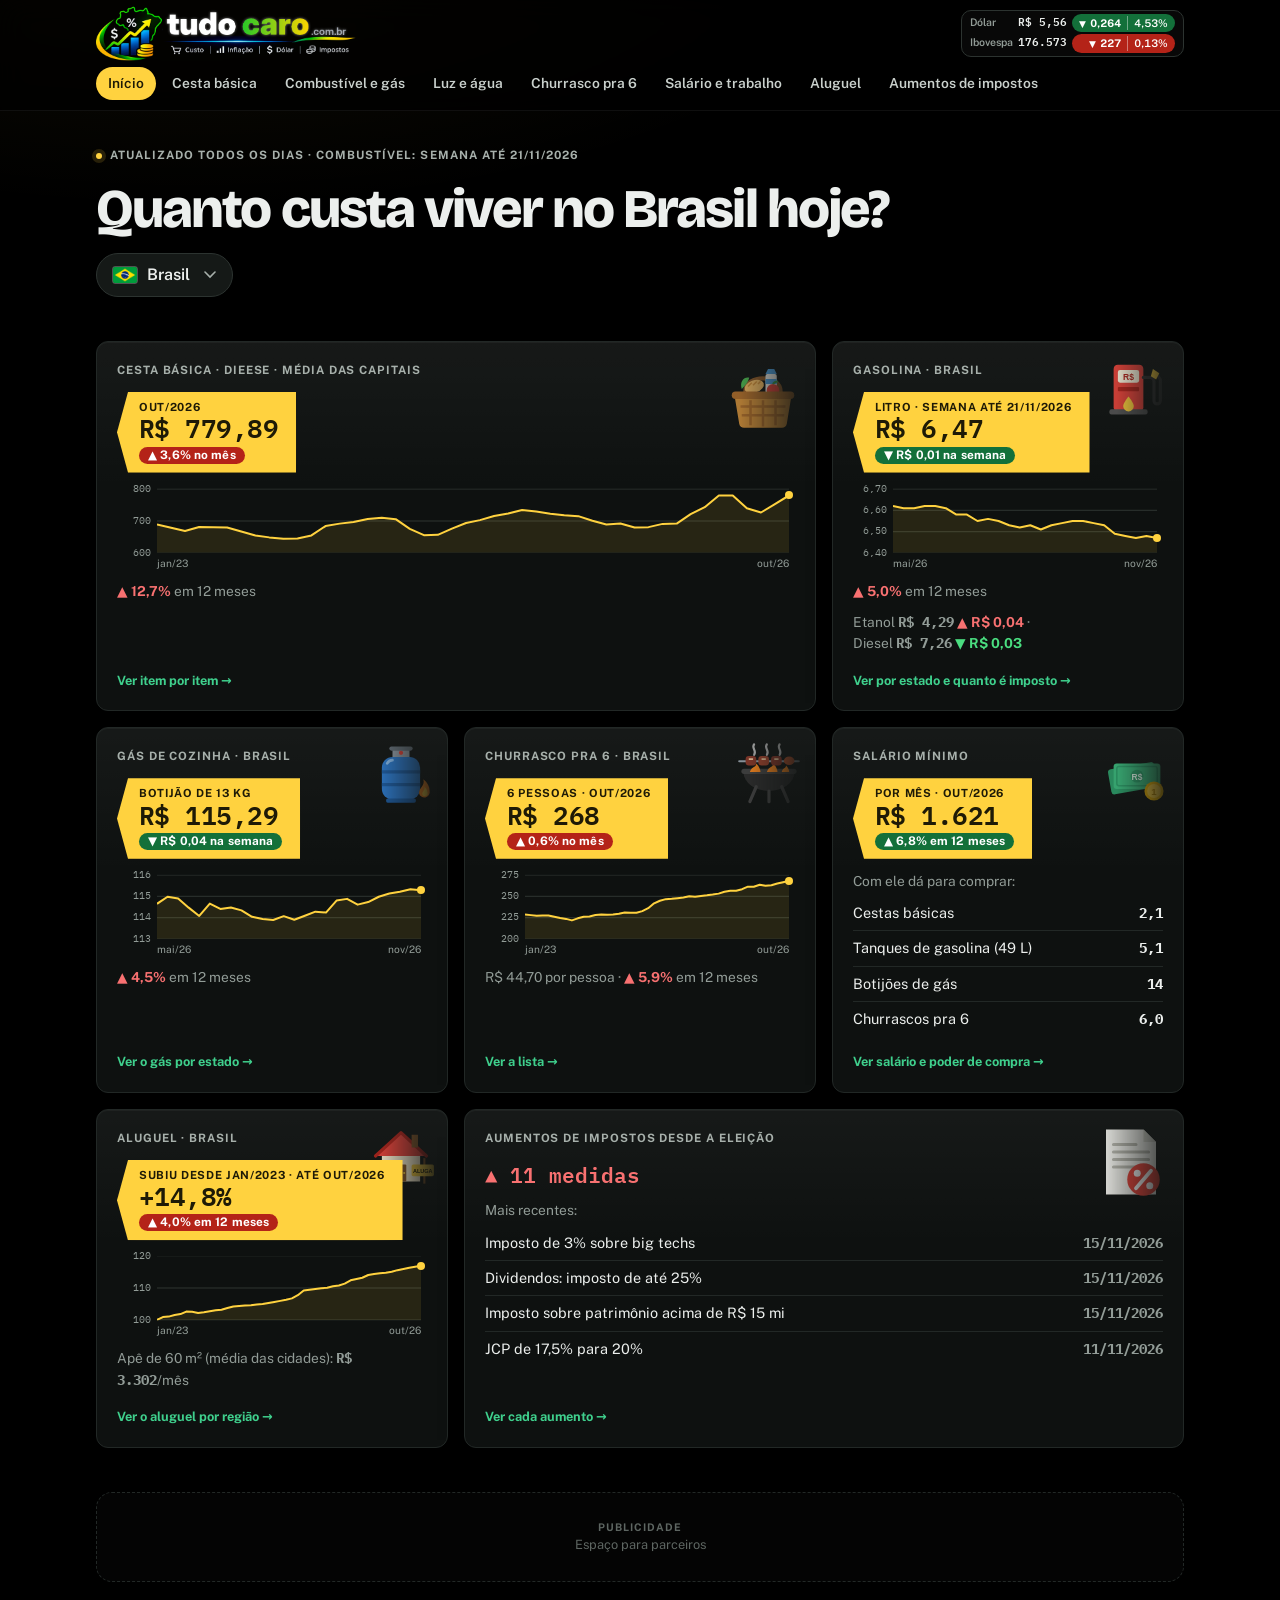
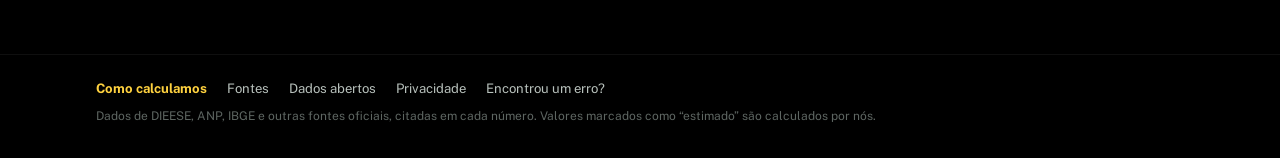
<file: index.html>
<!doctype html>
<html lang="pt-BR" data-repo="toim22/custo-de-vida-brasil">
<head>
<meta charset="utf-8">
<meta name="viewport" content="width=device-width, initial-scale=1, viewport-fit=cover">
<title>Tudo Caro · quanto custa viver no Brasil hoje</title>
<meta name="description" content="Preço da cesta básica, gasolina, gás de cozinha, churrasco e o que o salário mínimo compra, atualizado toda semana desde 2023, por estado.">
<meta name="theme-color" content="#000000">
<meta property="og:title" content="Tudo Caro">
<meta property="og:url" content="https://tudocaro.com.br/">
<meta property="og:image" content="https://tudocaro.com.br/assets/compartilhar.png">
<link rel="canonical" href="https://tudocaro.com.br/">
<meta property="og:description" content="Quanto custa viver no Brasil hoje? Cesta básica, combustível, gás, churrasco e salário mínimo, por estado.">
<link rel="preconnect" href="https://fonts.googleapis.com">
<link rel="stylesheet" href="https://fonts.googleapis.com/css2?family=Bricolage+Grotesque:opsz,wght@12..96,700;12..96,800&family=Public+Sans:wght@400;600;700&family=IBM+Plex+Mono:wght@500;600&display=swap">
<link rel="stylesheet" href="assets/estilo.css?v=20261118-desenhos">
<script src="assets/app.js?v=20261118-desenhos" defer></script>
</head>
<body>
<main class="wrap">

  <section class="bloco">
    <span class="eyebrow" id="atualizado">Atualizado todos os dias</span>
    <h1>Quanto custa viver no Brasil hoje?</h1>
    <div class="filtros">
      <label class="visually-hidden" for="local">Onde você mora</label>
      <select id="local"></select>
    </div>
  </section>

  <section class="painel" id="painel" aria-label="Resumo"></section>

  <div class="anuncio" role="complementary" aria-label="Publicidade"><div><b>Publicidade</b>Espaço para parceiros</div></div>

</main>

<script>
document.addEventListener("DOMContentLoaded", function () {
  var C = window.CVB;
  Promise.all([C.carregar("combustiveis"), C.carregar("cesta"), C.carregar("salario"), C.carregar("churrasco"), C.config("tanque"), C.carregar("aumentos-impostos"), C.carregar("aluguel")]).then(function (r) {
    var comb = r[0], cesta = r[1], sal = r[2], ch = r[3], tanque = r[4], imp = r[5], al = r[6];
    var litrosTanque = (tanque && tanque.litros) || 49;
    var sel = document.getElementById("local");
    var locais = comb ? Object.keys(comb.series) : ["BR"];
    C.seletorLocal(sel, locais, C.lembrar("local") || "BR");
    sel.addEventListener("change", function () { C.lembrar("local", sel.value); desenhar(); });

    function cestaDo(local) {
      if (!cesta || !cesta.capitais) return null;
      if (cesta.capitais[local]) return { nome: cesta.capitais[local].nome, total: cesta.capitais[local].total };
      var agg = cesta.agregados && cesta.agregados[local];
      if (agg) return { nome: "média " + (local === "BR" ? "das capitais" : "das capitais do " + C.nomeLocal(local)), total: agg.total };
      return null;
    }

    // selo dentro da etiqueta amarela: subiu (vermelho) ou desceu (verde); no salário é o contrário
    function selo(dif, texto, bomSubir) {
      if (dif === null || dif === undefined || isNaN(dif)) return "";
      var cls = C.classe(dif, bomSubir);
      return '<span class="selo-var ' + cls + '">' + (cls === "igual" ? "= " : dif > 0 ? "▲ " : "▼ ") + texto + "</span>";
    }
    function txtPct(v) { return Math.abs(v).toLocaleString("pt-BR", { minimumFractionDigits: 1, maximumFractionDigits: 1 }) + "%"; }

    function card(o) {
      return '<a class="card' + (o.destaque ? " destaque" : "") + '" href="' + o.href + '">' +
        '<span class="t">' + o.titulo + "</span>" +
        (o.valor ? '<span class="tag"><span class="lbl">' + o.rotulo + '</span><span class="val">' + o.valor + "</span>" + (o.selo || "") + "</span>" : "") +
        (o.corpo || "") + (o.linhas || []).map(function (l) { return '<span class="linha">' + l + "</span>"; }).join("") + (o.depois || "") +
        '<span class="ir">' + o.ir + " →</span></a>";
    }

    function desenhar() {
      var local = sel.value;
      var cards = [];
      var minimo = sal && C.ultimo(sal.serie) ? C.ultimo(sal.serie)[1] : null;
      var sc = comb && (comb.series[local] || comb.series.BR);
      var localComb = comb && comb.series[local] ? local : "BR";

      // Cesta básica
      var cb = cestaDo(local) || cestaDo("BR");
      if (cb && C.ultimo(cb.total)) {
        var u = C.ultimo(cb.total), a = C.anterior(cb.total);
        cards.push({ href: "cesta.html", destaque: true, titulo: "Cesta básica · DIEESE · " + cb.nome, rotulo: C.data(u[0]), valor: C.brl(u[1], 2),
          selo: a ? selo((u[1] / a[1] - 1) * 100, txtPct((u[1] / a[1] - 1) * 100) + " no mês") : "",
          corpo: C.mini(cb.total),
          linhas: [C.variacao(C.variacao12(cb.total)) + " em 12 meses"],
          ir: "Ver item por item" });
      } else cards.push({ href: "cesta.html", destaque: true, titulo: "Cesta básica · DIEESE", linhas: ["Entra na próxima coleta mensal."], ir: "Ver a cesta" });

      // Gasolina (com etanol e diesel numa linha)
      if (sc && C.ultimo(sc.gasolina)) {
        var g = sc.gasolina, ug = C.ultimo(g), ag = C.anterior(g);
        var outros = ["etanol", "diesel"].filter(function (p) { return C.ultimo(sc[p]); }).map(function (p) {
          var x = C.ultimo(sc[p]), y = C.anterior(sc[p]);
          return '<span class="nw">' + comb.produtos[p].nome.replace(" S10", "") + ' <b class="mono">' + C.brl(x[1], 2) + "</b> " + C.seta(x[1], y && y[1], function (v) { return C.brl(v, 2); }) + "</span>";
        });
        cards.push({ href: "combustiveis.html#gasolina", titulo: "Gasolina · " + C.nomeLocal(localComb), rotulo: "litro · semana até " + C.data(ug[0]), valor: C.brl(ug[1], 2),
          selo: ag ? selo(Math.abs(ug[1] - ag[1]) < 0.005 ? 0 : ug[1] - ag[1], C.brl(Math.abs(ug[1] - ag[1]), 2) + " na semana") : "",
          corpo: C.mini(g, 26), linhas: [C.variacao(C.variacao12(g)) + " em 12 meses"].concat(outros.length ? [outros.join(" · ")] : []),
          ir: "Ver por estado e quanto é imposto" });
      }
      // Gás de cozinha
      if (sc && C.ultimo(sc.glp)) {
        var b = sc.glp, ub = C.ultimo(b), ab = C.anterior(b);
        cards.push({ href: "combustiveis.html#glp", titulo: "Gás de cozinha · " + C.nomeLocal(localComb), rotulo: "botijão de 13 kg", valor: C.brl(ub[1], 2),
          selo: ab ? selo(Math.abs(ub[1] - ab[1]) < 0.005 ? 0 : ub[1] - ab[1], C.brl(Math.abs(ub[1] - ab[1]), 2) + " na semana") : "",
          corpo: C.mini(b, 26), linhas: [C.variacao(C.variacao12(b)) + " em 12 meses"],
          ir: "Ver o gás por estado" });
      }
      // Churrasco
      if (ch && ch.total) {
        var t = ch.total[local] || ch.total.BR, uc = C.ultimo(t);
        if (uc) cards.push({ href: "churrasco.html", titulo: "Churrasco pra 6 · " + C.nomeLocal(ch.total[local] ? local : "BR"), rotulo: "6 pessoas · " + C.data(uc[0]), valor: C.brl(uc[1], 0),
          selo: C.anterior(t) ? selo((uc[1] / C.anterior(t)[1] - 1) * 100, txtPct((uc[1] / C.anterior(t)[1] - 1) * 100) + " no mês") : "",
          corpo: C.mini(t), linhas: [C.brl(uc[1] / 6, 2) + " por pessoa · " + C.variacao(C.variacao12(t)) + " em 12 meses"], ir: "Ver a lista" });
      }
      // Salário mínimo e o que ele compra (no salário, subir é bom: verde)
      if (sal && C.ultimo(sal.serie)) {
        var ss = sal.serie.map(function (p) { return [p[0], p[1]]; }), us = C.ultimo(ss);
        var itens = [];
        if (cb && C.ultimo(cb.total)) itens.push(["Cestas básicas", C.numero(minimo / C.ultimo(cb.total)[1], 1)]);
        if (sc && C.ultimo(sc.gasolina)) itens.push(["Tanques de gasolina (" + litrosTanque + " L)", C.numero(minimo / (C.ultimo(sc.gasolina)[1] * litrosTanque), 1)]);
        if (sc && C.ultimo(sc.glp)) itens.push(["Botijões de gás", C.numero(minimo / C.ultimo(sc.glp)[1], 0)]);
        if (ch && ch.total && C.ultimo(ch.total[local] || ch.total.BR)) itens.push(["Churrascos pra 6", C.numero(minimo / C.ultimo(ch.total[local] || ch.total.BR)[1], 1)]);
        cards.push({ href: "trabalho.html", titulo: "Salário mínimo", rotulo: "por mês · " + C.data(us[0]), valor: C.brl(us[1], 0),
          selo: C.variacao12(ss) !== null ? selo(C.variacao12(ss), txtPct(C.variacao12(ss)) + " em 12 meses", true) : "",
          linhas: ["Com ele dá para comprar:"],
          corpo: "", depois: itens.length ? '<ul class="lista">' + itens.map(function (i) { return "<li><span>" + i[0] + "</span><b>" + i[1] + "</b></li>"; }).join("") + "</ul>" : "",
          ir: "Ver salário e poder de compra" });
      }
      // Aluguel: quanto subiu desde jan/2023 (IPCA aluguel residencial) e preço de um apê de 60 m² (FipeZap)
      if (al && al.ipca && al.ipca.locais) {
        var la = al.ipca.locais[local] ? local : "BR", li = al.ipca.locais[la].indice, ua = C.ultimo(li);
        var v12a = C.variacao12(li), fz = (al.fipezap && al.fipezap.cidades) || {};
        var cidAl = Object.keys(fz).filter(function (n) { return la === "BR" ? fz[n].media : fz[n].uf === la; }).sort(function (a, b) { return (fz[b].capital ? 1 : 0) - (fz[a].capital ? 1 : 0); })[0];
        var linhasAl = [];
        if (cidAl && C.ultimo(fz[cidAl].preco_m2)) linhasAl.push("Apê de 60 m² " + (fz[cidAl].media ? "(média das cidades)" : "em " + cidAl) + ': <b class="mono">' + C.brl(C.ultimo(fz[cidAl].preco_m2)[1] * (al.fipezap.area_referencia_m2 || 60), 0) + "</b>/mês");
        if (ua) cards.push({ href: "aluguel.html", titulo: "Aluguel · " + (la === "BR" ? "Brasil" : al.ipca.locais[la].area_ibge), rotulo: "subiu desde jan/2023 · até " + C.data(ua[0]),
          valor: C.pct(ua[1] - 100, 1), selo: v12a !== null ? selo(v12a, txtPct(v12a) + " em 12 meses") : "", corpo: C.mini(li), linhas: linhasAl, ir: "Ver o aluguel por região" });
      }
      // Aumentos de impostos desde o 2º turno
      if (imp && imp.itens && imp.itens.length) {
        var recentes = imp.itens.slice().sort(function (a, b) { return a.data < b.data ? 1 : -1; }).slice(0, 4);
        cards.push({ href: "aumentos-de-impostos.html", destaque: true, titulo: "Aumentos de impostos desde a eleição",
          corpo: '<span class="v sobe">▲ ' + imp.itens.length + " medidas</span>",
          linhas: ["Mais recentes:"],
          depois: '<ul class="lista">' + recentes.map(function (i) { return '<li><span>' + i.titulo + '</span><b class="muted">' + C.data(i.data) + "</b></li>"; }).join("") + "</ul>",
          ir: "Ver cada aumento" });
      }
      document.getElementById("painel").innerHTML = cards.map(card).join("");
      var ult = sc && C.ultimo(sc.gasolina);
      document.getElementById("atualizado").textContent = ult ? "Atualizado todos os dias · combustível: semana até " + C.data(ult[0]) : "Atualizado todos os dias";
    }
    desenhar();
  });
});
</script>
</body>
</html>
</file>
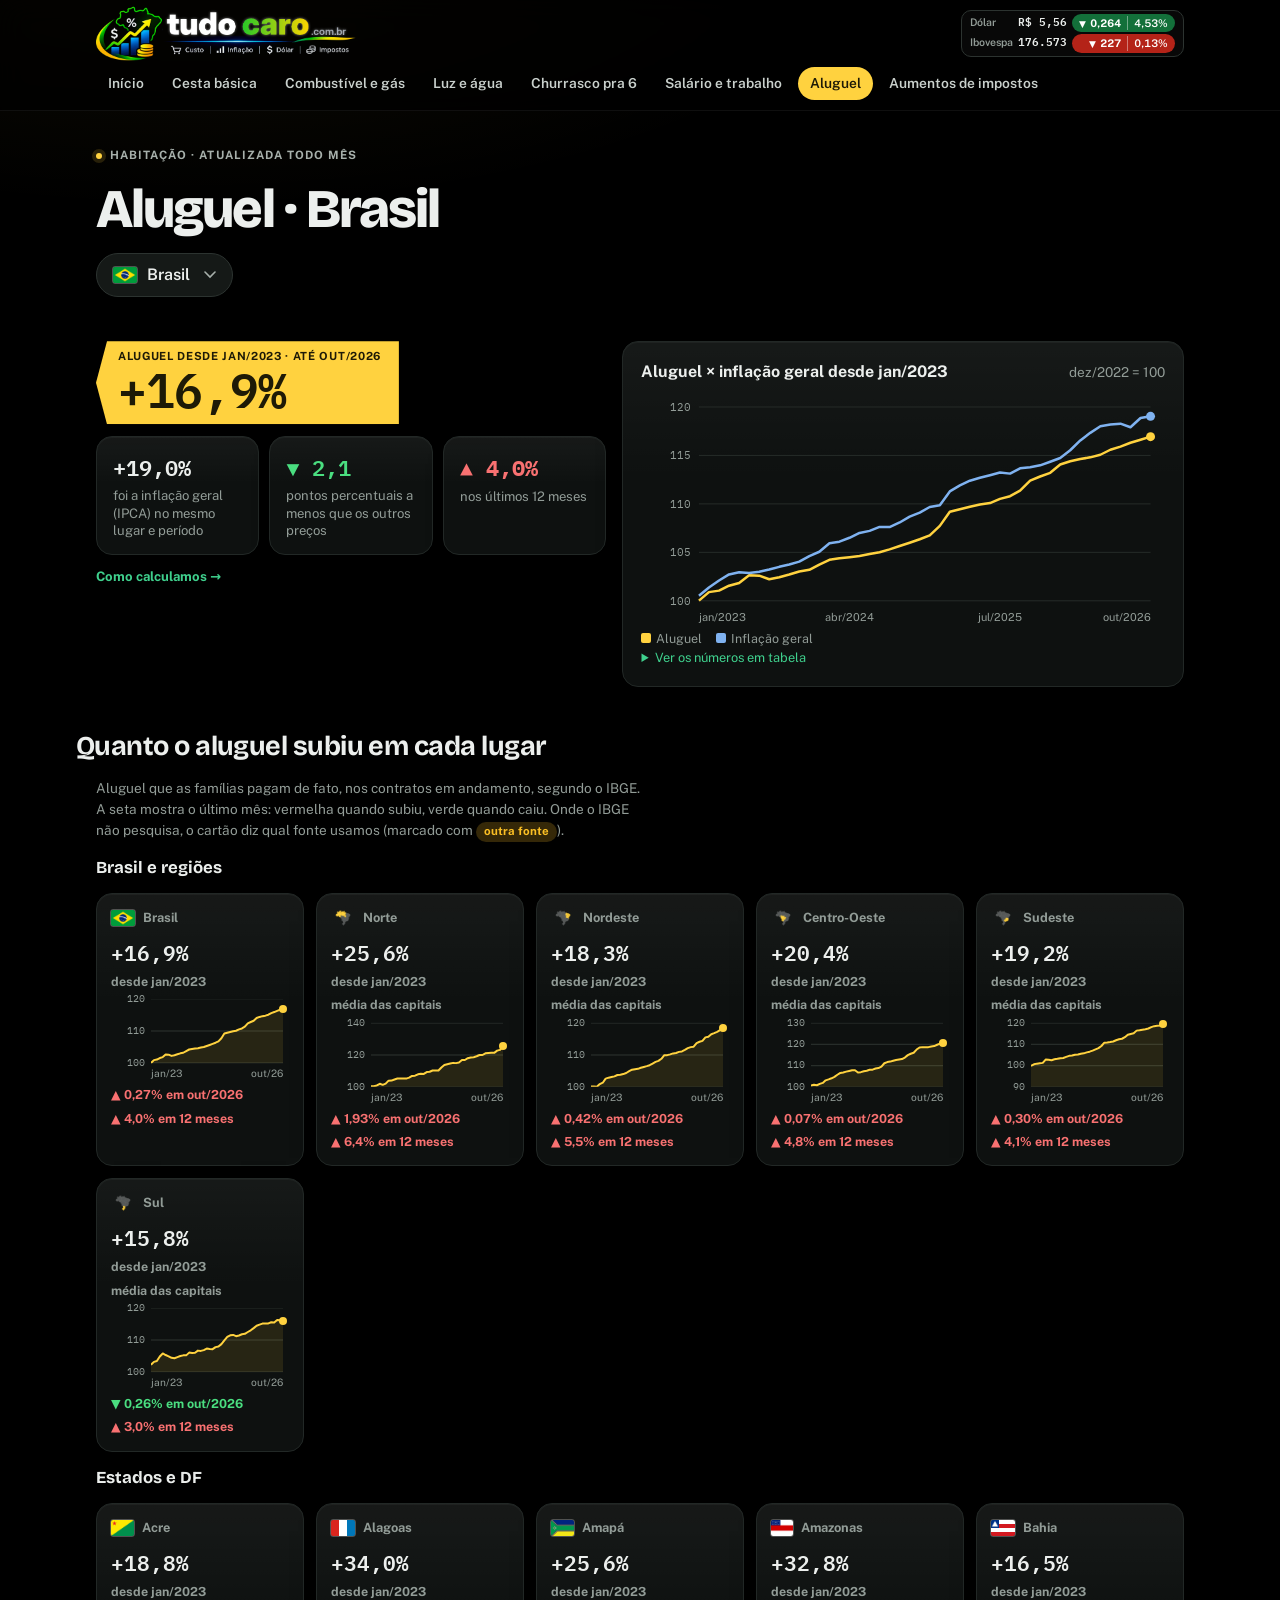
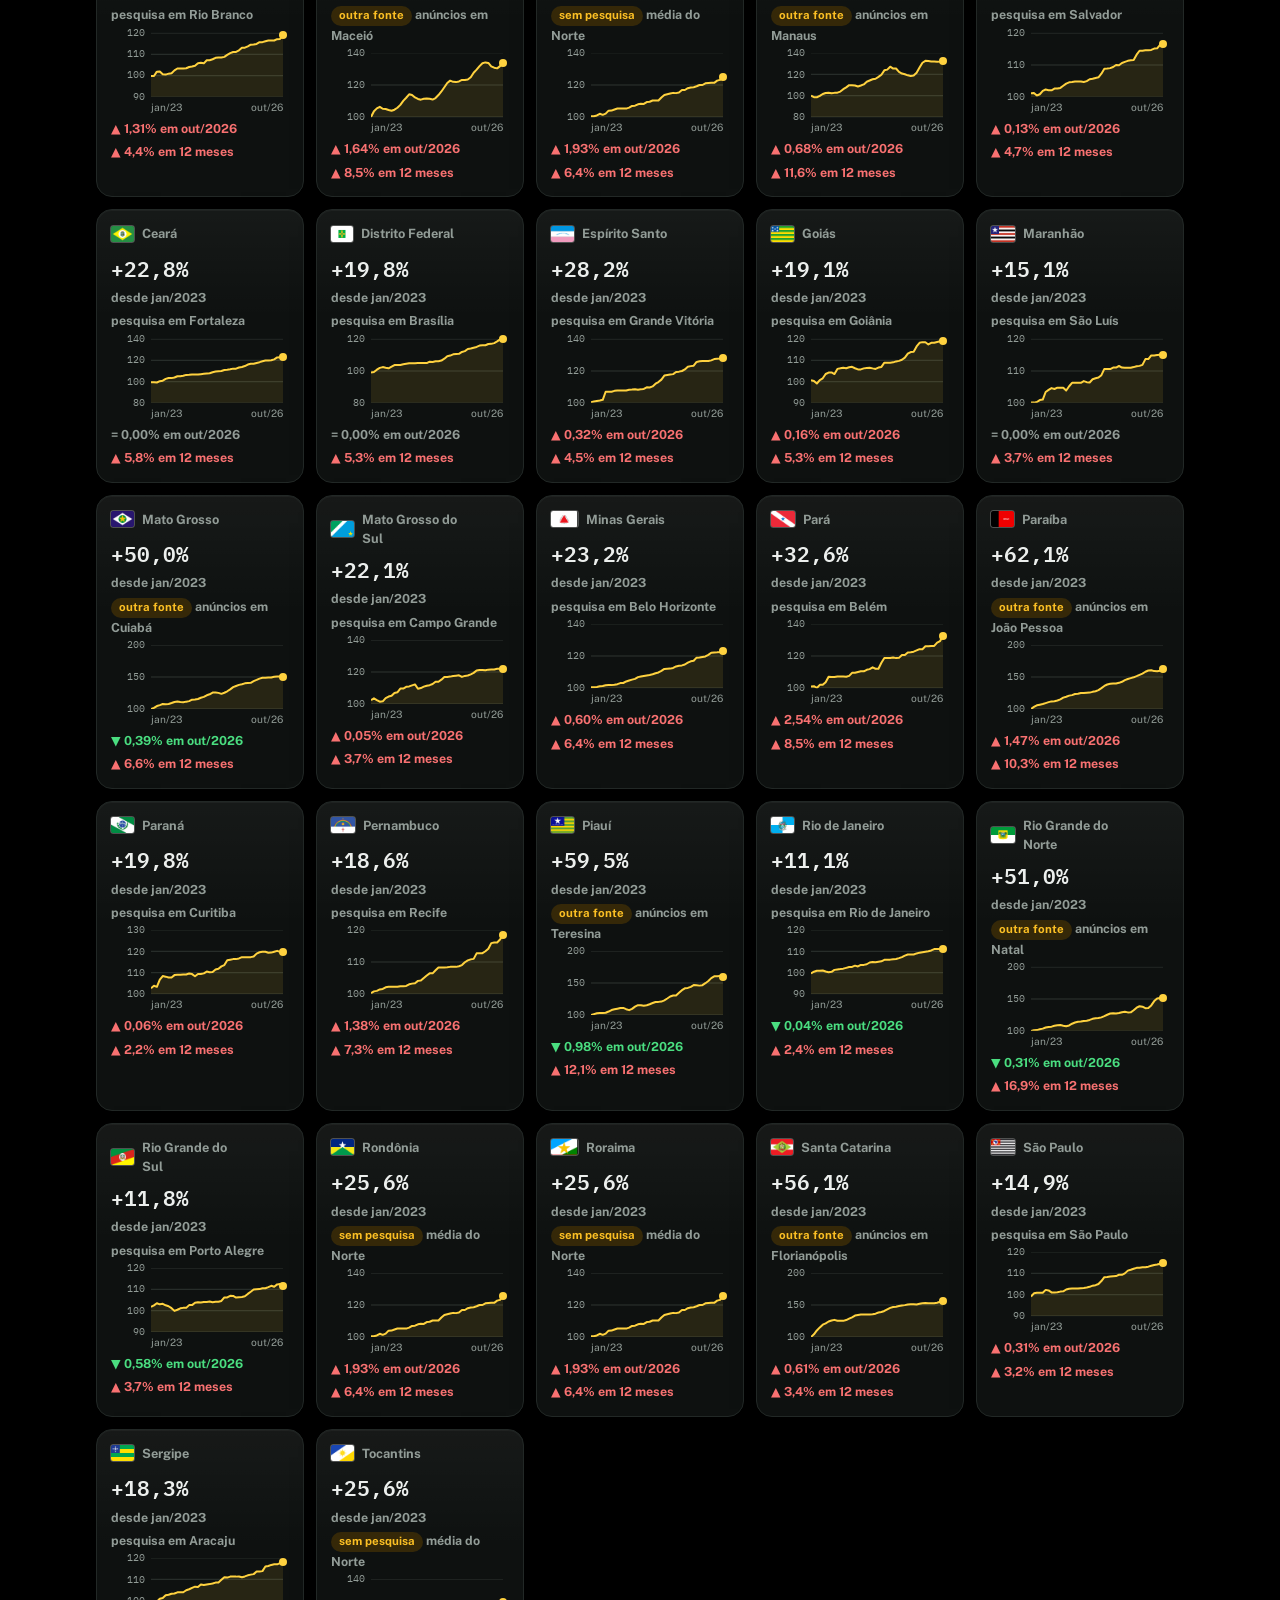
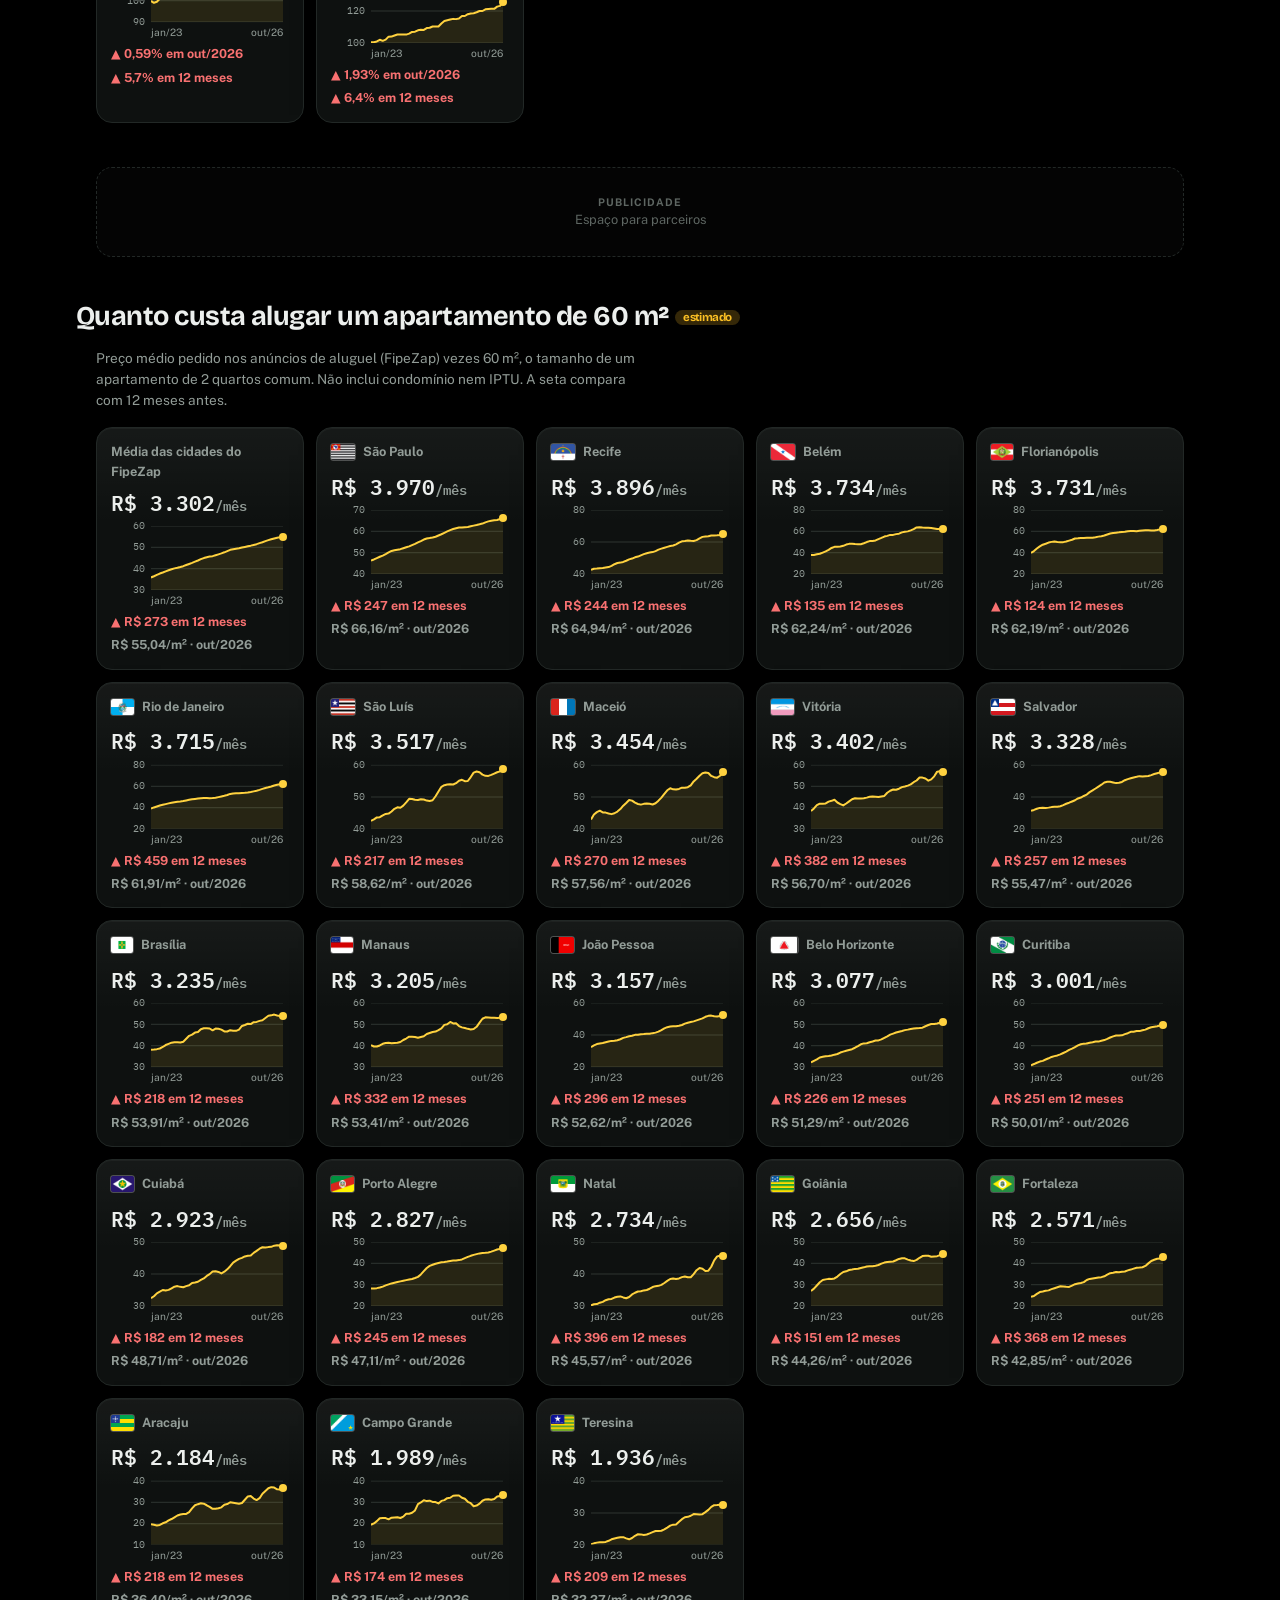
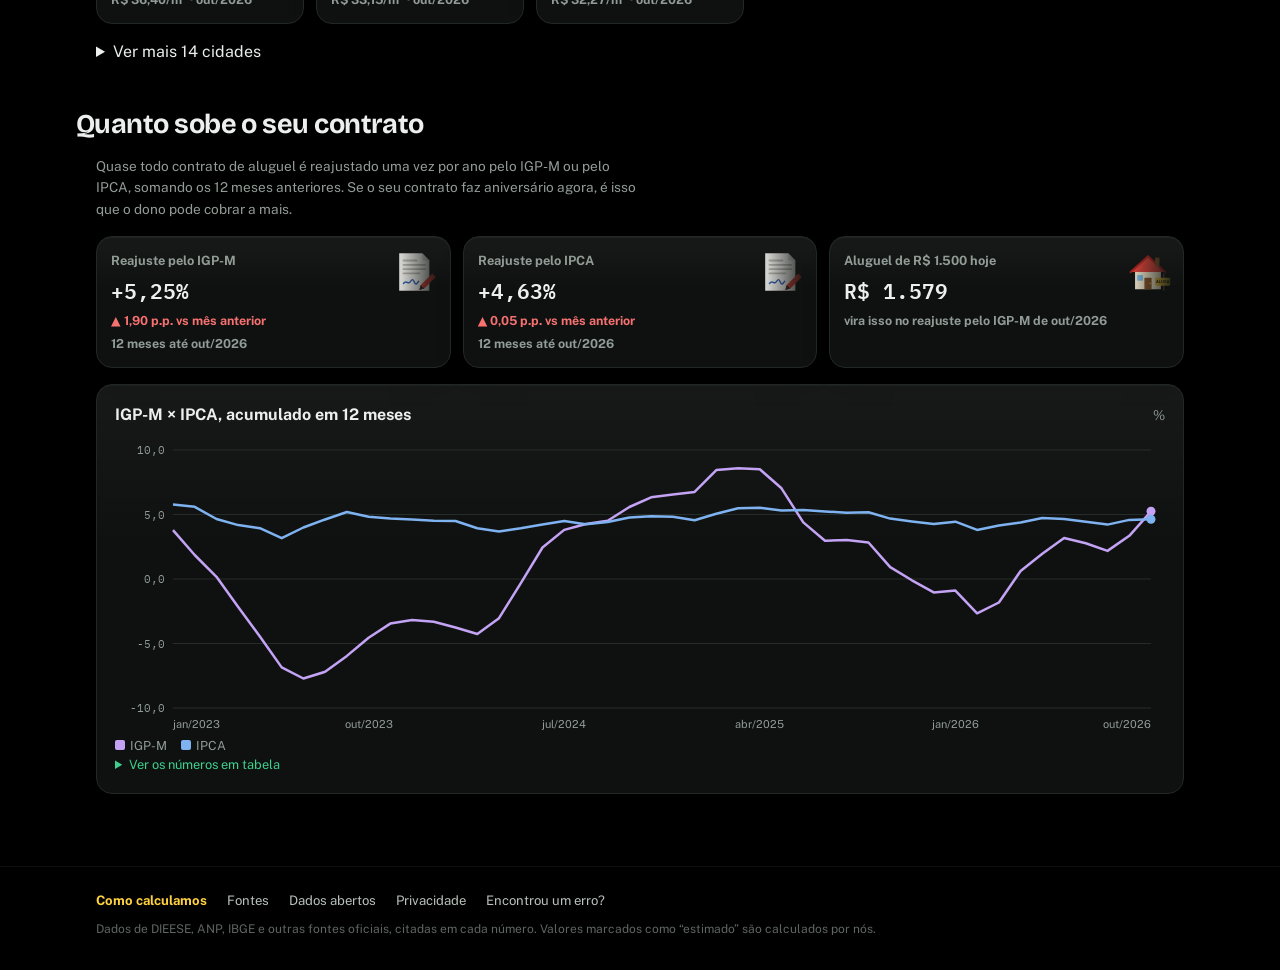
<file: aluguel.html>
<!doctype html>
<html lang="pt-BR" data-repo="toim22/custo-de-vida-brasil">
<head>
<meta charset="utf-8">
<meta name="viewport" content="width=device-width, initial-scale=1, viewport-fit=cover">
<title>Aluguel: quanto subiu desde 2023 · Tudo Caro</title>
<meta name="description" content="Quanto o aluguel subiu desde janeiro de 2023 no Brasil e em cada região, quanto custa alugar um apartamento de 60 m² e quanto o seu contrato sobe pelo IGP-M ou pelo IPCA.">
<meta name="theme-color" content="#000000">
<link rel="preconnect" href="https://fonts.googleapis.com">
<link rel="stylesheet" href="https://fonts.googleapis.com/css2?family=Bricolage+Grotesque:opsz,wght@12..96,700;12..96,800&family=Public+Sans:wght@400;600;700&family=IBM+Plex+Mono:wght@500;600&display=swap">
<link rel="stylesheet" href="assets/estilo.css?v=20261118-desenhos">
<script src="assets/app.js?v=20261118-desenhos" defer></script>
</head>
<body>
<main class="wrap">
  <section class="bloco">
    <span class="eyebrow">Habitação · atualizada todo mês</span>
    <h1 id="titulo">Aluguel</h1>
    <div class="filtros"><label class="visually-hidden" for="local">Local</label><select id="local"></select></div>
  </section>

  <section class="bloco heroi" id="bloco-heroi">
    <div class="stack">
      <span class="tag grande"><span class="lbl" id="lbl">aluguel desde jan/2023</span><span class="val" id="val">—</span></span>
      <div class="fatos" id="fatos"></div>
      <p class="aviso small" id="aviso-local" hidden></p>
      <a class="como" href="como-calculamos.html#aluguel">Como calculamos →</a>
    </div>
    <div class="grafico"><div class="cab"><b>Aluguel × inflação geral desde jan/2023</b><span class="small">dez/2022 = 100</span></div><div id="g"></div></div>
  </section>

  <section class="bloco">
    <h2>Quanto o aluguel subiu em cada lugar</h2>
    <p class="small read">Aluguel que as famílias pagam de fato, nos contratos em andamento, segundo o IBGE. A seta mostra o último mês: vermelha quando subiu, verde quando caiu. Onde o IBGE não pesquisa, o cartão diz qual fonte usamos (marcado com <span class="selo">outra fonte</span>).</p>
    <h3>Brasil e regiões</h3>
    <div class="cards" id="regioes"></div>
    <h3>Estados e DF</h3>
    <div class="cards" id="estados"></div>
  </section>

  <div class="anuncio" role="complementary" aria-label="Publicidade"><div><b>Publicidade</b>Espaço para parceiros</div></div>

  <section class="bloco">
    <h2>Quanto custa alugar um apartamento de 60 m² <span class="selo">estimado</span></h2>
    <p class="small read">Preço médio pedido nos anúncios de aluguel (FipeZap) vezes 60 m², o tamanho de um apartamento de 2 quartos comum. Não inclui condomínio nem IPTU. A seta compara com 12 meses antes.</p>
    <div class="cards" id="cidades"></div>
  </section>

  <section class="bloco">
    <h2>Quanto sobe o seu contrato</h2>
    <p class="small read">Quase todo contrato de aluguel é reajustado uma vez por ano pelo IGP-M ou pelo IPCA, somando os 12 meses anteriores. Se o seu contrato faz aniversário agora, é isso que o dono pode cobrar a mais.</p>
    <div class="cards" id="reajuste"></div>
    <div class="grafico"><div class="cab"><b>IGP-M × IPCA, acumulado em 12 meses</b><span class="small">%</span></div><div id="g-reajuste"></div></div>
  </section>
</main>

<script>
document.addEventListener("DOMContentLoaded", function () {
  var C = window.CVB;
  function card(t, v, d) { return '<div class="card"><span class="t">' + t + '</span><span class="v">' + v + "</span>" + d + "</div>"; }
  function setaPct(v, texto) { return C.variacao(v, { casas: 2, sufixo: " " + texto }); }
  function nomeComBandeira(nome, uf) { return uf ? '<span class="uf">' + C.bandeira(uf) + nome + "</span>" : nome; }
  function desde2023(indice) { var u = C.ultimo(indice); return u ? u[1] - 100 : null; }
  function vazio(id, txt) { document.getElementById(id).innerHTML = '<p class="aviso" style="grid-column:1/-1">' + txt + "</p>"; }

  C.carregar("aluguel").then(function (al) {
    if (!al) {
      document.getElementById("bloco-heroi").innerHTML = '<p class="aviso">Os dados de aluguel aparecem depois da próxima coleta do robô.</p>';
      ["regioes", "cidades", "reajuste"].forEach(function (id) { vazio(id, "Aparece depois da primeira coleta."); });
      return;
    }
    var locais = al.ipca.locais, sel = document.getElementById("local");
    C.seletorLocal(sel, Object.keys(locais), C.lembrar("local") || "BR");
    if (!locais[sel.value]) sel.value = "BR";
    sel.addEventListener("change", function () { C.lembrar("local", sel.value); desenhar(); });

    // contrato: IGP-M e IPCA de 12 meses
    var rj = al.reajuste || {}, ig = C.ultimo(rj.igpm), ip = C.ultimo(rj.ipca);
    if (ig || ip) {
      var c = [];
      [["IGP-M", rj.igpm, ig], ["IPCA", rj.ipca, ip]].forEach(function (x) {
        if (!x[2]) return;
        var ant = C.anterior(x[1]);
        c.push(card("Reajuste pelo " + x[0], C.pct(x[2][1], 2),
          C.seta(x[2][1], ant ? ant[1] : null, function (v) { return C.numero(v, 2); }, " p.p. vs mês anterior") +
          '<span class="d igual">12 meses até ' + C.data(x[2][0]) + "</span>"));
      });
      c.push(card("Aluguel de R$ 1.500 hoje", C.brl(1500 * (1 + (ig ? ig[1] : ip[1]) / 100), 0), '<span class="d igual">vira isso no reajuste pelo ' + (ig ? "IGP-M" : "IPCA") + " de " + C.data((ig || ip)[0]) + "</span>"));
      document.getElementById("reajuste").innerHTML = c.join("");
      C.grafico(document.getElementById("g-reajuste"), [
        { nome: "IGP-M", pontos: rj.igpm || [], cor: "#C4A3F5" },
        { nome: "IPCA", pontos: rj.ipca || [], cor: "#7FB2F0" }
      ], { fmtY: function (v) { return C.numero(v, 1); }, marcos: [["2027-01", "novo mandato"]] });
    } else vazio("reajuste", "Os índices de reajuste aparecem depois da próxima coleta.");

    // cards por região do IPCA
    function cartaoLocal(k) {
      var l = locais[k], u = C.ultimo(l.variacao);
      var icone = k === "BR" ? C.bandeira("BR") : C.REGIOES[k] ? C.iconeRegiao(k) : C.bandeira(k);
      var onde = l.fonte === "ipca" && k !== "BR" ? '<span class="d igual" style="white-space:normal">pesquisa em ' + l.area_ibge.split(" - ")[0] + "</span>"
        : l.fonte === "fipezap" ? '<span class="d igual" style="white-space:normal"><span class="selo">outra fonte</span> anúncios em ' + l.area_ibge.split(" - ")[0] + "</span>"
        : l.fonte === "regiao" ? '<span class="d igual" style="white-space:normal"><span class="selo">sem pesquisa</span> média do ' + C.nomeLocal(C.UFS[k][1]) + "</span>"
        : l.fonte === "media" ? '<span class="d igual" style="white-space:normal">média das capitais</span>' : "";
      return card('<span class="uf">' + icone + C.nomeLocal(k) + "</span>", C.pct(desde2023(l.indice), 1),
        '<span class="d igual">desde ' + C.data(l.indice[0][0] <= "2023-01" ? "2023-01" : l.indice[0][0]) + "</span>" + onde + C.mini(l.indice) +
        setaPct(u ? u[1] : null, "em " + (u ? C.data(u[0]) : "")) + C.variacao(C.variacao12(l.indice), { sufixo: " em 12 meses" }));
    }
    document.getElementById("regioes").innerHTML = ["BR"].concat(Object.keys(C.REGIOES)).filter(function (k) { return locais[k]; }).map(cartaoLocal).join("");
    document.getElementById("estados").innerHTML = Object.keys(C.UFS).filter(function (k) { return locais[k]; })
      .sort(function (a, b) { return C.nomeLocal(a).localeCompare(C.nomeLocal(b), "pt"); }).map(cartaoLocal).join("") ||
      '<p class="aviso" style="grid-column:1/-1">Os estados aparecem depois da próxima coleta.</p>';

    // FipeZap: apartamento de 60 m²
    var fz = al.fipezap || {}, area = fz.area_referencia_m2 || 60, cid = fz.cidades || {};
    var nomes = Object.keys(cid).sort(function (a, b) {
      if (cid[a].media !== cid[b].media) return cid[a].media ? -1 : 1;  // a média de todas as cidades primeiro
      return C.ultimo(cid[b].preco_m2)[1] - C.ultimo(cid[a].preco_m2)[1];
    });
    function cartaoCidade(n) {
      var s = cid[n].preco_m2, u = C.ultimo(s), base = C.valorEm(s, (+u[0].slice(0, 4) - 1) + u[0].slice(4));
      return card(nomeComBandeira(n, cid[n].uf), C.brl(u[1] * area, 0) + '<span class="small muted">/mês</span>',
        C.mini(s) + C.seta(u[1] * area, base ? base * area : null, function (v) { return C.brl(v, 0); }, " em 12 meses") +
        '<span class="d igual">' + C.brl(u[1], 2) + "/m² · " + C.data(u[0]) + "</span>");
    }
    if (nomes.length) {
      // capitais e a média aparecem direto; as outras cidades ficam num "ver mais", para a página não ficar enorme
      var principais = nomes.filter(function (n) { return cid[n].media || cid[n].capital || cid[n].capital === undefined; });
      var outras = nomes.filter(function (n) { return principais.indexOf(n) < 0; });
      document.getElementById("cidades").innerHTML = principais.map(cartaoCidade).join("");
      if (outras.length) {
        var det = document.createElement("details");
        det.innerHTML = "<summary>Ver mais " + outras.length + ' cidades</summary><div class="cards" style="margin-top:12px">' + outras.map(cartaoCidade).join("") + "</div>";
        document.getElementById("cidades").after(det);
      }
    } else vazio("cidades", "O preço dos anúncios (FipeZap) aparece depois da próxima coleta.");

    function desenhar() {
      var k = locais[sel.value] ? sel.value : "BR", l = locais[k];
      var nome = C.nomeLocal(k);
      var av = document.getElementById("aviso-local");
      av.hidden = !l.aviso; av.textContent = l.aviso || "";
      document.getElementById("titulo").textContent = "Aluguel · " + nome;
      var sub = desde2023(l.indice), geral = desde2023(l.indice_geral), u = C.ultimo(l.indice);
      document.getElementById("lbl").textContent = "aluguel desde jan/2023 · até " + C.data(u && u[0]);
      document.getElementById("val").textContent = C.pct(sub, 1);
      var f = [];
      if (geral !== null) f.push('<div class="fato"><span class="num">' + C.pct(geral, 1) + "</span><span>foi a inflação geral (IPCA) " + (l.fonte === "ipca" ? "no mesmo lugar e período" : "na região, no mesmo período") + "</span></div>");
      if (geral !== null && sub !== null) f.push('<div class="fato"><span class="num ' + C.classe(sub - geral) + '">' + (sub > geral ? "▲ " : "▼ ") + C.numero(Math.abs(sub - geral), 1) + "</span><span>pontos percentuais " + (sub > geral ? "a mais" : "a menos") + " que os outros preços</span></div>");
      var v12 = l.variacao.slice(-12).reduce(function (a, p) { return a * (1 + p[1] / 100); }, 1);
      if (l.variacao.length >= 12) f.push('<div class="fato"><span class="num">' + C.variacao((v12 - 1) * 100) + "</span><span>nos últimos 12 meses</span></div>");
      document.getElementById("fatos").innerHTML = f.join("");
      C.grafico(document.getElementById("g"), [
        { nome: "Aluguel", pontos: l.indice, cor: "#FFD23F" },
        { nome: "Inflação geral", pontos: l.indice_geral, cor: "#7FB2F0" }
      ], { fmtY: function (v) { return C.numero(v, 0); }, marcos: [["2027-01", "novo mandato"]] });
    }
    desenhar();
  });
});
</script>
</body>
</html>
</file>
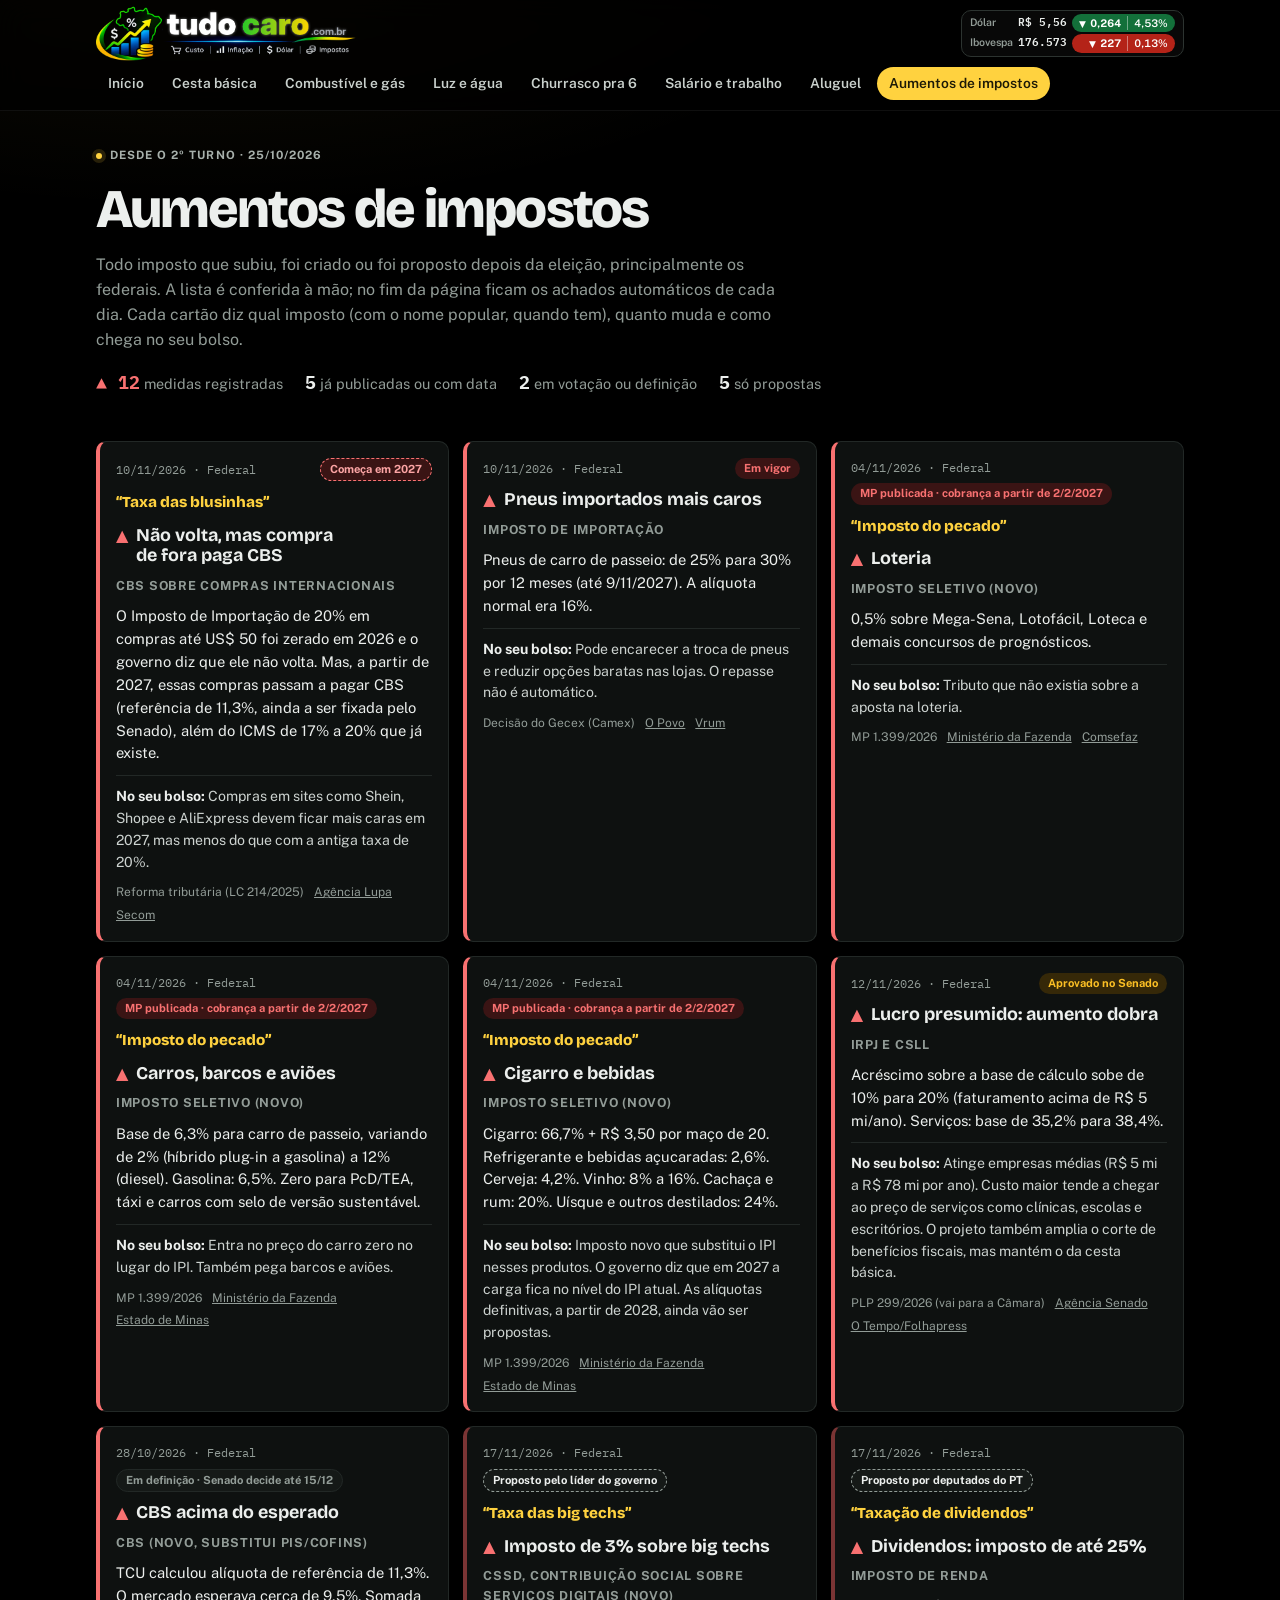
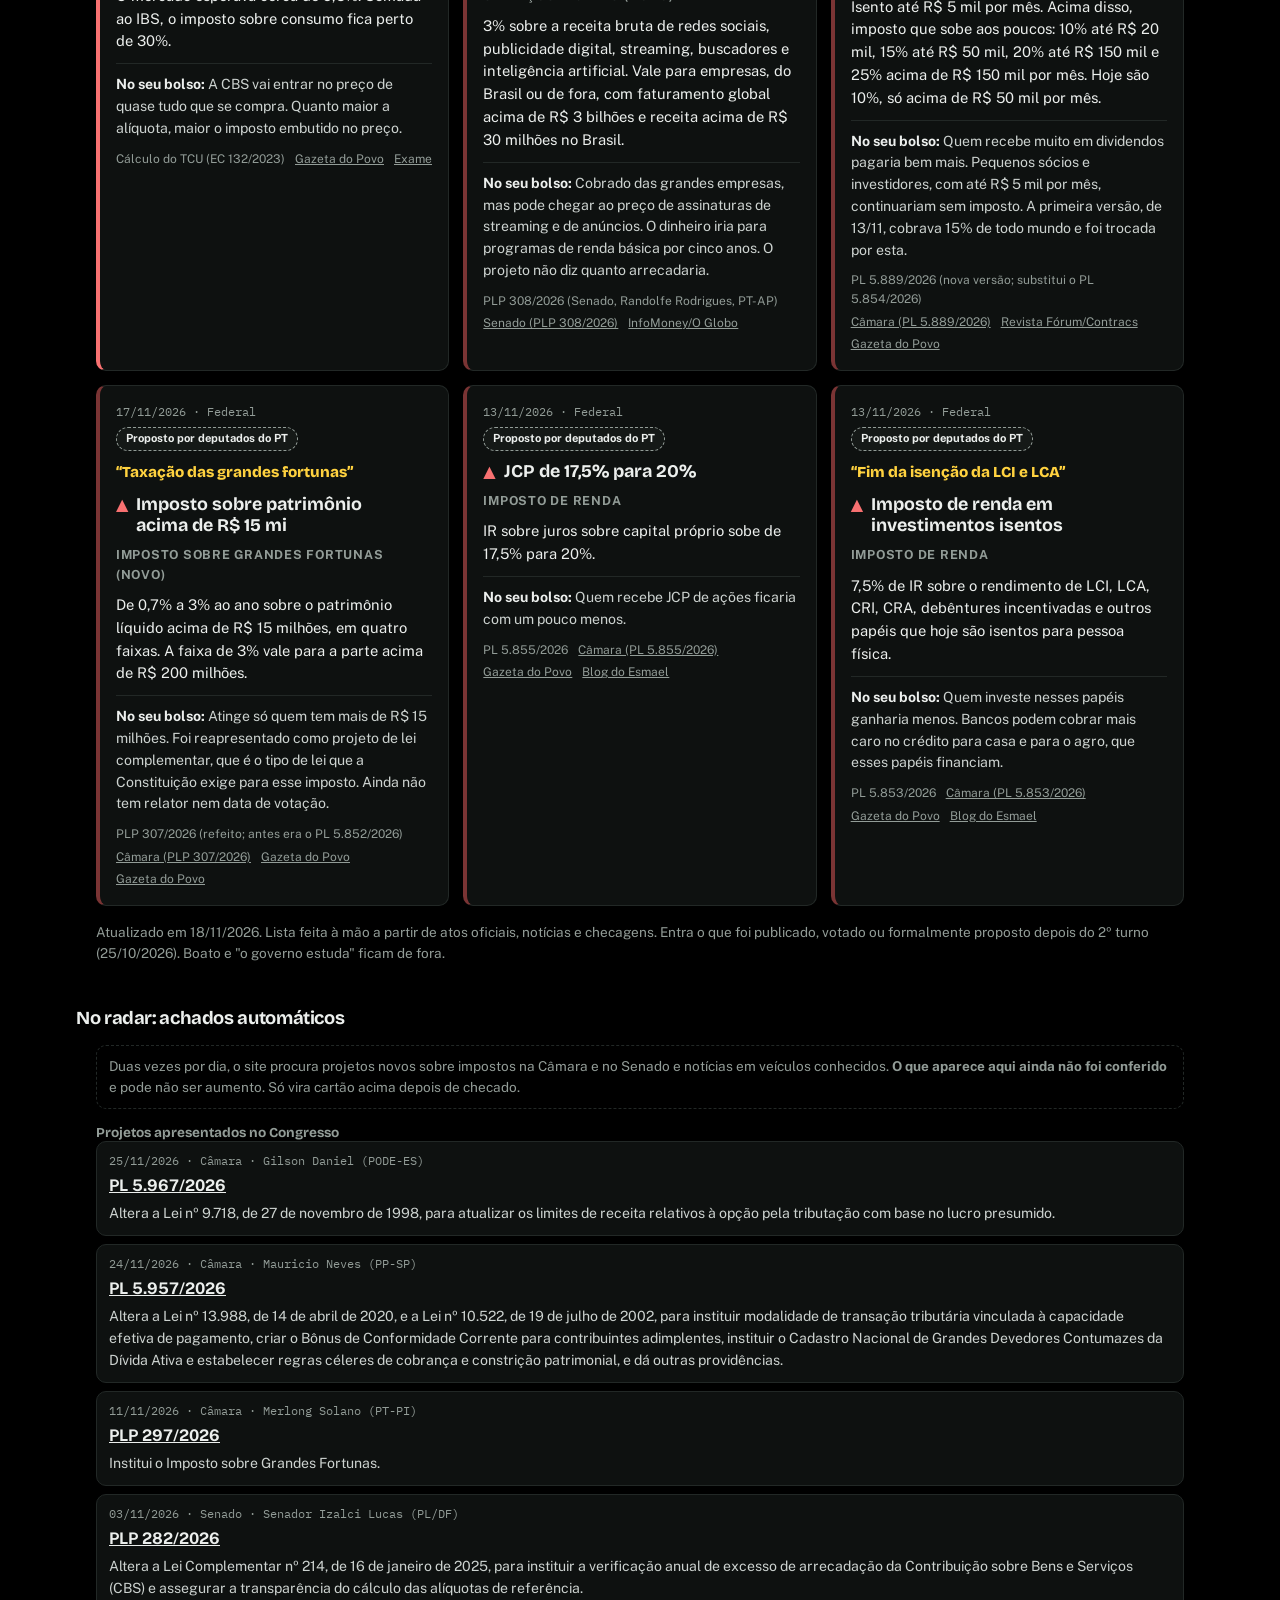
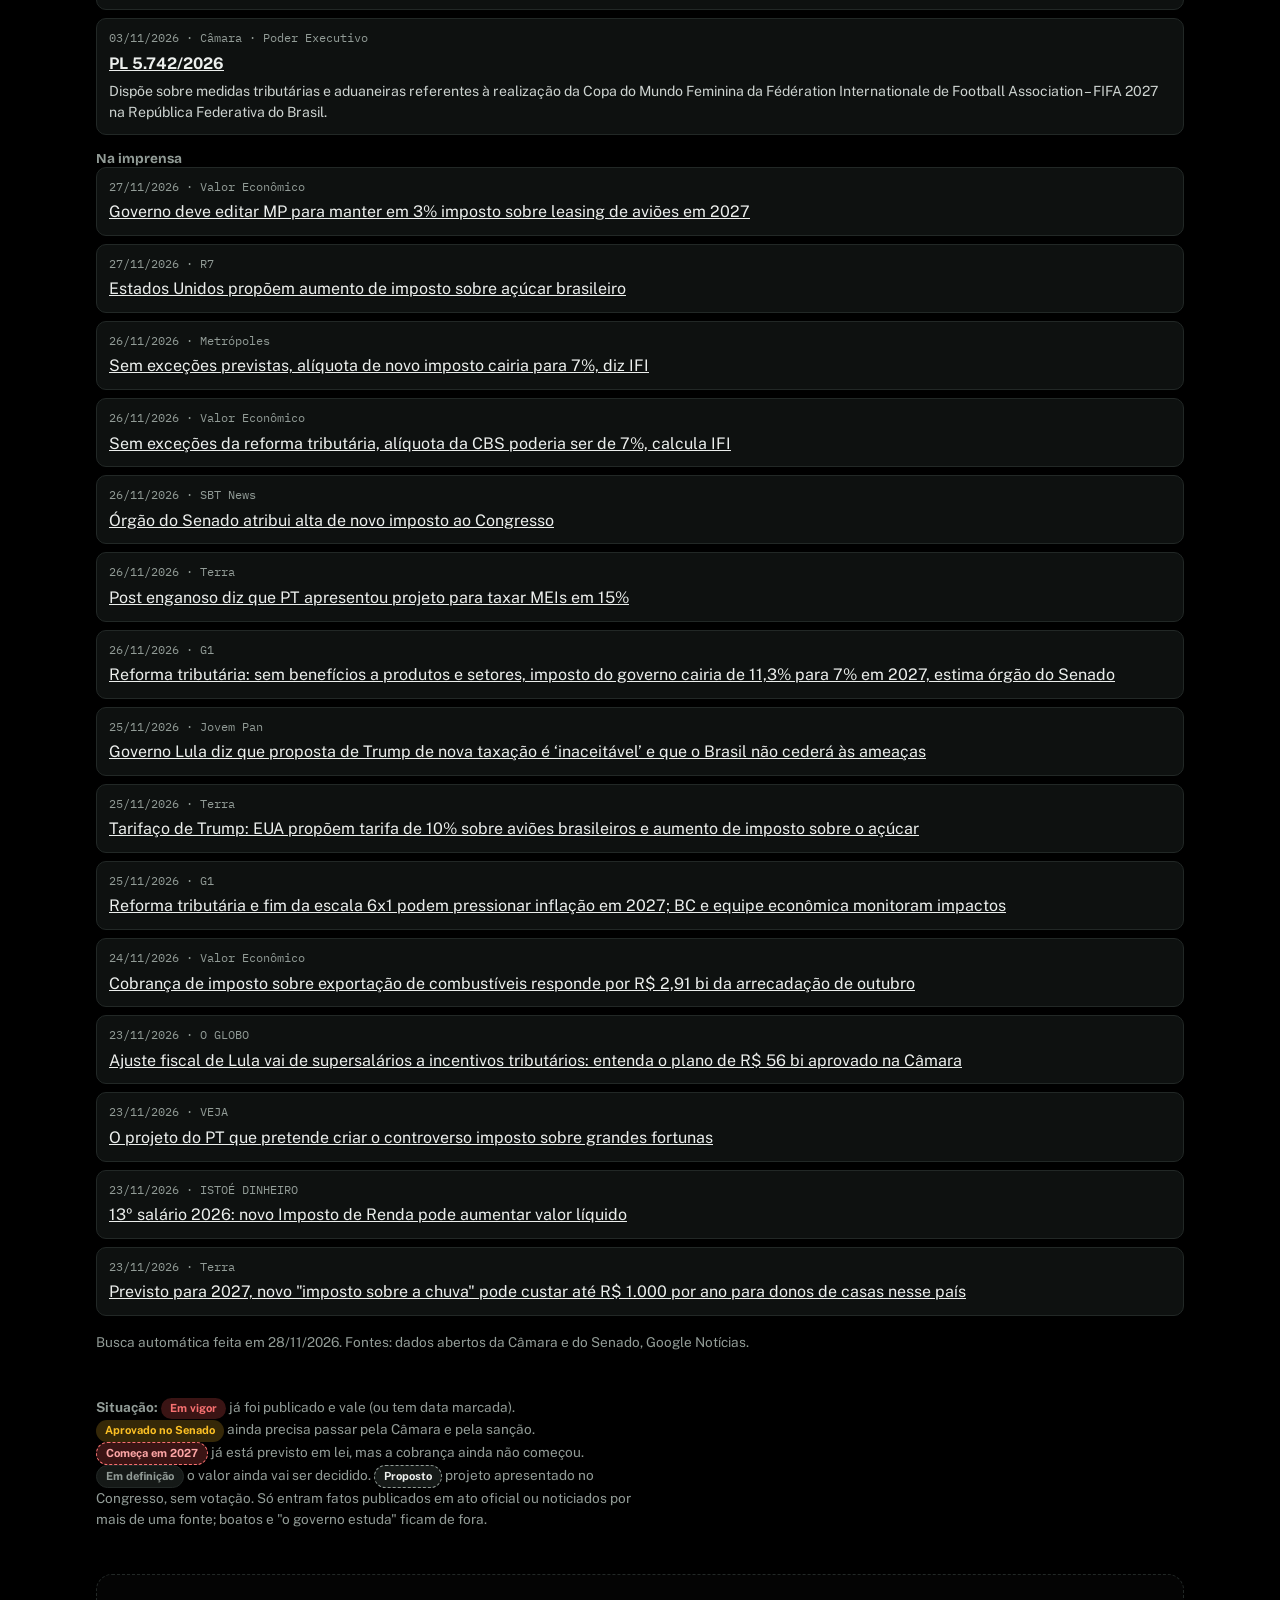
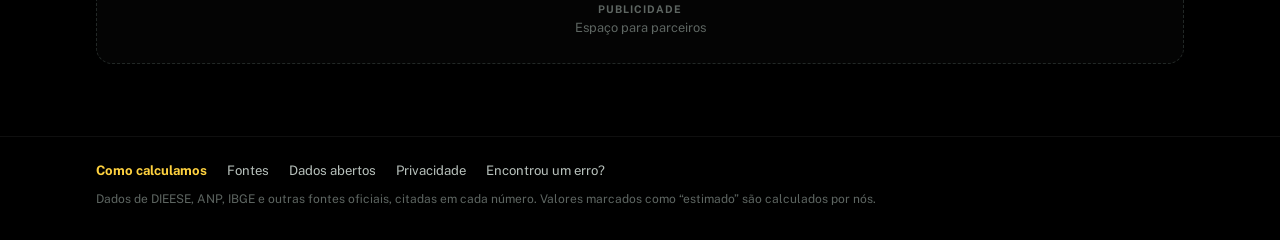
<file: aumentos-de-impostos.html>
<!doctype html>
<html lang="pt-BR" data-repo="toim22/custo-de-vida-brasil">
<head>
<meta charset="utf-8">
<meta name="viewport" content="width=device-width, initial-scale=1, viewport-fit=cover">
<title>Aumentos de impostos desde a eleição · Tudo Caro</title>
<meta name="description" content="Todos os impostos que subiram ou foram criados desde o 2º turno de 2026, com os valores, a situação de cada um e como afetam o seu bolso.">
<meta name="theme-color" content="#000000">
<link rel="preconnect" href="https://fonts.googleapis.com">
<link rel="stylesheet" href="https://fonts.googleapis.com/css2?family=Bricolage+Grotesque:opsz,wght@12..96,700;12..96,800&family=Public+Sans:wght@400;600;700&family=IBM+Plex+Mono:wght@500;600&display=swap">
<link rel="stylesheet" href="assets/estilo.css?v=20261118-desenhos">
<script src="assets/app.js?v=20261118-desenhos" defer></script>
<style>
  .aumentos { display: grid; grid-template-columns: repeat(auto-fill, minmax(300px, 1fr)); gap: 14px; }
  .aumento { background: var(--surface); border: 1px solid var(--line); border-left: 4px solid var(--up); border-radius: 10px; padding: 16px; display: grid; gap: 10px; align-content: start; min-width: 0; }
  .aumento .topo-card { display: flex; flex-wrap: wrap; gap: 6px 10px; align-items: center; justify-content: space-between; }
  .aumento .quando { font-family: var(--f-mono); font-size: .78rem; color: var(--muted); }
  .aumento h3 { font-size: 1.12rem; display: flex; gap: 8px; align-items: baseline; }
  .aumento h3 .seta { color: var(--up); font-size: .9em; }
  .aumento .imp { font-size: .78rem; font-weight: 700; color: var(--muted); text-transform: uppercase; letter-spacing: .06em; }
  .aumento .valores { font-size: .92rem; }
  .aumento .efeito { font-size: .88rem; color: #CDD3D0; border-top: 1px solid var(--line); padding-top: 10px; }
  .aumento .efeito b { color: var(--ink); }
  .aumento .pe { font-size: .75rem; color: var(--muted); display: flex; flex-wrap: wrap; gap: 4px 10px; }
  .aumento .pe a { color: var(--muted); }
  .st { display: inline-block; font-size: .7rem; font-weight: 700; padding: 2px 9px; border-radius: 999px; white-space: nowrap; }
  .st.vigor { background: #3A1414; color: var(--up); }
  .st.tramitando { background: var(--warn-bg); color: var(--warn); }
  .st.anunciado { background: #3A1414; color: #FCA5A5; border: 1px dashed var(--up); }
  .st.proposto { background: var(--surface-2); color: var(--ink); border: 1px dashed var(--muted); }
  .aumento .apelido { font-family: var(--f-display); font-size: .95rem; font-weight: 800; color: var(--tag); }
  .aumento.fraco { border-left-color: #7A3434; }
  .st.debate { background: var(--surface-2); color: var(--muted); border: 1px solid var(--line); }
  .resumo-imp { display: flex; flex-wrap: wrap; gap: 8px 22px; font-size: .9rem; color: var(--muted); }
  .resumo-imp b { font-family: var(--f-mono); color: var(--ink); font-size: 1.15rem; margin-right: 4px; }
  .resumo-imp b.sobe { color: var(--up); }
  .radar { display: grid; gap: 14px; }
  .radar h2 { font-size: 1.15rem; }
  .radar .aviso-radar { font-size: .85rem; color: var(--muted); border: 1px dashed var(--line); border-radius: 10px; padding: 10px 12px; }
  .radar ul { list-style: none; padding: 0; margin: 0; display: grid; gap: 8px; }
  .radar li { background: var(--surface); border: 1px solid var(--line); border-radius: 10px; padding: 10px 12px; display: grid; gap: 4px; min-width: 0; }
  .radar li .quando { font-family: var(--f-mono); font-size: .74rem; color: var(--muted); }
  .radar li a { color: var(--ink); overflow-wrap: anywhere; }
  .radar li .ementa { font-size: .88rem; color: #CDD3D0; }
  .radar .novo { font-size: .68rem; font-weight: 700; color: #000; background: var(--tag); border-radius: 999px; padding: 1px 7px; margin-left: 6px; }
</style>
</head>
<body>
<main class="wrap">
  <section class="bloco">
    <span class="eyebrow">Desde o 2º turno · 25/10/2026</span>
    <h1>Aumentos de impostos</h1>
    <p class="read muted">Todo imposto que subiu, foi criado ou foi proposto depois da eleição, principalmente os federais. A lista é conferida à mão; no fim da página ficam os achados automáticos de cada dia. Cada cartão diz qual imposto (com o nome popular, quando tem), quanto muda e como chega no seu bolso.</p>
    <div class="resumo-imp" id="resumo"></div>
  </section>

  <section class="bloco">
    <div class="aumentos" id="lista"><p class="aviso">Carregando…</p></div>
    <p class="small" id="nota"></p>
  </section>

  <section class="bloco radar" id="radar" hidden>
    <h2>No radar: achados automáticos</h2>
    <p class="aviso-radar">Duas vezes por dia, o site procura projetos novos sobre impostos na Câmara e no Senado e notícias em veículos conhecidos. <b>O que aparece aqui ainda não foi conferido</b> e pode não ser aumento. Só vira cartão acima depois de checado.</p>
    <div id="radar-projetos"></div>
    <div id="radar-noticias"></div>
    <p class="small" id="radar-nota"></p>
  </section>

  <section class="bloco">
    <p class="small read"><b>Situação:</b> <span class="st vigor">Em vigor</span> já foi publicado e vale (ou tem data marcada). <span class="st tramitando">Aprovado no Senado</span> ainda precisa passar pela Câmara e pela sanção. <span class="st anunciado">Começa em 2027</span> já está previsto em lei, mas a cobrança ainda não começou. <span class="st debate">Em definição</span> o valor ainda vai ser decidido. <span class="st proposto">Proposto</span> projeto apresentado no Congresso, sem votação. Só entram fatos publicados em ato oficial ou noticiados por mais de uma fonte; boatos e "o governo estuda" ficam de fora.</p>
  </section>

  <div class="anuncio" role="complementary" aria-label="Publicidade"><div><b>Publicidade</b>Espaço para parceiros</div></div>
</main>

<script>
document.addEventListener("DOMContentLoaded", function () {
  var C = window.CVB;
  function esc(s) { return String(s == null ? "" : s).replace(/[&<>"]/g, function (c) { return { "&": "&amp;", "<": "&lt;", ">": "&gt;", '"': "&quot;" }[c]; }); }
  function dataBR(iso) { var p = iso.split("-"); return p[2] + "/" + p[1] + "/" + p[0]; }
  C.carregar("aumentos-impostos").then(function (d) {
    var lista = document.getElementById("lista");
    if (!d || !d.itens || !d.itens.length) { lista.innerHTML = '<p class="aviso">Nenhum aumento registrado ainda.</p>'; return; }
    var ordem = { vigor: 0, anunciado: 0, tramitando: 1, debate: 1, proposto: 2 };
    var itens = d.itens.slice().sort(function (a, b) { return (ordem[a.status_tipo] - ordem[b.status_tipo]) || (a.data < b.data ? 1 : -1); });
    var conta = function (tipos) { return itens.filter(function (i) { return tipos.indexOf(i.status_tipo) > -1; }).length; };
    document.getElementById("resumo").innerHTML =
      '<span><b class="sobe">▲ ' + itens.length + "</b>medidas registradas</span>" +
      "<span><b>" + conta(["vigor", "anunciado"]) + "</b>já publicadas ou com data</span>" +
      "<span><b>" + conta(["tramitando", "debate"]) + "</b>em votação ou definição</span>" +
      "<span><b>" + conta(["proposto"]) + "</b>só propostas</span>";
    lista.innerHTML = itens.map(function (i) {
      return '<article class="aumento' + (i.status_tipo === "proposto" ? " fraco" : "") + '">' +
        '<div class="topo-card"><span class="quando">' + dataBR(i.data) + " · " + esc(i.esfera) + '</span><span class="st ' + esc(i.status_tipo) + '">' + esc(i.status) + "</span></div>" +
        (i.apelido ? '<span class="apelido">“' + esc(i.apelido) + '”</span>' : "") +
        '<h3><span class="seta" aria-hidden="true">▲</span>' + esc(i.titulo) + "</h3>" +
        '<span class="imp">' + esc(i.imposto) + "</span>" +
        '<p class="valores">' + esc(i.valores) + "</p>" +
        '<p class="efeito"><b>No seu bolso:</b> ' + esc(i.efeito) + "</p>" +
        '<div class="pe"><span>' + esc(i.instrumento) + "</span>" +
        i.fontes.map(function (f) { return '<a href="' + esc(f[1]) + '" target="_blank" rel="noopener">' + esc(f[0]) + "</a>"; }).join("") +
        "</div></article>";
    }).join("");
    document.getElementById("nota").textContent = "Atualizado em " + dataBR(d.atualizado) + ". " + (d.nota || "");
  });

  C.carregar("impostos-radar").then(function (r) {
    if (!r) return;
    var hoje = r.atualizado ? r.atualizado.slice(0, 10) : "";
    var novo = function (i) { return i.visto_em && i.visto_em >= hoje ? '<span class="novo">novo</span>' : ""; };
    var proj = (r.projetos || []).filter(function (p) { return !p.ja_nos_cartoes; });
    var nots = r.noticias || [];
    if (!proj.length && !nots.length) return;
    if (proj.length) document.getElementById("radar-projetos").innerHTML =
      '<h3 class="small">Projetos apresentados no Congresso</h3><ul>' + proj.map(function (p) {
        return '<li><span class="quando">' + dataBR(p.data) + " · " + esc(p.casa) + (p.autor ? " · " + esc(p.autor) : "") + "</span>" +
          '<span><a href="' + esc(p.link) + '" target="_blank" rel="noopener"><b>' + esc(p.numero) + "</b></a>" + novo(p) + "</span>" +
          '<span class="ementa">' + esc(p.ementa) + "</span></li>";
      }).join("") + "</ul>";
    if (nots.length) document.getElementById("radar-noticias").innerHTML =
      '<h3 class="small">Na imprensa</h3><ul>' + nots.map(function (n) {
        return '<li><span class="quando">' + dataBR(n.data) + " · " + esc(n.fonte) + "</span>" +
          '<span><a href="' + esc(n.link) + '" target="_blank" rel="nofollow noopener">' + esc(n.titulo) + "</a>" + novo(n) + "</span></li>";
      }).join("") + "</ul>";
    document.getElementById("radar-nota").textContent = "Busca automática feita em " + dataBR(hoje) + ". Fontes: dados abertos da Câmara e do Senado, Google Notícias.";
    document.getElementById("radar").hidden = false;
  });
});
</script>
</body>
</html>
</file>
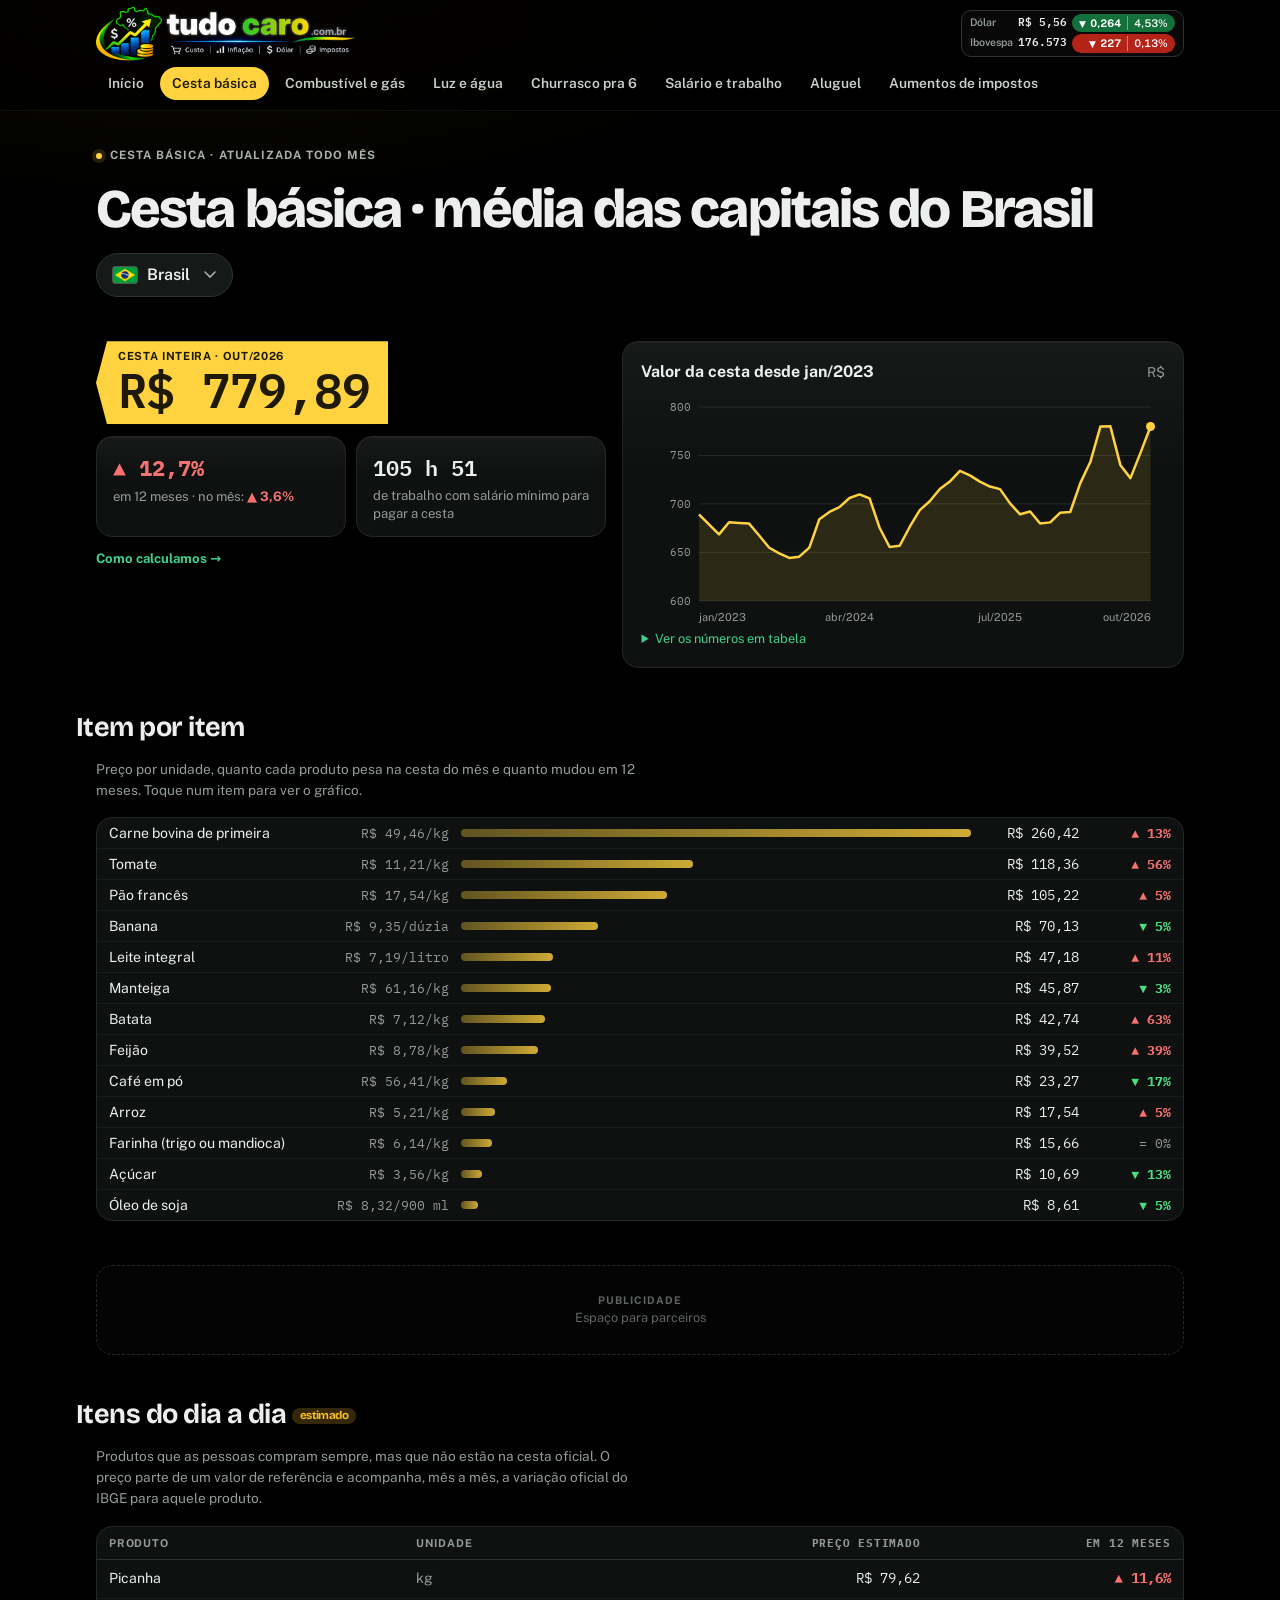
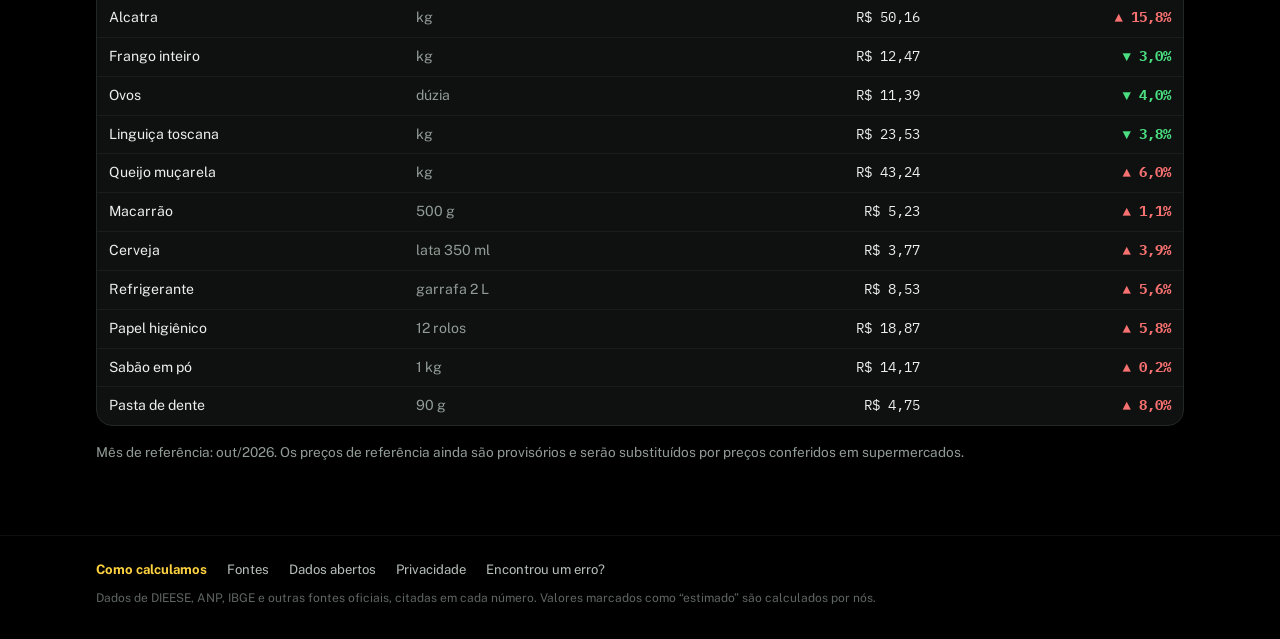
<file: cesta.html>
<!doctype html>
<html lang="pt-BR" data-repo="toim22/custo-de-vida-brasil">
<head>
<meta charset="utf-8">
<meta name="viewport" content="width=device-width, initial-scale=1, viewport-fit=cover">
<title>Preço da cesta básica por capital, item por item · Tudo Caro</title>
<meta name="description" content="Valor da cesta básica em cada capital, preço de cada item (carne, arroz, feijão, café...) e de itens do dia a dia como picanha e ovos, desde 2023.">
<meta name="theme-color" content="#000000">
<link rel="preconnect" href="https://fonts.googleapis.com">
<link rel="stylesheet" href="https://fonts.googleapis.com/css2?family=Bricolage+Grotesque:opsz,wght@12..96,700;12..96,800&family=Public+Sans:wght@400;600;700&family=IBM+Plex+Mono:wght@500;600&display=swap">
<link rel="stylesheet" href="assets/estilo.css?v=20261118-desenhos">
<script src="assets/app.js?v=20261118-desenhos" defer></script>
</head>
<body>
<main class="wrap">
  <section class="bloco">
    <span class="eyebrow">Cesta básica · atualizada todo mês</span>
    <h1 id="titulo">Cesta básica</h1>
    <div class="filtros"><label class="visually-hidden" for="local">Capital</label><select id="local"></select></div>
  </section>

  <section class="bloco heroi" id="bloco-cesta">
    <div class="stack">
      <span class="tag grande"><span class="lbl" id="lbl">cesta inteira</span><span class="val" id="val">—</span></span>
      <div class="fatos" id="fatos"></div>
      <a class="como" href="como-calculamos.html#cesta">Como calculamos →</a>
    </div>
    <div class="grafico"><div class="cab"><b>Valor da cesta desde jan/2023</b><span class="small">R$</span></div><div id="g"></div></div>
  </section>

  <section class="bloco" id="bloco-itens">
    <h2>Item por item</h2>
    <p class="small read">Preço por unidade, quanto cada produto pesa na cesta do mês e quanto mudou em 12 meses. Toque num item para ver o gráfico.</p>
    <div class="itens" id="itens"></div>
    <div class="grafico" id="g-item-box" hidden><div class="cab"><b id="g-item-titulo"></b><span class="small">R$</span></div><div id="g-item"></div></div>
  </section>

  <div class="anuncio" role="complementary" aria-label="Publicidade"><div><b>Publicidade</b>Espaço para parceiros</div></div>

  <section class="bloco">
    <h2>Itens do dia a dia <span class="selo">estimado</span></h2>
    <p class="small read">Produtos que as pessoas compram sempre, mas que não estão na cesta oficial. O preço parte de um valor de referência e acompanha, mês a mês, a variação oficial do IBGE para aquele produto.</p>
    <div class="tabela"><table><thead><tr><th>Produto</th><th>Unidade</th><th class="r">Preço estimado</th><th class="r">Em 12 meses</th></tr></thead><tbody id="avulsos"></tbody></table></div>
    <p class="small" id="avulsos-nota"></p>
  </section>
</main>

<script>
document.addEventListener("DOMContentLoaded", function () {
  var C = window.CVB;
  Promise.all([C.carregar("cesta"), C.carregar("salario"), C.carregar("avulsos")]).then(function (r) {
    var cesta = r[0], sal = r[1], av = r[2];
    var sel = document.getElementById("local");
    var minimo = sal && C.ultimo(sal.serie) ? C.ultimo(sal.serie)[1] : null;
    var disp = ["BR"];
    if (cesta) disp = Object.keys(cesta.capitais).concat(Object.keys(cesta.agregados || {}));
    else if (av) Object.keys(av.series).forEach(function (k) { Object.keys(av.series[k]).forEach(function (l) { if (disp.indexOf(l) < 0) disp.push(l); }); });
    C.seletorLocal(sel, disp, C.lembrar("local") || "BR");
    sel.addEventListener("change", function () { C.lembrar("local", sel.value); desenhar(); });

    function desenhar() {
      var local = sel.value;
      // Cesta
      if (!cesta) {
        document.getElementById("bloco-cesta").innerHTML = '<p class="aviso">Os preços da cesta básica por capital (DIEESE) entram na próxima coleta mensal. Enquanto isso, veja abaixo os itens do dia a dia.</p>';
        document.getElementById("bloco-itens").hidden = true;
      } else {
        var dado = cesta.capitais[local] || (cesta.agregados || {})[local] || cesta.agregados.BR;
        var nome = cesta.capitais[local] ? cesta.capitais[local].nome : "média das capitais " + (local === "BR" ? "do Brasil" : "do " + C.nomeLocal(local));
        document.getElementById("titulo").textContent = "Cesta básica · " + nome;
        var u = C.ultimo(dado.total), a = C.anterior(dado.total), h = C.ultimo(dado.horas);
        document.getElementById("lbl").textContent = "cesta inteira · " + (u ? C.data(u[0]) : "");
        document.getElementById("val").textContent = u ? C.brl(u[1], 2) : "—";
        document.getElementById("fatos").innerHTML =
          '<div class="fato"><span class="num">' + C.variacao(C.variacao12(dado.total)) + "</span><span>em 12 meses · no mês: " + (a ? C.variacao((u[1] / a[1] - 1) * 100) : "—") + "</span></div>" +
          (h ? '<div class="fato"><span class="num">' + C.horas(h[1]).replace(" min", "") + "</span><span>de trabalho com salário mínimo para pagar a cesta</span></div>" : "");
        C.grafico(document.getElementById("g"), [{ nome: "Cesta", pontos: dado.total }], { fmtY: function (v) { return C.numero(v, 0); }, marcos: [["2027-01", "novo mandato"]] });

        var itens = Object.keys(cesta.itens).map(function (k) {
          var s = (dado.itens || {})[k]; if (!s) return null;
          var g = C.ultimo(s.gasto), p = C.ultimo(s.preco);
          return g ? { k: k, gasto: g[1], preco: p ? p[1] : null, v12: C.variacao12(s.preco || s.gasto) } : null;
        }).filter(Boolean).sort(function (x, y) { return y.gasto - x.gasto; });
        var maior = itens.length ? itens[0].gasto : 1;
        var box = document.getElementById("itens");
        box.innerHTML = itens.map(function (i) {
          var it = cesta.itens[i.k];
          return '<button type="button" class="item" aria-pressed="false" data-k="' + i.k + '"><span class="nome" title="' + it.nome + '">' + it.nome + '</span><span class="r unid">' + (i.preco ? '<span class="rs">R$ </span>' + C.brl(i.preco, 2).replace("R$ ", "") + "/" + it.unidade : "") +
            '</span><span class="barra" style="width:' + (i.gasto / maior * 100) + '%"></span><span class="r">' + C.brl(i.gasto, 2) + '</span><span class="r var">' + C.variacao(i.v12, { casas: 0 }) + "</span></button>";
        }).join("");
        box.onclick = function (e) {
          var b = e.target.closest(".item"); if (!b) return;
          var s = dado.itens[b.dataset.k], it = cesta.itens[b.dataset.k];
          [].forEach.call(box.children, function (x) { x.setAttribute("aria-pressed", x === b ? "true" : "false"); });
          document.getElementById("g-item-box").hidden = false;
          document.getElementById("g-item-titulo").textContent = it.nome + ": preço por " + it.unidade;
          C.grafico(document.getElementById("g-item"), [{ nome: it.nome, pontos: s.preco || s.gasto }], { fmtY: function (v) { return C.numero(v, 2); } });
        };
      }

      // Avulsos
      var tb = document.getElementById("avulsos");
      if (!av) { tb.innerHTML = '<tr><td colspan="4">Aparecem depois da primeira coleta do IPCA.</td></tr>'; return; }
      tb.innerHTML = Object.keys(av.itens).map(function (k) {
        var s = av.series[k]; if (!s) return "";
        var loc = s[local] ? local : "BR"; var u = C.ultimo(s[loc]);
        return "<tr><td>" + av.itens[k].nome + (loc !== local ? ' <span class="muted">(Brasil)</span>' : "") + '</td><td class="muted">' + av.itens[k].unidade + '</td><td class="r">' + (u ? C.brl(u[1], 2) : "—") + '</td><td class="r">' + C.variacao(C.variacao12(s[loc])) + "</td></tr>";
      }).join("");
      document.getElementById("avulsos-nota").textContent = "Mês de referência: " + C.data(av.atualizado) + ". " + (av.ancora_provisoria ? "Os preços de referência ainda são provisórios e serão substituídos por preços conferidos em supermercados." : "");
    }
    desenhar();
  });
});
</script>
</body>
</html>
</file>
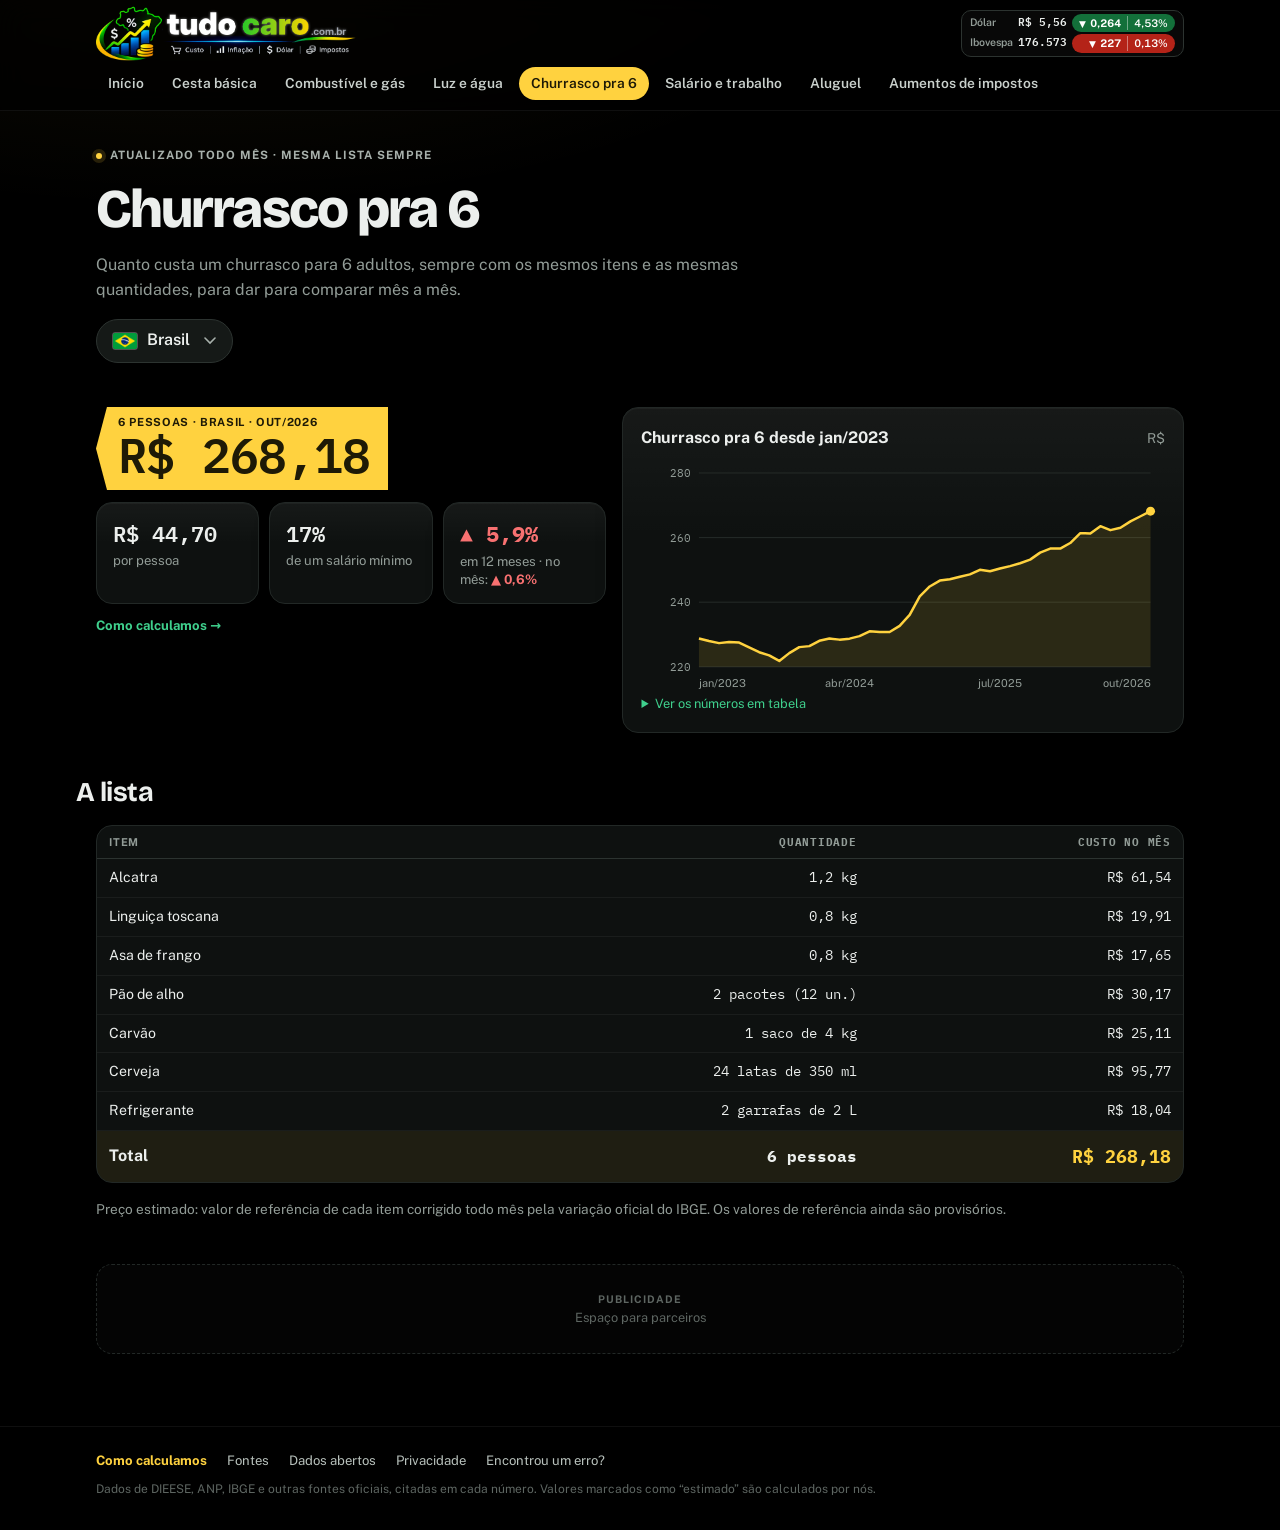
<file: churrasco.html>
<!doctype html>
<html lang="pt-BR" data-repo="toim22/custo-de-vida-brasil">
<head>
<meta charset="utf-8">
<meta name="viewport" content="width=device-width, initial-scale=1, viewport-fit=cover">
<title>Churrasco pra 6: quanto custa um churrasco hoje · Tudo Caro</title>
<meta name="description" content="Quanto custa um churrasco para 6 pessoas, sempre com a mesma lista: alcatra, linguiça, asa, pão de alho, carvão, cerveja e refrigerante. Atualizado todo mês.">
<meta name="theme-color" content="#000000">
<link rel="preconnect" href="https://fonts.googleapis.com">
<link rel="stylesheet" href="https://fonts.googleapis.com/css2?family=Bricolage+Grotesque:opsz,wght@12..96,700;12..96,800&family=Public+Sans:wght@400;600;700&family=IBM+Plex+Mono:wght@500;600&display=swap">
<link rel="stylesheet" href="assets/estilo.css?v=20261118-desenhos">
<script src="assets/app.js?v=20261118-desenhos" defer></script>
</head>
<body>
<main class="wrap">
  <section class="bloco">
    <span class="eyebrow">Atualizado todo mês · mesma lista sempre</span>
    <h1>Churrasco pra 6</h1>
    <p class="read muted">Quanto custa um churrasco para 6 adultos, sempre com os mesmos itens e as mesmas quantidades, para dar para comparar mês a mês.</p>
    <div class="filtros"><label class="visually-hidden" for="local">Local</label><select id="local"></select></div>
  </section>

  <section class="bloco heroi">
    <div class="stack">
      <span class="tag grande"><span class="lbl" id="lbl">6 pessoas · estimado</span><span class="val" id="val">—</span></span>
      <div class="fatos" id="fatos"></div>
      <a class="como" href="como-calculamos.html#churrasco">Como calculamos →</a>
    </div>
    <div class="grafico"><div class="cab"><b>Churrasco pra 6 desde jan/2023</b><span class="small">R$</span></div><div id="g"></div></div>
  </section>

  <section class="bloco">
    <h2>A lista</h2>
    <div class="tabela"><table><thead><tr><th>Item</th><th class="r">Quantidade</th><th class="r">Custo no mês</th></tr></thead><tbody id="lista"></tbody></table></div>
    <p class="small" id="nota"></p>
  </section>

  <div class="anuncio" role="complementary" aria-label="Publicidade"><div><b>Publicidade</b>Espaço para parceiros</div></div>
</main>

<script>
document.addEventListener("DOMContentLoaded", function () {
  var C = window.CVB;
  Promise.all([C.carregar("churrasco"), C.carregar("salario")]).then(function (r) {
    var ch = r[0], sal = r[1];
    var sel = document.getElementById("local");
    if (!ch) { document.querySelector(".heroi").innerHTML = '<p class="aviso">O valor do churrasco aparece depois da primeira coleta mensal.</p>'; C.seletorLocal(sel, ["BR"], "BR"); return; }
    C.seletorLocal(sel, Object.keys(ch.total), C.lembrar("local") || "BR");
    sel.addEventListener("change", function () { C.lembrar("local", sel.value); desenhar(); });
    var minimo = sal && C.ultimo(sal.serie) ? C.ultimo(sal.serie)[1] : null;

    function desenhar() {
      var local = ch.total[sel.value] ? sel.value : "BR";
      var t = ch.total[local], u = C.ultimo(t), a = C.anterior(t);
      document.getElementById("lbl").textContent = "6 pessoas · " + C.nomeLocal(local) + " · " + (u ? C.data(u[0]) : "");
      document.getElementById("val").textContent = u ? C.brl(u[1], 2) : "—";
      document.getElementById("fatos").innerHTML = u ?
        '<div class="fato"><span class="num">' + C.brl(u[1] / ch.pessoas, 2) + "</span><span>por pessoa</span></div>" +
        (minimo ? '<div class="fato"><span class="num">' + C.numero(u[1] / minimo * 100, 0) + "%</span><span>de um salário mínimo</span></div>" : "") +
        '<div class="fato"><span class="num">' + C.variacao(C.variacao12(t)) + "</span><span>em 12 meses · no mês: " + (a ? C.variacao((u[1] / a[1] - 1) * 100) : "—") + "</span></div>" : "";
      C.grafico(document.getElementById("g"), [{ nome: "Churrasco pra 6", pontos: t }], { fmtY: function (v) { return C.numero(v, 0); }, marcos: [["2027-01", "novo mandato"]] });
      var det = ch.ultimo_detalhe[local] || {};
      document.getElementById("lista").innerHTML = ch.itens.map(function (i) {
        return "<tr><td>" + i.nome + '</td><td class="r">' + i.texto + '</td><td class="r">' + C.brl(det[i.chave], 2) + "</td></tr>";
      }).join("") + '<tr class="total"><td>Total</td><td class="r">' + ch.pessoas + ' pessoas</td><td class="r">' + (u ? C.brl(u[1], 2) : "—") + "</td></tr>";
      document.getElementById("nota").textContent = "Preço estimado: valor de referência de cada item corrigido todo mês pela variação oficial do IBGE." + (ch.ancora_provisoria ? " Os valores de referência ainda são provisórios." : "");
    }
    desenhar();
  });
});
</script>
</body>
</html>
</file>
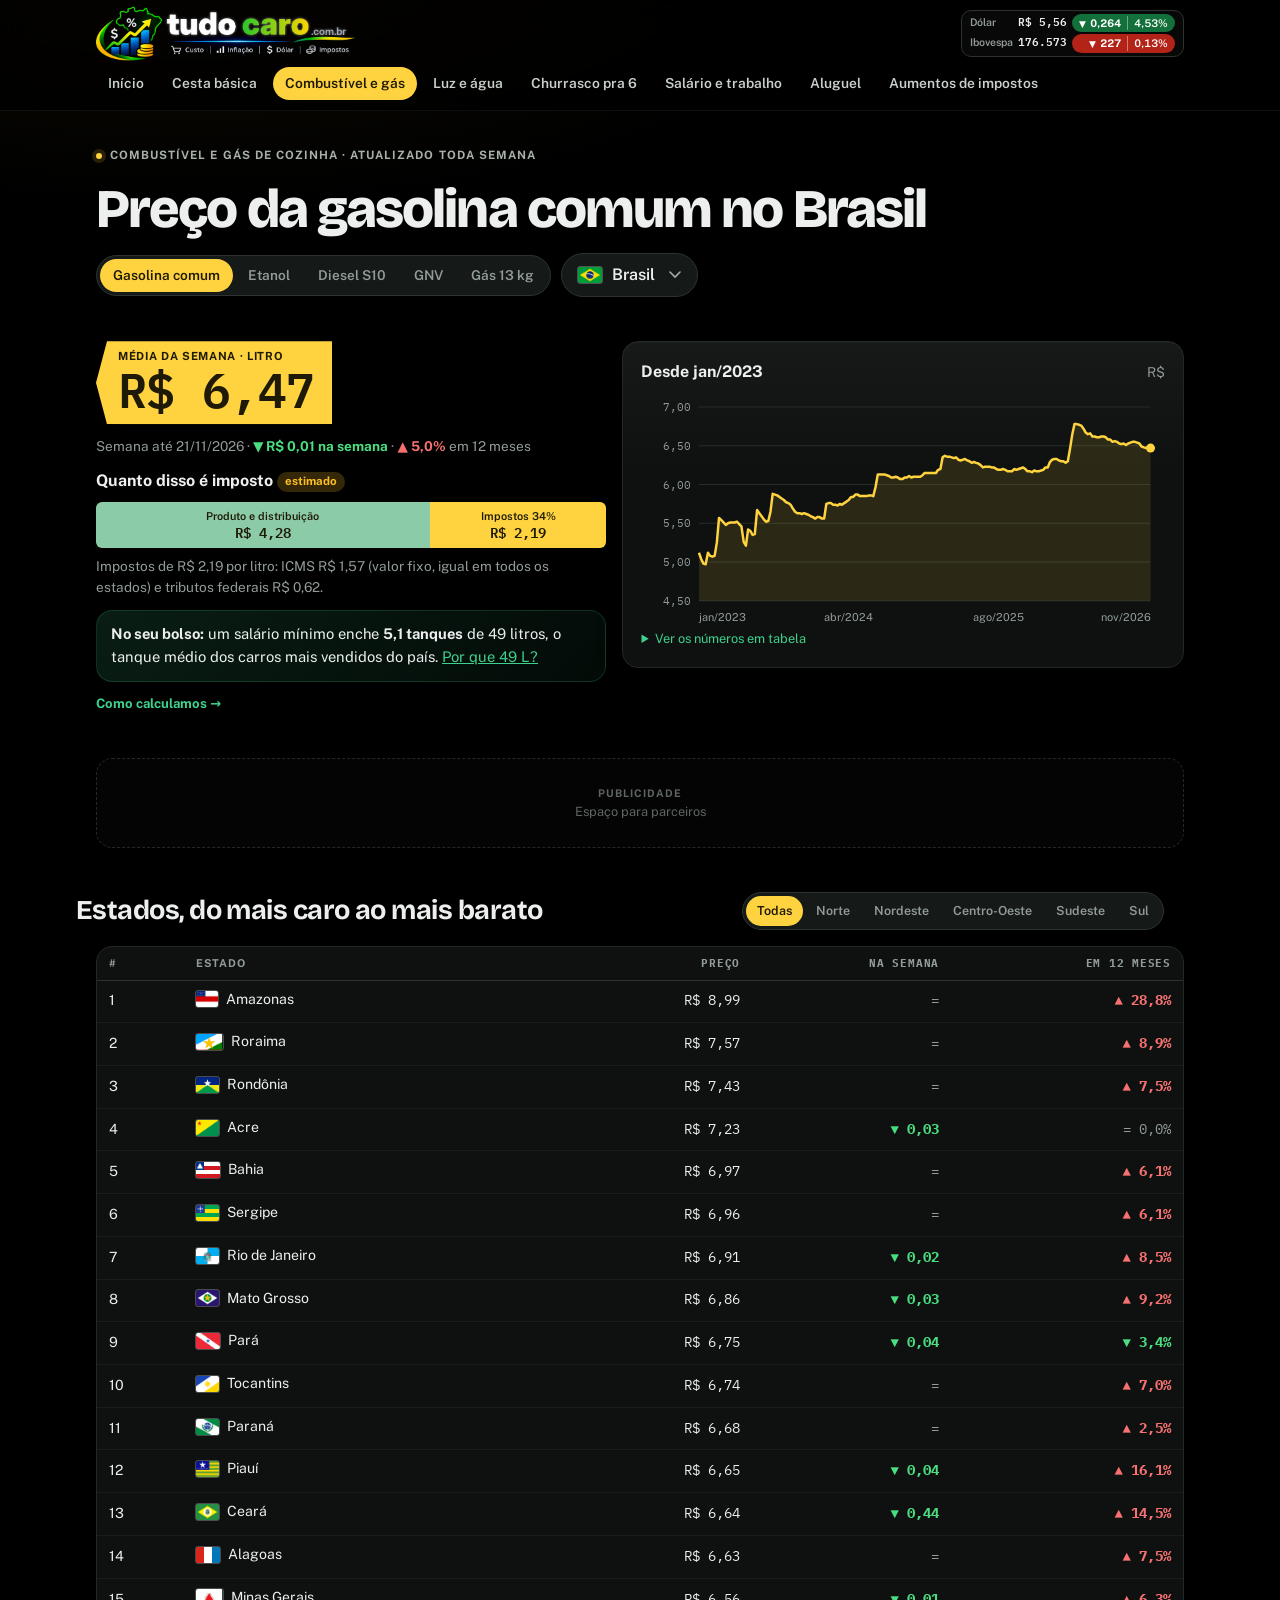
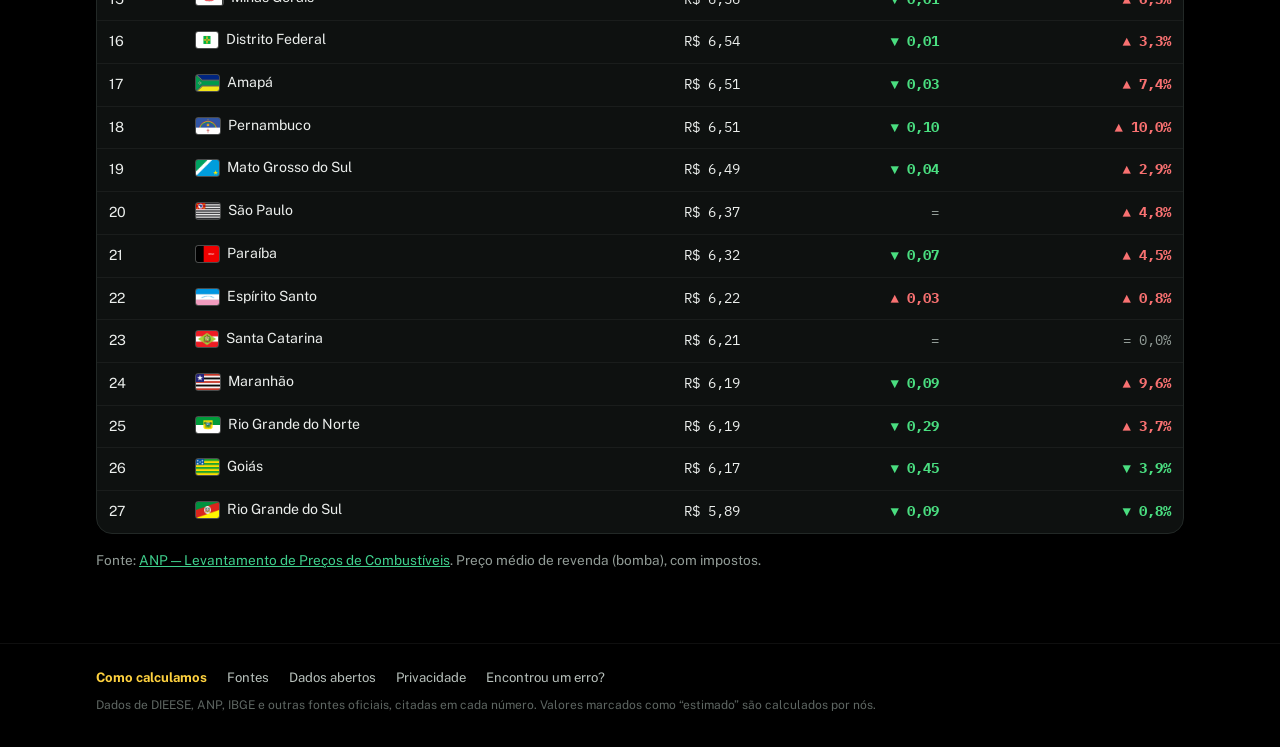
<file: combustiveis.html>
<!doctype html>
<html lang="pt-BR" data-repo="toim22/custo-de-vida-brasil">
<head>
<meta charset="utf-8">
<meta name="viewport" content="width=device-width, initial-scale=1, viewport-fit=cover">
<title>Preço da gasolina, etanol, diesel, GNV e gás de cozinha por estado · Tudo Caro</title>
<meta name="description" content="Preço médio semanal da gasolina, etanol, diesel S10, GNV e botijão de gás em cada estado, com gráfico desde 2023 e estimativa de impostos.">
<meta name="theme-color" content="#000000">
<link rel="preconnect" href="https://fonts.googleapis.com">
<link rel="stylesheet" href="https://fonts.googleapis.com/css2?family=Bricolage+Grotesque:opsz,wght@12..96,700;12..96,800&family=Public+Sans:wght@400;600;700&family=IBM+Plex+Mono:wght@500;600&display=swap">
<link rel="stylesheet" href="assets/estilo.css?v=20261118-desenhos">
<script src="assets/app.js?v=20261118-desenhos" defer></script>
</head>
<body>
<main class="wrap">
  <section class="bloco">
    <span class="eyebrow">Combustível e gás de cozinha · atualizado toda semana</span>
    <h1 id="titulo">Preço da gasolina</h1>
    <div class="filtros">
      <div class="seg" id="produtos" role="group" aria-label="Produto"></div>
      <label class="visually-hidden" for="local">Local</label>
      <select id="local"></select>
    </div>
  </section>

  <section class="bloco heroi">
    <div class="stack">
      <span class="tag grande"><span class="lbl" id="lbl">média da semana</span><span class="val" id="val">—</span></span>
      <p class="small" id="sub"></p>
      <div class="stack" id="impostos-box" style="gap:8px">
        <b>Quanto disso é imposto <span class="selo">estimado</span></b>
        <div class="impostos" id="barra"></div>
        <p class="small" id="impostos-txt"></p>
      </div>
      <div class="explica" id="bolso"></div>
      <a class="como" href="como-calculamos.html#combustiveis">Como calculamos →</a>
    </div>
    <div class="grafico">
      <div class="cab"><b id="g-titulo">Desde jan/2023</b><span class="small">R$</span></div>
      <div id="g"></div>
    </div>
  </section>

  <div class="anuncio" role="complementary" aria-label="Publicidade"><div><b>Publicidade</b>Espaço para parceiros</div></div>

  <section class="bloco">
    <div class="titulo-filtro">
      <h2 id="t-rank">Estados, do mais caro ao mais barato</h2>
      <div class="seg pequeno" id="regioes" role="group" aria-label="Filtrar por região"></div>
    </div>
    <div class="tabela"><table><thead><tr><th class="pos">#</th><th>Estado</th><th class="r">Preço</th><th class="r">Na semana</th><th class="r">Em 12 meses</th></tr></thead><tbody id="rank"></tbody></table></div>
    <p class="small" id="fonte"></p>
  </section>
</main>

<script>
document.addEventListener("DOMContentLoaded", function () {
  var C = window.CVB;
  Promise.all([C.carregar("combustiveis"), C.carregar("salario"), C.config("impostos"), C.config("tanque")]).then(function (r) {
    var comb = r[0], sal = r[1], imp = r[2], tanque = r[3];
    var litrosTanque = (tanque && tanque.litros) || 49;
    if (!comb) { document.querySelector("main").insertAdjacentHTML("afterbegin", '<p class="aviso">Os preços aparecem depois da primeira coleta semanal da ANP.</p>'); return; }
    var produtos = Object.keys(comb.produtos);
    var prod = (location.hash || "").slice(1);
    if (produtos.indexOf(prod) < 0) prod = "gasolina";
    var segs = document.getElementById("produtos");
    segs.innerHTML = produtos.map(function (p) { return '<button type="button" data-p="' + p + '">' + comb.produtos[p].nome.replace("Botijão de gás 13 kg", "Gás 13 kg") + "</button>"; }).join("");
    segs.addEventListener("click", function (e) { var b = e.target.closest("button"); if (!b) return; prod = b.dataset.p; history.replaceState(null, "", "#" + prod); desenhar(); });
    var sel = document.getElementById("local");
    C.seletorLocal(sel, Object.keys(comb.series), C.lembrar("local") || "BR");
    sel.addEventListener("change", function () { C.lembrar("local", sel.value); desenhar(); });
    var minimo = sal && C.ultimo(sal.serie) ? C.ultimo(sal.serie)[1] : null;

    // filtro de região da tabela de estados
    var regiao = "";
    var regs = document.getElementById("regioes");
    regs.innerHTML = [["", "Todas"]].concat(Object.keys(C.REGIOES).map(function (k) { return [k, C.REGIOES[k]]; }))
      .map(function (x) { return '<button type="button" data-r="' + x[0] + '">' + x[1] + "</button>"; }).join("");
    regs.addEventListener("click", function (e) { var b = e.target.closest("button"); if (!b) return; regiao = b.dataset.r; desenhar(); });

    function regraImposto(p, dia) {
      var cfg = imp && imp.produtos[p];
      if (!cfg || !cfg.periodos) return null;
      return cfg.periodos.filter(function (q) { return q.de <= dia && (!q.ate || q.ate >= dia); })[0] || null;
    }

    function desenhar() {
      [].forEach.call(segs.children, function (b) { b.setAttribute("aria-pressed", b.dataset.p === prod ? "true" : "false"); });
      var local = comb.series[sel.value] ? sel.value : "BR";
      var info = comb.produtos[prod];
      var serie = (comb.series[local] || {})[prod] || [];
      var u = C.ultimo(serie), a = C.anterior(serie);
      var DO = { gasolina: "da gasolina comum", etanol: "do etanol", diesel: "do diesel S10", gnv: "do GNV", glp: "do botijão de gás" };
      document.getElementById("t-rank").textContent = regiao ? "Estados do " + C.REGIOES[regiao] + ", do mais caro ao mais barato" : "Estados, do mais caro ao mais barato";
      document.getElementById("titulo").textContent = "Preço " + (DO[prod] || info.nome) + " " + C.emLocal(local);
      document.getElementById("lbl").textContent = "média da semana · " + info.unidade;
      document.getElementById("val").textContent = u ? C.brl(u[1], 2) : "—";
      var v12 = C.variacao12(serie);
      document.getElementById("sub").innerHTML = u ? "Semana até " + C.data(u[0]) + " · " + C.seta(u[1], a && a[1], function (v) { return C.brl(v, 2); }, " na semana") +
        (v12 !== null ? " · " + C.variacao(v12) + " em 12 meses" : "") + (local !== "BR" && comb.series.BR[prod] ? " · Brasil: " + C.brl(C.ultimo(comb.series.BR[prod])[1], 2) : "") : "";

      // Impostos
      var box = document.getElementById("impostos-box"), regra = u ? regraImposto(prod, u[0]) : null;
      var cfg = imp && imp.produtos[prod];
      if (u && regra) {
        var icms = regra.icms !== undefined ? regra.icms : regra.icms_kg * (cfg.kg_por_unidade || 1);
        var trib = icms + (regra.federal || 0);
        var semImp = u[1] - trib, pImp = Math.max(0, Math.min(100, trib / u[1] * 100));
        document.getElementById("barra").innerHTML = C.barraImpostos(semImp, trib, "Produto e distribuição");
        document.getElementById("impostos-txt").textContent = "Impostos de " + C.brl(trib, 2) + " por " + info.unidade + ": ICMS " + C.brl(icms, 2) + " (valor fixo, igual em todos os estados) e tributos federais " + C.brl(regra.federal || 0, 2) + ".";
        box.hidden = false;
      } else {
        box.hidden = false;
        document.getElementById("barra").innerHTML = "";
        document.getElementById("impostos-txt").textContent = (cfg && cfg.sem_estimativa) || "Ainda sem estimativa de impostos para esta data.";
      }

      // No seu bolso
      var bolso = document.getElementById("bolso");
      if (u && minimo) {
        if (prod === "glp") bolso.innerHTML = "<b>No seu bolso:</b> um salário mínimo compra <b>" + C.numero(minimo / u[1], 1) + " botijões</b>.";
        else if (prod === "gnv") bolso.innerHTML = "<b>No seu bolso:</b> um salário mínimo compra <b>" + C.numero(minimo / u[1], 0) + " m³</b> de GNV.";
        else if (prod === "diesel") bolso.innerHTML = "<b>No seu bolso:</b> um salário mínimo compra <b>" + C.numero(minimo / u[1], 0) + " litros</b> de diesel.";
        else bolso.innerHTML = "<b>No seu bolso:</b> um salário mínimo enche <b>" + C.numero(minimo / (u[1] * litrosTanque), 1) + " tanques</b> de " + litrosTanque + ' litros, o tanque médio dos carros mais vendidos do país. <a href="como-calculamos.html#combustiveis">Por que ' + litrosTanque + " L?</a>";
        bolso.hidden = false;
      } else bolso.hidden = true;

      // Gráfico
      var series = [{ nome: C.nomeLocal(local), pontos: serie }];
      if (local !== "BR" && comb.series.BR[prod]) series.push({ nome: "Brasil", pontos: comb.series.BR[prod], cor: "#929C97" });
      C.grafico(document.getElementById("g"), series, { fmtY: function (v) { return C.numero(v, 2); }, titulo: "Preço semanal de " + info.nome, marcos: [["2027-01-01", "novo mandato"]] });

      // Ranking dos estados
      [].forEach.call(regs.children, function (b) { b.setAttribute("aria-pressed", b.dataset.r === regiao ? "true" : "false"); });
      var linhas = Object.keys(C.UFS).filter(function (uf) { return !regiao || C.UFS[uf][1] === regiao; }).map(function (uf) {
        var s = (comb.series[uf] || {})[prod]; var x = C.ultimo(s), y = C.anterior(s);
        return x ? { uf: uf, v: x[1], sem: y ? x[1] - y[1] : null, a12: C.variacao12(s) } : null;
      }).filter(Boolean).sort(function (p, q) { return q.v - p.v; });
      document.getElementById("rank").innerHTML = linhas.map(function (l, i) {
        return "<tr" + (l.uf === local ? ' style="background:var(--surface-2)"' : "") + "><td class=\"pos\">" + (i + 1) + "</td><td><span class=\"uf\">" + C.bandeira(l.uf) + "<span>" + C.UFS[l.uf][0] + '</span></span></td><td class="r nw">' + C.brl(l.v, 2) + '</td><td class="r">' + (l.sem === null ? "—" : C.seta(l.v, l.v - l.sem, function (v) { return C.numero(v, 2); }).replace("= sem mudança", "=")) + '</td><td class="r">' + C.variacao(l.a12) + "</td></tr>";
      }).join("") || '<tr><td colspan="5">Sem dados por estado ainda.</td></tr>';
      document.getElementById("fonte").innerHTML = 'Fonte: <a href="' + comb.fonte_url + '">' + comb.fonte + "</a>. Preço médio de revenda (bomba), com impostos.";
    }
    desenhar();
  });
});
</script>
</body>
</html>
</file>
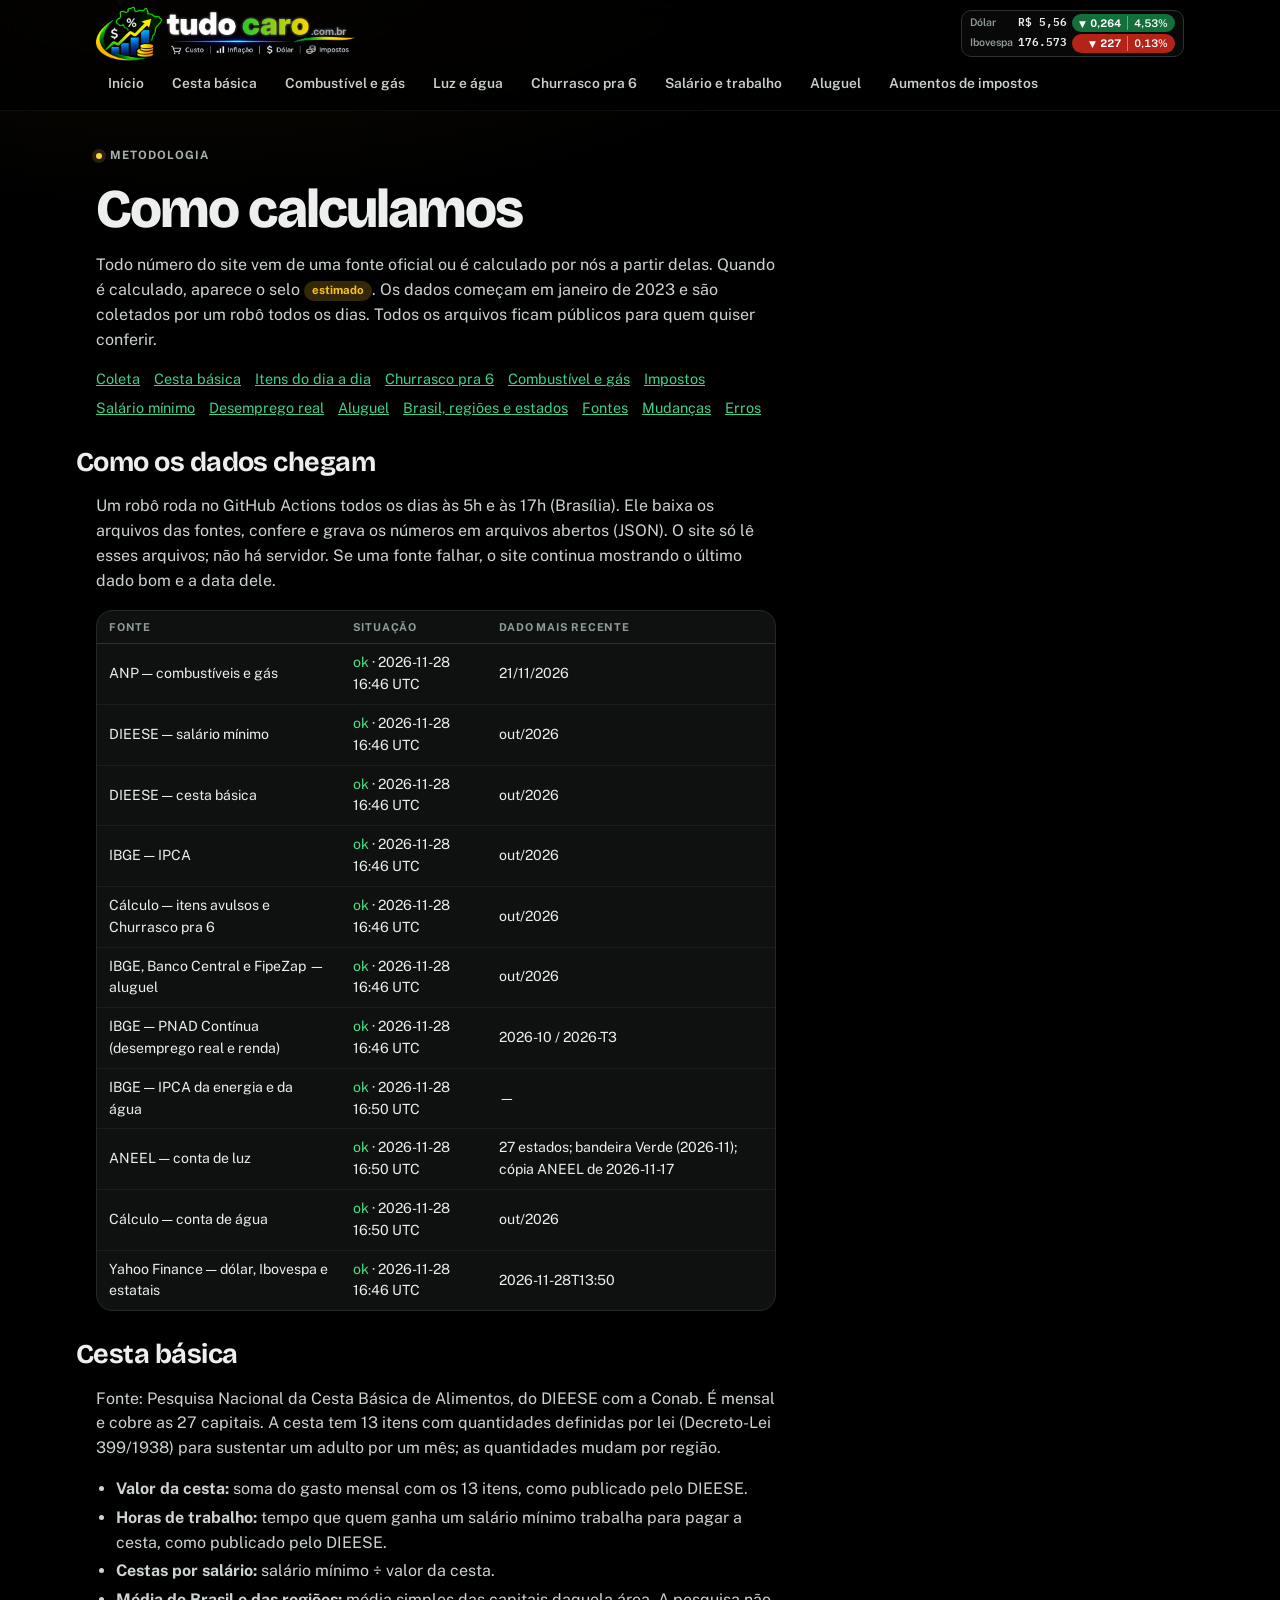
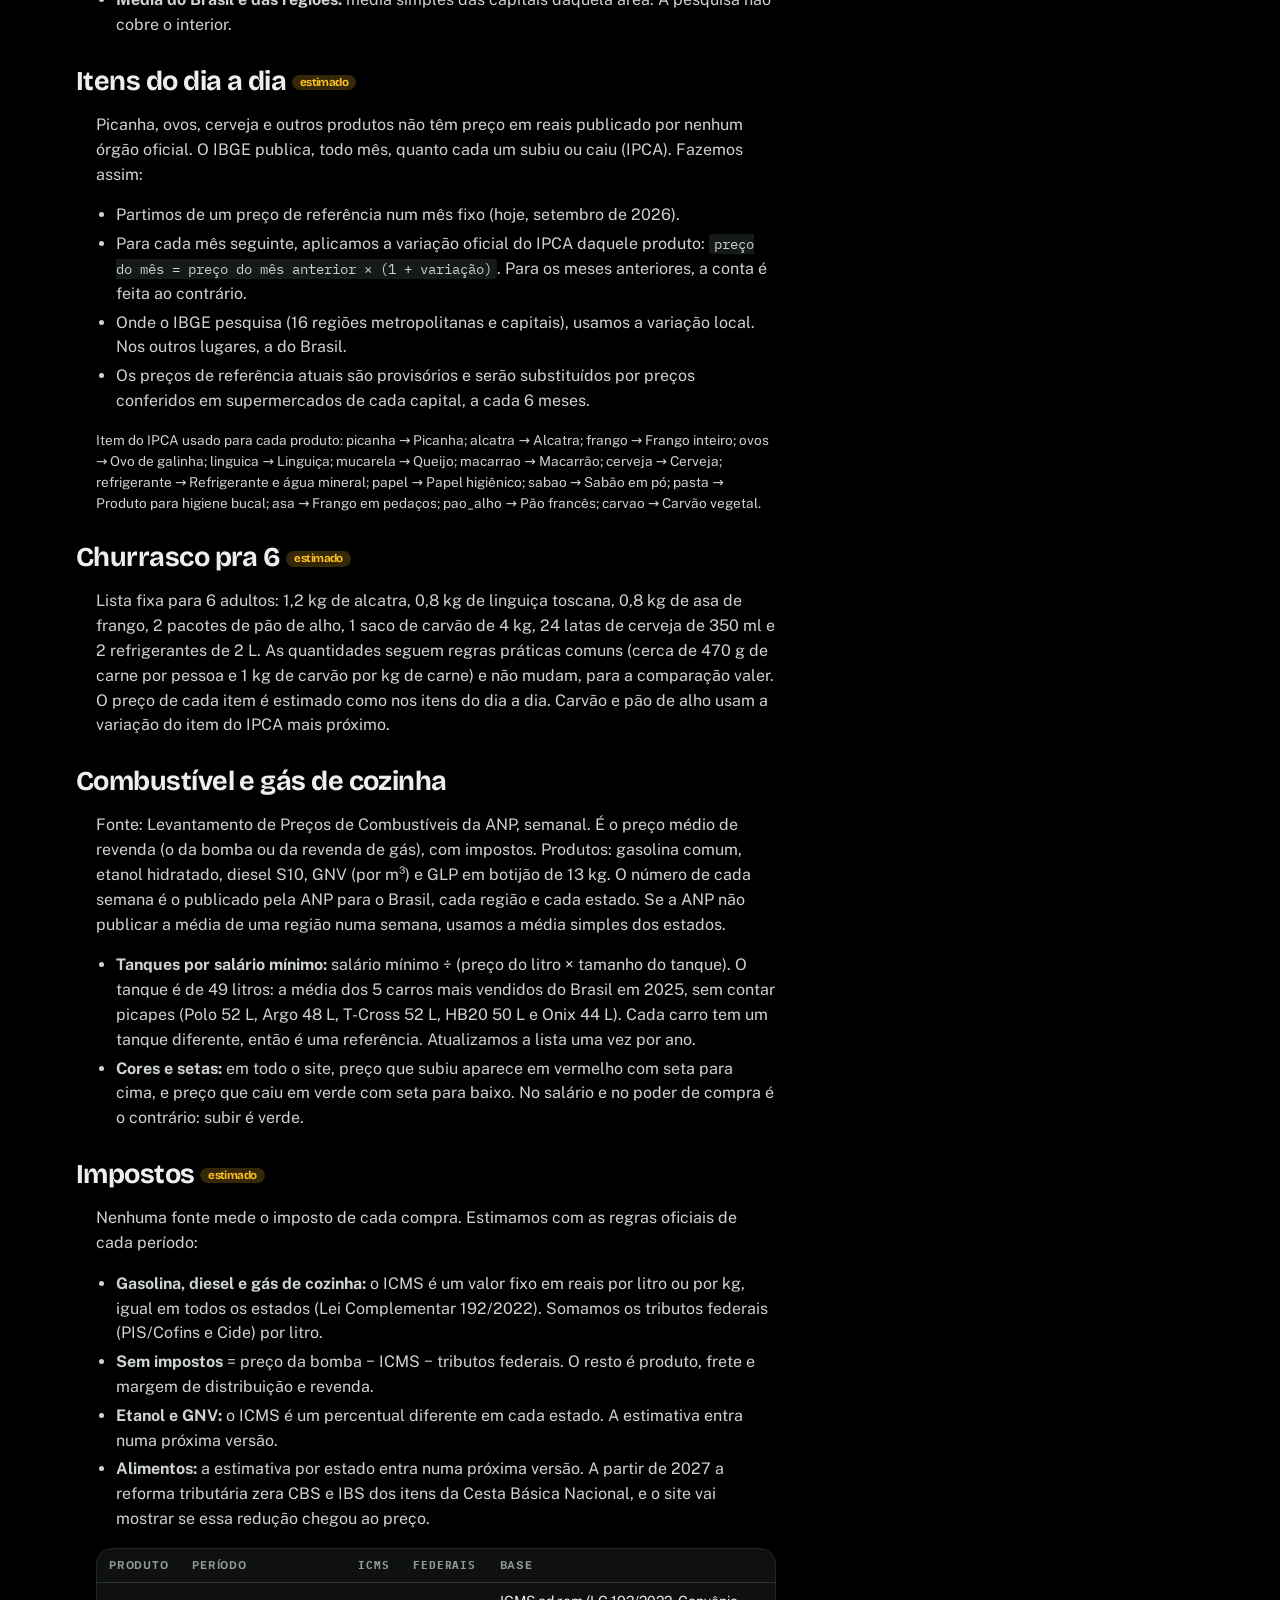
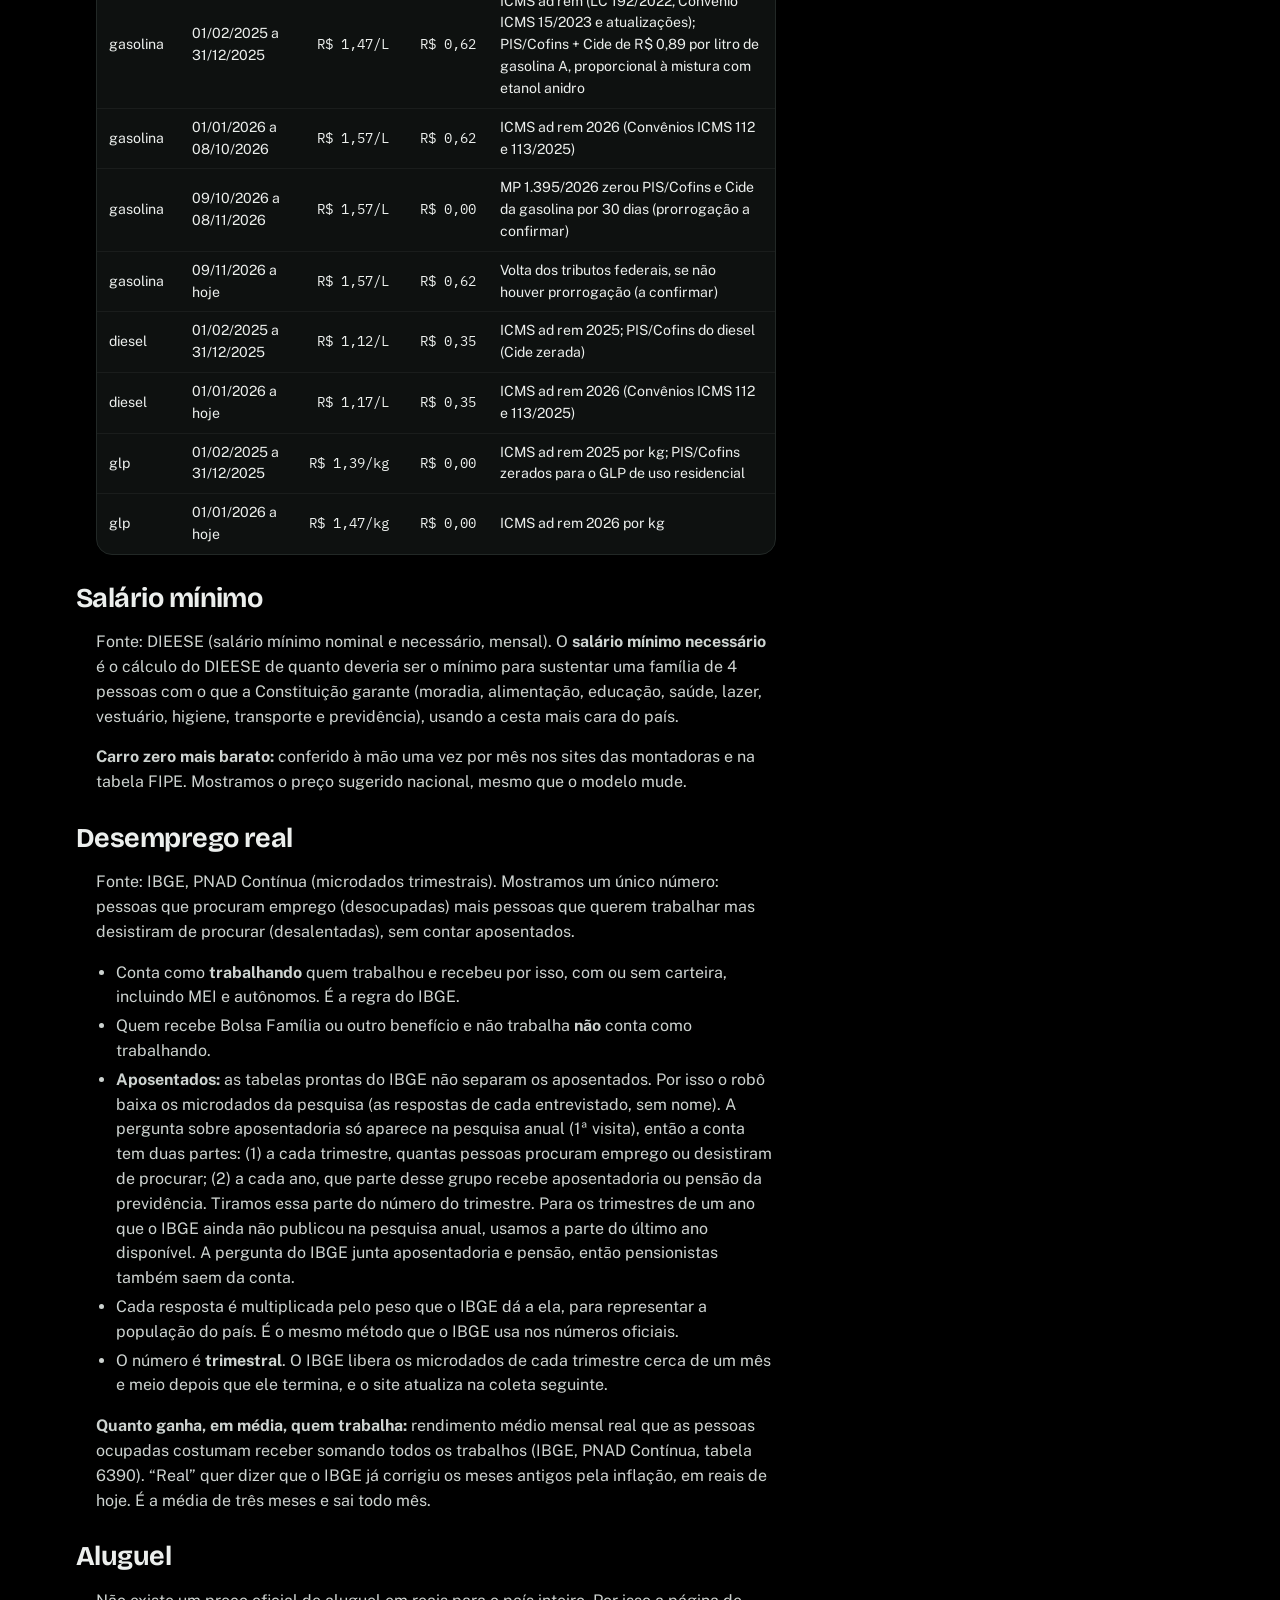
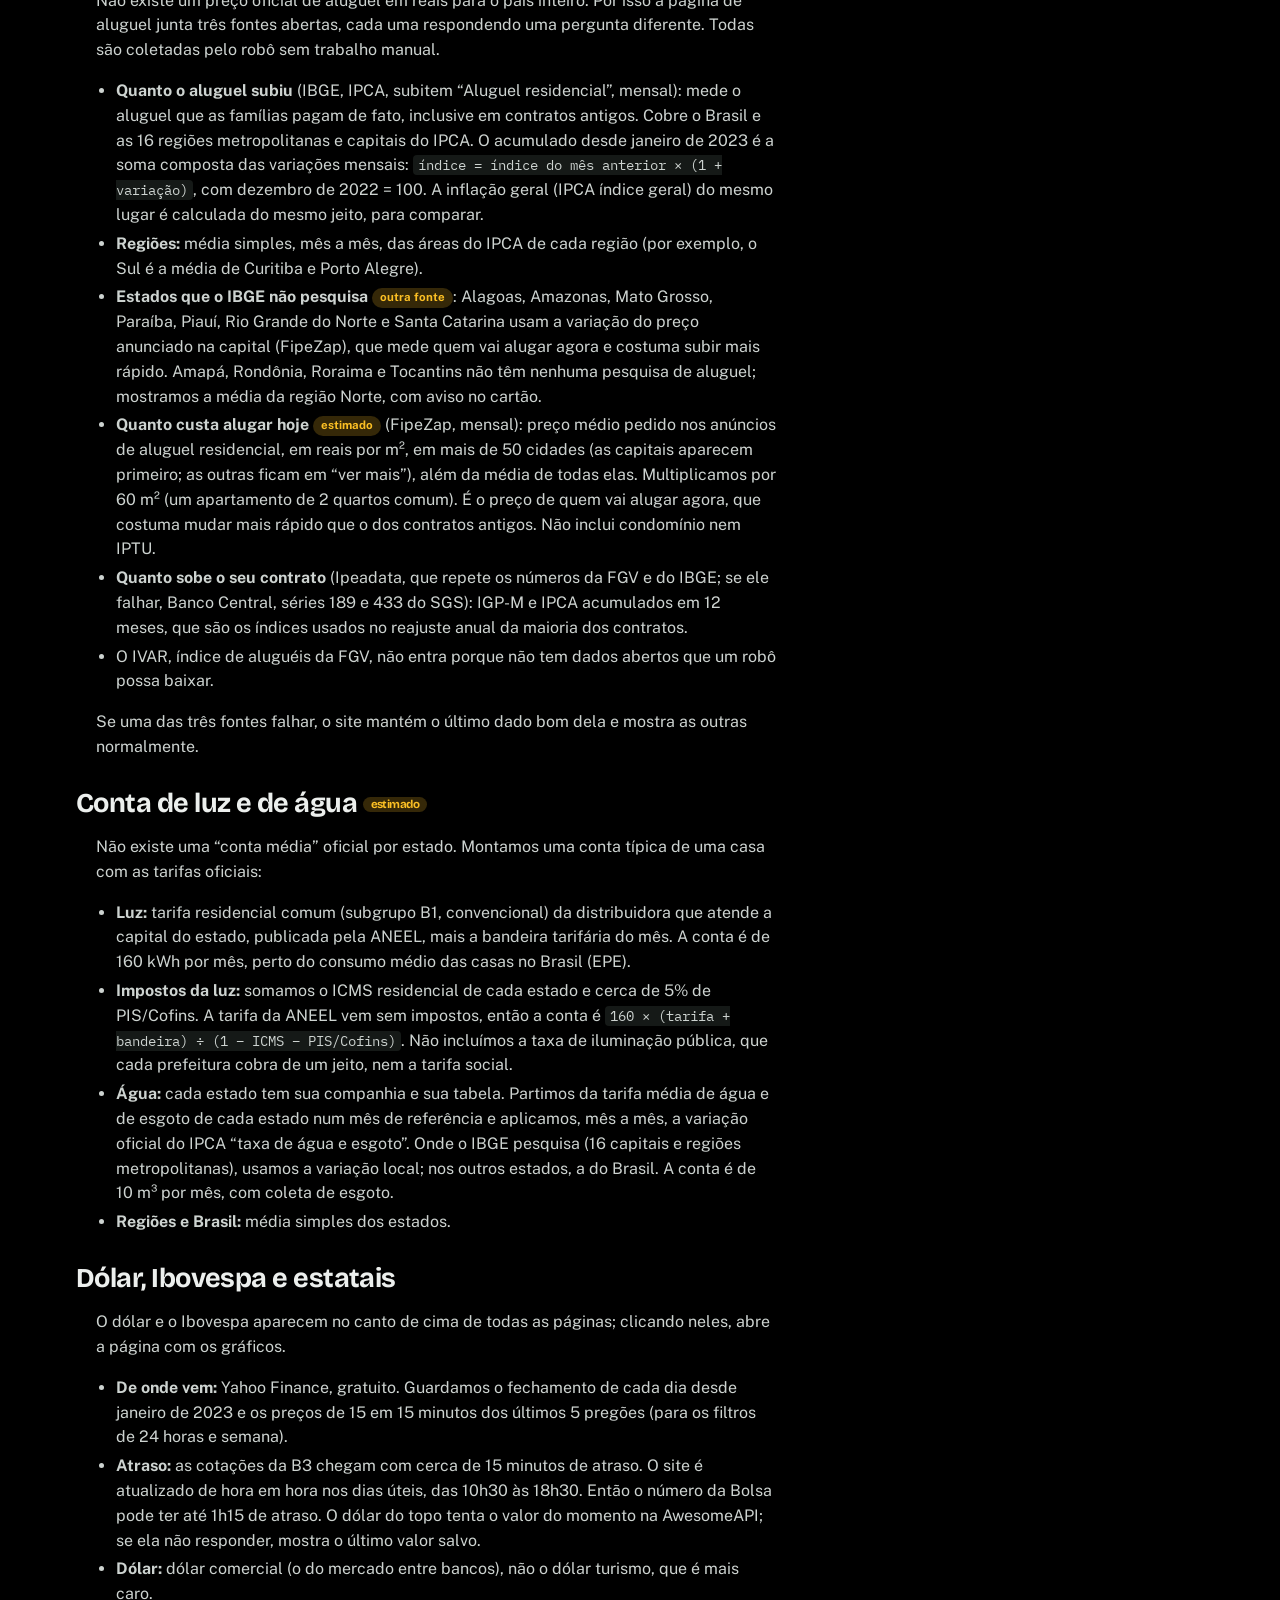
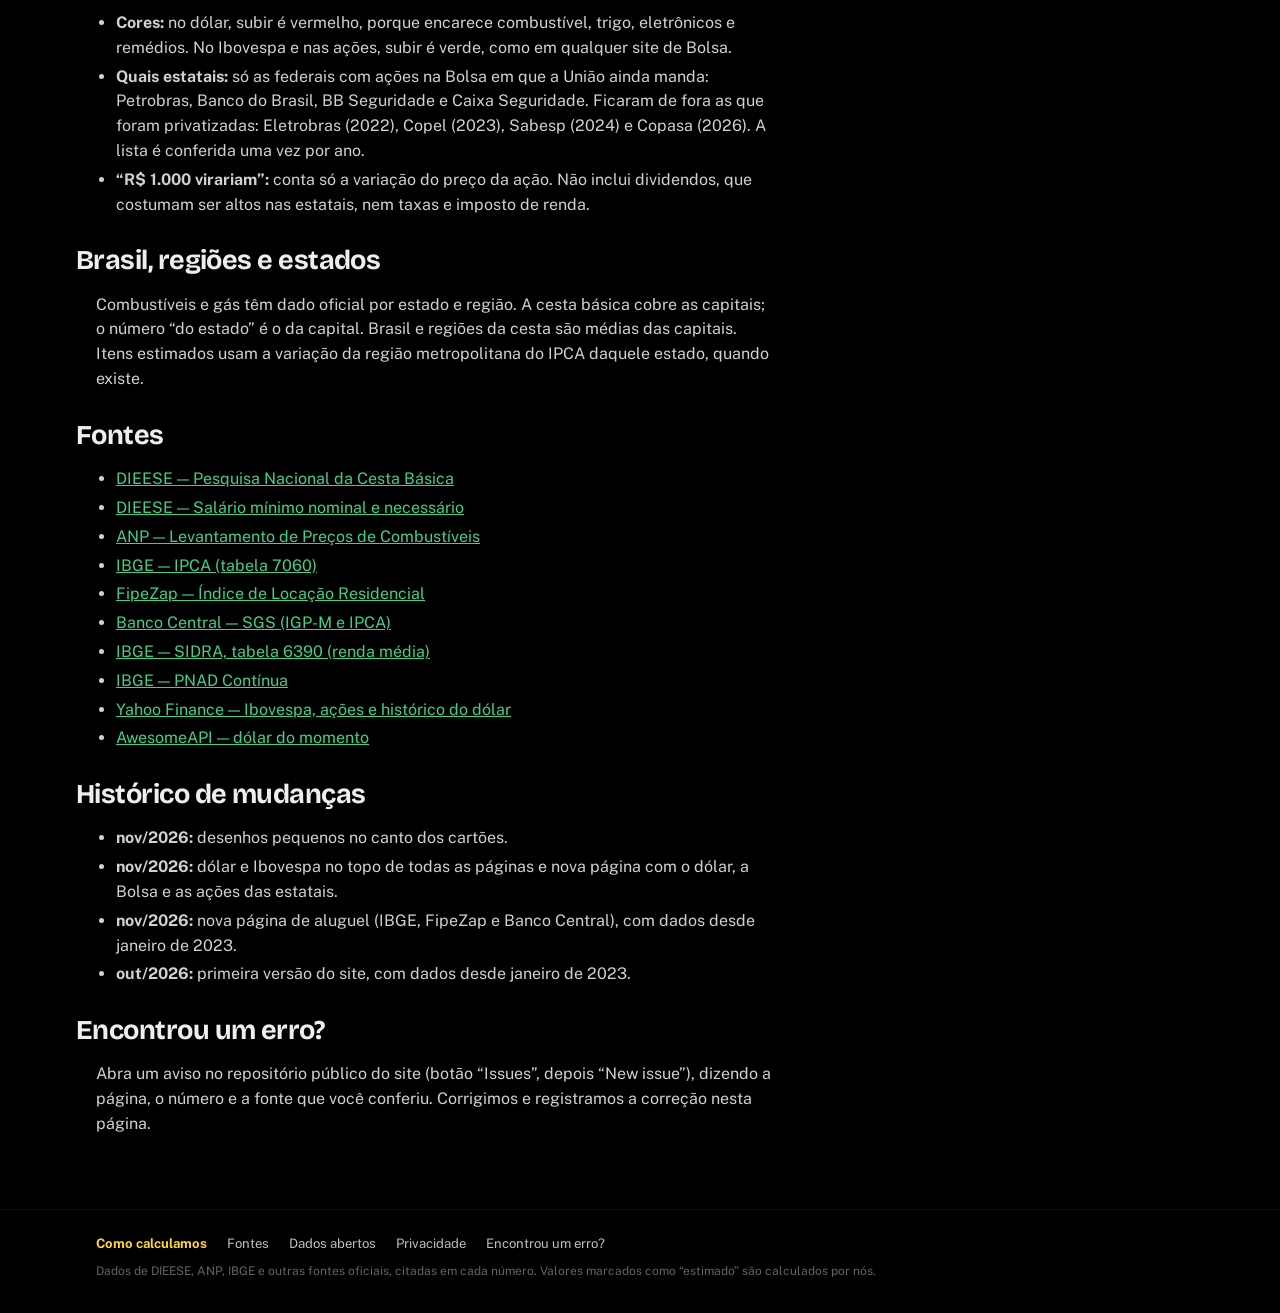
<file: como-calculamos.html>
<!doctype html>
<html lang="pt-BR" data-repo="toim22/custo-de-vida-brasil">
<head>
<meta charset="utf-8">
<meta name="viewport" content="width=device-width, initial-scale=1, viewport-fit=cover">
<title>Como calculamos · Tudo Caro</title>
<meta name="description" content="De onde vem cada número do site, como fazemos as contas e o que é medido ou estimado.">
<meta name="theme-color" content="#000000">
<link rel="preconnect" href="https://fonts.googleapis.com">
<link rel="stylesheet" href="https://fonts.googleapis.com/css2?family=Bricolage+Grotesque:opsz,wght@12..96,700;12..96,800&family=Public+Sans:wght@400;600;700&family=IBM+Plex+Mono:wght@500;600&display=swap">
<link rel="stylesheet" href="assets/estilo.css?v=20261118-desenhos">
<script src="assets/app.js?v=20261118-desenhos" defer></script>
</head>
<body>
<main class="wrap">
  <section class="bloco texto read">
    <span class="eyebrow">Metodologia</span>
    <h1>Como calculamos</h1>
    <p>Todo número do site vem de uma fonte oficial ou é calculado por nós a partir delas. Quando é calculado, aparece o selo <span class="selo">estimado</span>. Os dados começam em janeiro de 2023 e são coletados por um robô todos os dias. Todos os arquivos ficam públicos para quem quiser conferir.</p>
    <nav class="indice" aria-label="Nesta página">
      <a href="#coleta">Coleta</a><a href="#cesta">Cesta básica</a><a href="#avulsos">Itens do dia a dia</a><a href="#churrasco">Churrasco pra 6</a><a href="#combustiveis">Combustível e gás</a><a href="#impostos">Impostos</a><a href="#salario">Salário mínimo</a><a href="#desemprego">Desemprego real</a><a href="#aluguel">Aluguel</a><a href="#local">Brasil, regiões e estados</a><a href="#fontes">Fontes</a><a href="#mudancas">Mudanças</a><a href="#erro">Erros</a>
    </nav>

    <h2 id="coleta">Como os dados chegam</h2>
    <p>Um robô roda no GitHub Actions todos os dias às 5h e às 17h (Brasília). Ele baixa os arquivos das fontes, confere e grava os números em arquivos abertos (JSON). O site só lê esses arquivos; não há servidor. Se uma fonte falhar, o site continua mostrando o último dado bom e a data dele.</p>
    <div id="estado"></div>

    <h2 id="cesta">Cesta básica</h2>
    <p>Fonte: Pesquisa Nacional da Cesta Básica de Alimentos, do DIEESE com a Conab. É mensal e cobre as 27 capitais. A cesta tem 13 itens com quantidades definidas por lei (Decreto-Lei 399/1938) para sustentar um adulto por um mês; as quantidades mudam por região.</p>
    <ul>
      <li><b>Valor da cesta:</b> soma do gasto mensal com os 13 itens, como publicado pelo DIEESE.</li>
      <li><b>Horas de trabalho:</b> tempo que quem ganha um salário mínimo trabalha para pagar a cesta, como publicado pelo DIEESE.</li>
      <li><b>Cestas por salário:</b> salário mínimo ÷ valor da cesta.</li>
      <li><b>Média do Brasil e das regiões:</b> média simples das capitais daquela área. A pesquisa não cobre o interior.</li>
    </ul>

    <h2 id="avulsos">Itens do dia a dia <span class="selo">estimado</span></h2>
    <p>Picanha, ovos, cerveja e outros produtos não têm preço em reais publicado por nenhum órgão oficial. O IBGE publica, todo mês, quanto cada um subiu ou caiu (IPCA). Fazemos assim:</p>
    <ul>
      <li>Partimos de um preço de referência num mês fixo (hoje, setembro de 2026).</li>
      <li>Para cada mês seguinte, aplicamos a variação oficial do IPCA daquele produto: <code>preço do mês = preço do mês anterior × (1 + variação)</code>. Para os meses anteriores, a conta é feita ao contrário.</li>
      <li>Onde o IBGE pesquisa (16 regiões metropolitanas e capitais), usamos a variação local. Nos outros lugares, a do Brasil.</li>
      <li>Os preços de referência atuais são provisórios e serão substituídos por preços conferidos em supermercados de cada capital, a cada 6 meses.</li>
    </ul>
    <div id="lista-ipca"></div>

    <h2 id="churrasco">Churrasco pra 6 <span class="selo">estimado</span></h2>
    <p>Lista fixa para 6 adultos: 1,2 kg de alcatra, 0,8 kg de linguiça toscana, 0,8 kg de asa de frango, 2 pacotes de pão de alho, 1 saco de carvão de 4 kg, 24 latas de cerveja de 350 ml e 2 refrigerantes de 2 L. As quantidades seguem regras práticas comuns (cerca de 470 g de carne por pessoa e 1 kg de carvão por kg de carne) e não mudam, para a comparação valer. O preço de cada item é estimado como nos itens do dia a dia. Carvão e pão de alho usam a variação do item do IPCA mais próximo.</p>

    <h2 id="combustiveis">Combustível e gás de cozinha</h2>
    <p>Fonte: Levantamento de Preços de Combustíveis da ANP, semanal. É o preço médio de revenda (o da bomba ou da revenda de gás), com impostos. Produtos: gasolina comum, etanol hidratado, diesel S10, GNV (por m³) e GLP em botijão de 13 kg. O número de cada semana é o publicado pela ANP para o Brasil, cada região e cada estado. Se a ANP não publicar a média de uma região numa semana, usamos a média simples dos estados.</p>
    <ul>
      <li><b>Tanques por salário mínimo:</b> salário mínimo ÷ (preço do litro × tamanho do tanque). O tanque é de 49 litros: a média dos 5 carros mais vendidos do Brasil em 2025, sem contar picapes (Polo 52 L, Argo 48 L, T-Cross 52 L, HB20 50 L e Onix 44 L). Cada carro tem um tanque diferente, então é uma referência. Atualizamos a lista uma vez por ano.</li>
      <li><b>Cores e setas:</b> em todo o site, preço que subiu aparece em vermelho com seta para cima, e preço que caiu em verde com seta para baixo. No salário e no poder de compra é o contrário: subir é verde.</li>
    </ul>

    <h2 id="impostos">Impostos <span class="selo">estimado</span></h2>
    <p>Nenhuma fonte mede o imposto de cada compra. Estimamos com as regras oficiais de cada período:</p>
    <ul>
      <li><b>Gasolina, diesel e gás de cozinha:</b> o ICMS é um valor fixo em reais por litro ou por kg, igual em todos os estados (Lei Complementar 192/2022). Somamos os tributos federais (PIS/Cofins e Cide) por litro.</li>
      <li><b>Sem impostos</b> = preço da bomba − ICMS − tributos federais. O resto é produto, frete e margem de distribuição e revenda.</li>
      <li><b>Etanol e GNV:</b> o ICMS é um percentual diferente em cada estado. A estimativa entra numa próxima versão.</li>
      <li><b>Alimentos:</b> a estimativa por estado entra numa próxima versão. A partir de 2027 a reforma tributária zera CBS e IBS dos itens da Cesta Básica Nacional, e o site vai mostrar se essa redução chegou ao preço.</li>
    </ul>
    <div id="regras"></div>

    <h2 id="salario">Salário mínimo</h2>
    <p>Fonte: DIEESE (salário mínimo nominal e necessário, mensal). O <b>salário mínimo necessário</b> é o cálculo do DIEESE de quanto deveria ser o mínimo para sustentar uma família de 4 pessoas com o que a Constituição garante (moradia, alimentação, educação, saúde, lazer, vestuário, higiene, transporte e previdência), usando a cesta mais cara do país.</p>
    <p><b>Carro zero mais barato:</b> conferido à mão uma vez por mês nos sites das montadoras e na tabela FIPE. Mostramos o preço sugerido nacional, mesmo que o modelo mude.</p>

    <h2 id="desemprego">Desemprego real</h2>
    <p>Fonte: IBGE, PNAD Contínua (microdados trimestrais). Mostramos um único número: pessoas que procuram emprego (desocupadas) mais pessoas que querem trabalhar mas desistiram de procurar (desalentadas), sem contar aposentados.</p>
    <ul>
      <li>Conta como <b>trabalhando</b> quem trabalhou e recebeu por isso, com ou sem carteira, incluindo MEI e autônomos. É a regra do IBGE.</li>
      <li>Quem recebe Bolsa Família ou outro benefício e não trabalha <b>não</b> conta como trabalhando.</li>
      <li><b>Aposentados:</b> as tabelas prontas do IBGE não separam os aposentados. Por isso o robô baixa os microdados da pesquisa (as respostas de cada entrevistado, sem nome). A pergunta sobre aposentadoria só aparece na pesquisa anual (1ª visita), então a conta tem duas partes: (1) a cada trimestre, quantas pessoas procuram emprego ou desistiram de procurar; (2) a cada ano, que parte desse grupo recebe aposentadoria ou pensão da previdência. Tiramos essa parte do número do trimestre. Para os trimestres de um ano que o IBGE ainda não publicou na pesquisa anual, usamos a parte do último ano disponível. A pergunta do IBGE junta aposentadoria e pensão, então pensionistas também saem da conta.</li>
      <li>Cada resposta é multiplicada pelo peso que o IBGE dá a ela, para representar a população do país. É o mesmo método que o IBGE usa nos números oficiais.</li>
      <li>O número é <b>trimestral</b>. O IBGE libera os microdados de cada trimestre cerca de um mês e meio depois que ele termina, e o site atualiza na coleta seguinte.</li>
    </ul>
    <p><b>Quanto ganha, em média, quem trabalha:</b> rendimento médio mensal real que as pessoas ocupadas costumam receber somando todos os trabalhos (IBGE, PNAD Contínua, tabela 6390). “Real” quer dizer que o IBGE já corrigiu os meses antigos pela inflação, em reais de hoje. É a média de três meses e sai todo mês.</p>

    <h2 id="aluguel">Aluguel</h2>
    <p>Não existe um preço oficial de aluguel em reais para o país inteiro. Por isso a página de aluguel junta três fontes abertas, cada uma respondendo uma pergunta diferente. Todas são coletadas pelo robô sem trabalho manual.</p>
    <ul>
      <li><b>Quanto o aluguel subiu</b> (IBGE, IPCA, subitem “Aluguel residencial”, mensal): mede o aluguel que as famílias pagam de fato, inclusive em contratos antigos. Cobre o Brasil e as 16 regiões metropolitanas e capitais do IPCA. O acumulado desde janeiro de 2023 é a soma composta das variações mensais: <code>índice = índice do mês anterior × (1 + variação)</code>, com dezembro de 2022 = 100. A inflação geral (IPCA índice geral) do mesmo lugar é calculada do mesmo jeito, para comparar.</li>
      <li><b>Regiões:</b> média simples, mês a mês, das áreas do IPCA de cada região (por exemplo, o Sul é a média de Curitiba e Porto Alegre).</li>
      <li><b>Estados que o IBGE não pesquisa</b> <span class="selo">outra fonte</span>: Alagoas, Amazonas, Mato Grosso, Paraíba, Piauí, Rio Grande do Norte e Santa Catarina usam a variação do preço anunciado na capital (FipeZap), que mede quem vai alugar agora e costuma subir mais rápido. Amapá, Rondônia, Roraima e Tocantins não têm nenhuma pesquisa de aluguel; mostramos a média da região Norte, com aviso no cartão.</li>
      <li><b>Quanto custa alugar hoje</b> <span class="selo">estimado</span> (FipeZap, mensal): preço médio pedido nos anúncios de aluguel residencial, em reais por m², em mais de 50 cidades (as capitais aparecem primeiro; as outras ficam em “ver mais”), além da média de todas elas. Multiplicamos por 60 m² (um apartamento de 2 quartos comum). É o preço de quem vai alugar agora, que costuma mudar mais rápido que o dos contratos antigos. Não inclui condomínio nem IPTU.</li>
      <li><b>Quanto sobe o seu contrato</b> (Ipeadata, que repete os números da FGV e do IBGE; se ele falhar, Banco Central, séries 189 e 433 do SGS): IGP-M e IPCA acumulados em 12 meses, que são os índices usados no reajuste anual da maioria dos contratos.</li>
      <li>O IVAR, índice de aluguéis da FGV, não entra porque não tem dados abertos que um robô possa baixar.</li>
    </ul>
    <p>Se uma das três fontes falhar, o site mantém o último dado bom dela e mostra as outras normalmente.</p>

    <h2 id="luz-agua">Conta de luz e de água <span class="selo">estimado</span></h2>
    <p>Não existe uma “conta média” oficial por estado. Montamos uma conta típica de uma casa com as tarifas oficiais:</p>
    <ul>
      <li><b>Luz:</b> tarifa residencial comum (subgrupo B1, convencional) da distribuidora que atende a capital do estado, publicada pela ANEEL, mais a bandeira tarifária do mês. A conta é de 160 kWh por mês, perto do consumo médio das casas no Brasil (EPE).</li>
      <li><b>Impostos da luz:</b> somamos o ICMS residencial de cada estado e cerca de 5% de PIS/Cofins. A tarifa da ANEEL vem sem impostos, então a conta é <code>160 × (tarifa + bandeira) ÷ (1 − ICMS − PIS/Cofins)</code>. Não incluímos a taxa de iluminação pública, que cada prefeitura cobra de um jeito, nem a tarifa social.</li>
      <li><b>Água:</b> cada estado tem sua companhia e sua tabela. Partimos da tarifa média de água e de esgoto de cada estado num mês de referência e aplicamos, mês a mês, a variação oficial do IPCA “taxa de água e esgoto”. Onde o IBGE pesquisa (16 capitais e regiões metropolitanas), usamos a variação local; nos outros estados, a do Brasil. A conta é de 10 m³ por mês, com coleta de esgoto.</li>
      <li><b>Regiões e Brasil:</b> média simples dos estados.</li>
    </ul>

    <h2 id="mercado">Dólar, Ibovespa e estatais</h2>
    <p>O dólar e o Ibovespa aparecem no canto de cima de todas as páginas; clicando neles, abre a página com os gráficos.</p>
    <ul>
      <li><b>De onde vem:</b> Yahoo Finance, gratuito. Guardamos o fechamento de cada dia desde janeiro de 2023 e os preços de 15 em 15 minutos dos últimos 5 pregões (para os filtros de 24 horas e semana).</li>
      <li><b>Atraso:</b> as cotações da B3 chegam com cerca de 15 minutos de atraso. O site é atualizado de hora em hora nos dias úteis, das 10h30 às 18h30. Então o número da Bolsa pode ter até 1h15 de atraso. O dólar do topo tenta o valor do momento na AwesomeAPI; se ela não responder, mostra o último valor salvo.</li>
      <li><b>Dólar:</b> dólar comercial (o do mercado entre bancos), não o dólar turismo, que é mais caro.</li>
      <li><b>Cores:</b> no dólar, subir é vermelho, porque encarece combustível, trigo, eletrônicos e remédios. No Ibovespa e nas ações, subir é verde, como em qualquer site de Bolsa.</li>
      <li><b>Quais estatais:</b> só as federais com ações na Bolsa em que a União ainda manda: Petrobras, Banco do Brasil, BB Seguridade e Caixa Seguridade. Ficaram de fora as que foram privatizadas: Eletrobras (2022), Copel (2023), Sabesp (2024) e Copasa (2026). A lista é conferida uma vez por ano.</li>
      <li><b>“R$ 1.000 virariam”:</b> conta só a variação do preço da ação. Não inclui dividendos, que costumam ser altos nas estatais, nem taxas e imposto de renda.</li>
    </ul>

    <h2 id="local">Brasil, regiões e estados</h2>
    <p>Combustíveis e gás têm dado oficial por estado e região. A cesta básica cobre as capitais; o número “do estado” é o da capital. Brasil e regiões da cesta são médias das capitais. Itens estimados usam a variação da região metropolitana do IPCA daquele estado, quando existe.</p>

    <h2 id="fontes">Fontes</h2>
    <ul>
      <li><a href="https://www.dieese.org.br/cesta/">DIEESE — Pesquisa Nacional da Cesta Básica</a></li>
      <li><a href="https://www.dieese.org.br/analisecestabasica/salarioMinimo.html">DIEESE — Salário mínimo nominal e necessário</a></li>
      <li><a href="https://www.gov.br/anp/pt-br/assuntos/precos-e-defesa-da-concorrencia/precos/levantamento-de-precos-de-combustiveis-ultimas-semanas-pesquisadas">ANP — Levantamento de Preços de Combustíveis</a></li>
      <li><a href="https://sidra.ibge.gov.br/tabela/7060">IBGE — IPCA (tabela 7060)</a></li>
      <li><a href="https://www.fipe.org.br/pt-br/indices/fipezap/">FipeZap — Índice de Locação Residencial</a></li>
      <li><a href="https://www3.bcb.gov.br/sgspub/">Banco Central — SGS (IGP-M e IPCA)</a></li>
      <li><a href="https://sidra.ibge.gov.br/tabela/6390">IBGE — SIDRA, tabela 6390 (renda média)</a></li>
      <li><a href="https://www.ibge.gov.br/estatisticas/sociais/trabalho/9171-pesquisa-nacional-por-amostra-de-domicilios-continua-mensal.html">IBGE — PNAD Contínua</a></li>
      <li><a href="https://finance.yahoo.com/quote/%5EBVSP/">Yahoo Finance — Ibovespa, ações e histórico do dólar</a></li>
      <li><a href="https://docs.awesomeapi.com.br/api-de-moedas">AwesomeAPI — dólar do momento</a></li>
    </ul>

    <h2 id="mudancas">Histórico de mudanças</h2>
    <ul>
      <li><b>nov/2026:</b> desenhos pequenos no canto dos cartões.</li>
      <li><b>nov/2026:</b> dólar e Ibovespa no topo de todas as páginas e nova página com o dólar, a Bolsa e as ações das estatais.</li>
      <li><b>nov/2026:</b> nova página de aluguel (IBGE, FipeZap e Banco Central), com dados desde janeiro de 2023.</li>
      <li><b>out/2026:</b> primeira versão do site, com dados desde janeiro de 2023.</li>
    </ul>

    <h2 id="erro">Encontrou um erro?</h2>
    <p>Abra um aviso no repositório público do site (botão “Issues”, depois “New issue”), dizendo a página, o número e a fonte que você conferiu. Corrigimos e registramos a correção nesta página.</p>
  </section>
</main>
<script>
document.addEventListener("DOMContentLoaded", function () {
  var C = window.CVB;
  C.carregar("estado").then(function (e) {
    if (!e) return;
    document.getElementById("estado").innerHTML = '<div class="tabela"><table><thead><tr><th>Fonte</th><th>Situação</th><th>Dado mais recente</th></tr></thead><tbody>' +
      Object.keys(e).map(function (k) { var x = e[k]; return "<tr><td>" + x.nome + "</td><td>" + (x.ok ? '<span class="desce">ok</span> · ' + x.coletado_em : '<span class="sobe">falhou</span> · ' + x.tentado_em) + "</td><td>" + C.data(x.dado_mais_recente) + "</td></tr>"; }).join("") + "</tbody></table></div>";
  });
  C.carregar("ipca").then(function (i) {
    if (!i) return;
    document.getElementById("lista-ipca").innerHTML = '<p class="small">Item do IPCA usado para cada produto: ' + Object.keys(i.categorias).filter(function (k) { return ["geral", "comida_em_casa"].indexOf(k) < 0; }).map(function (k) { return k + " → " + i.categorias[k].nome_ibge; }).join("; ") + ".</p>";
  });
  fetch("config/impostos.json").then(function (r) { return r.ok ? r.json() : null; }).then(function (imp) {
    if (!imp) return;
    var linhas = [];
    Object.keys(imp.produtos).forEach(function (p) {
      (imp.produtos[p].periodos || []).forEach(function (q) {
        linhas.push("<tr><td>" + p + "</td><td>" + C.data(q.de) + " a " + (q.ate ? C.data(q.ate) : "hoje") + '</td><td class="r">' + (q.icms !== undefined ? C.brl(q.icms, 2) + "/L" : C.brl(q.icms_kg, 2) + "/kg") + '</td><td class="r">' + C.brl(q.federal, 2) + "</td><td>" + q.fonte + "</td></tr>");
      });
    });
    document.getElementById("regras").innerHTML = '<div class="tabela"><table><thead><tr><th>Produto</th><th>Período</th><th class="r">ICMS</th><th class="r">Federais</th><th>Base</th></tr></thead><tbody>' + linhas.join("") + "</tbody></table></div>";
  }).catch(function () {});
});
</script>
</body>
</html>
</file>
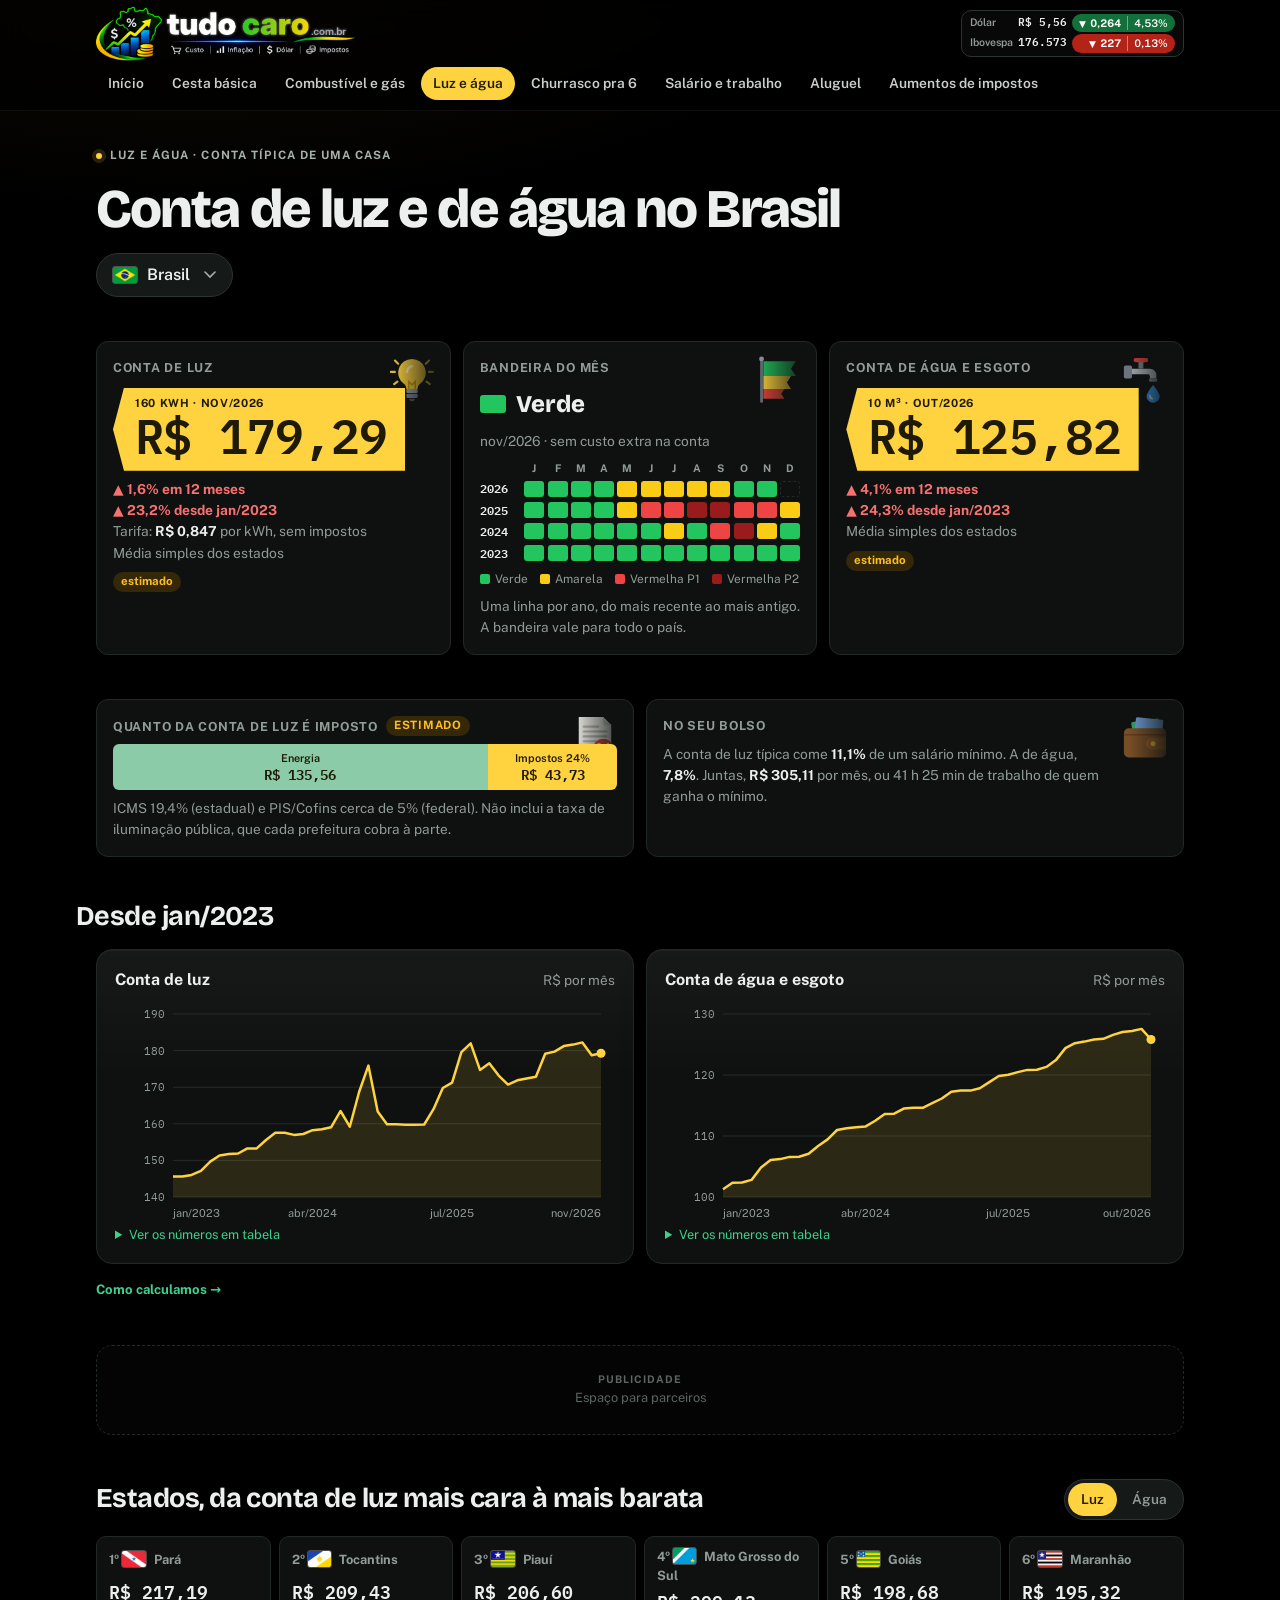
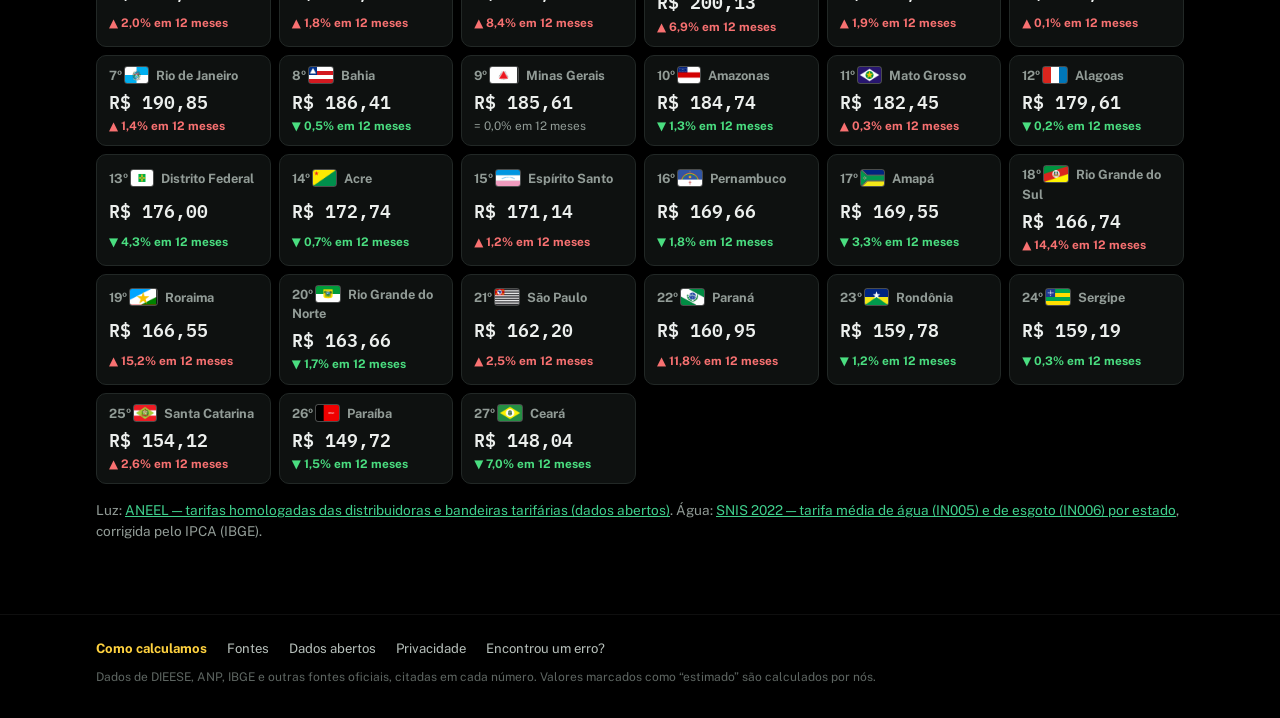
<file: luz-e-agua.html>
<!doctype html>
<html lang="pt-BR" data-repo="toim22/custo-de-vida-brasil">
<head>
<meta charset="utf-8">
<meta name="viewport" content="width=device-width, initial-scale=1, viewport-fit=cover">
<title>Conta de luz e de água por estado · Tudo Caro</title>
<meta name="description" content="Quanto custa a conta de luz e a conta de água em cada estado, a bandeira tarifária do mês, os impostos e quanto subiu desde 2023.">
<meta name="theme-color" content="#000000">
<link rel="preconnect" href="https://fonts.googleapis.com">
<link rel="stylesheet" href="https://fonts.googleapis.com/css2?family=Bricolage+Grotesque:opsz,wght@12..96,700;12..96,800&family=Public+Sans:wght@400;600;700&family=IBM+Plex+Mono:wght@500;600&display=swap">
<link rel="stylesheet" href="assets/estilo.css?v=20261118-desenhos">
<script src="assets/app.js?v=20261118-desenhos" defer></script>
<style>
  .la-cards { display: grid; grid-template-columns: repeat(auto-fit, minmax(230px, 1fr)); gap: 12px; }
  .la-card { background: var(--surface); border: 1px solid var(--line); border-radius: 12px; padding: 16px; display: grid; gap: 8px; align-content: start; min-width: 0; }
  .la-card .t { font-size: .78rem; font-weight: 700; letter-spacing: .06em; text-transform: uppercase; color: var(--muted); display: flex; align-items: center; gap: 8px; }
  .la-card .tag { margin-top: 2px; }
  .la-card .linha { font-size: .86rem; color: var(--muted); }
  .la-card .linha b { color: var(--ink); }
  .la-var { font-weight: 700; font-family: var(--f-mono); font-variant-numeric: tabular-nums; white-space: nowrap; }
  .band-tar { display: inline-flex; align-items: center; gap: 10px; font-family: var(--f-display); font-weight: 800; font-size: 1.5rem; }
  .band-tar i { width: 26px; height: 18px; border-radius: 3px; display: block; }
  .b-verde i { background: #22C55E; } .b-amarela i { background: #FACC15; } .b-vermelha i { background: #EF4444; } .b-vermelha2 i { background: #991B1B; } .b-escassez i { background: #111; border: 2px solid #EF4444; }
  .hist-band { display: grid; grid-template-columns: 2.6rem repeat(12, minmax(0, 1fr)); gap: 3px; align-items: center; font-size: .66rem; color: var(--muted); }
  .hist-band .m { text-align: center; font-weight: 700; }
  .hist-band .a { font-family: var(--f-mono); font-weight: 600; font-size: .74rem; color: var(--ink); }
  .hist-band .c { height: 16px; border-radius: 3px; display: block; }
  .hist-band .c.vazio { background: transparent; border: 1px dashed var(--line); }
  .leg-band { display: flex; flex-wrap: wrap; gap: 4px 12px; font-size: .74rem; color: var(--muted); }
  .leg-band span { display: inline-flex; align-items: center; gap: 5px; }
  .leg-band i { width: 10px; height: 10px; border-radius: 2px; display: inline-block; }
  .graficos { display: grid; grid-template-columns: repeat(auto-fit, minmax(300px, 1fr)); gap: 12px; }
  .ufs { display: grid; grid-template-columns: repeat(auto-fill, minmax(150px, 1fr)); gap: 8px; }
  .uf { background: var(--surface); border: 1px solid var(--line); border-radius: 10px; padding: 10px 12px; display: grid; gap: 2px; cursor: pointer; text-align: left; font: inherit; color: var(--ink); }
  .uf:hover { border-color: var(--muted); }
  .uf[aria-pressed="true"] { border-color: var(--tag); box-shadow: inset 0 0 0 1px var(--tag); }
  .uf .n { font-size: .8rem; font-weight: 700; color: var(--muted); display: flex; justify-content: space-between; gap: 6px; }
  .uf .v { font-family: var(--f-mono); font-weight: 600; font-size: 1.1rem; font-variant-numeric: tabular-nums; }
  .uf .d { font-size: .74rem; }
</style>
</head>
<body>
<main class="wrap">
  <section class="bloco">
    <span class="eyebrow">Luz e água · conta típica de uma casa</span>
    <h1 id="titulo">Conta de luz e de água</h1>
    <div class="filtros">
      <label class="visually-hidden" for="local">Local</label>
      <select id="local"></select>
    </div>
  </section>

  <section class="bloco">
    <div class="la-cards">
      <article class="la-card" id="c-luz">
        <span class="t">Conta de luz</span>
        <span class="tag grande"><span class="lbl" id="luz-lbl">por mês</span><span class="val" id="luz-val">—</span></span>
        <p class="linha" id="luz-sub"></p>
        <span class="selo" style="justify-self:start">estimado</span>
      </article>
      <article class="la-card" id="c-band">
        <span class="t">Bandeira do mês</span>
        <span class="band-tar" id="band">—</span>
        <p class="linha" id="band-sub"></p>
        <div class="hist-band" id="band-hist" role="img" aria-label="Bandeira de cada mês, por ano"></div>
        <div class="leg-band" id="band-cores"></div>
        <p class="small" id="band-leg"></p>
      </article>
      <article class="la-card" id="c-agua">
        <span class="t">Conta de água e esgoto</span>
        <span class="tag grande"><span class="lbl" id="agua-lbl">por mês</span><span class="val" id="agua-val">—</span></span>
        <p class="linha" id="agua-sub"></p>
        <span class="selo" style="justify-self:start">estimado</span>
      </article>
    </div>
  </section>

  <section class="bloco">
    <div class="la-cards">
      <article class="la-card">
        <span class="t">Quanto da conta de luz é imposto <span class="selo">estimado</span></span>
        <div class="impostos" id="barra"></div>
        <p class="small" id="impostos-txt"></p>
      </article>
      <article class="la-card">
        <span class="t">No seu bolso</span>
        <p id="bolso" class="linha"></p>
      </article>
    </div>
  </section>

  <section class="bloco">
    <h2>Desde jan/2023</h2>
    <div class="graficos">
      <div class="grafico"><div class="cab"><b>Conta de luz</b><span class="small">R$ por mês</span></div><div id="g-luz"></div></div>
      <div class="grafico"><div class="cab"><b>Conta de água e esgoto</b><span class="small">R$ por mês</span></div><div id="g-agua"></div></div>
    </div>
    <a class="como" href="como-calculamos.html#luz-agua">Como calculamos →</a>
  </section>

  <div class="anuncio" role="complementary" aria-label="Publicidade"><div><b>Publicidade</b>Espaço para parceiros</div></div>

  <section class="bloco">
    <div class="filtros" style="justify-content:space-between">
      <h2 id="t-rank">Estados, da conta mais cara à mais barata</h2>
      <div class="seg" id="ordem" role="group" aria-label="Ordenar por">
        <button type="button" data-o="luz" aria-pressed="true">Luz</button><button type="button" data-o="agua" aria-pressed="false">Água</button>
      </div>
    </div>
    <div class="ufs" id="ufs"></div>
    <p class="small" id="fonte"></p>
  </section>
</main>

<script>
document.addEventListener("DOMContentLoaded", function () {
  var C = window.CVB;
  var CORES_BAND = { verde: "#22C55E", amarela: "#FACC15", vermelha: "#EF4444", vermelha2: "#991B1B", escassez: "#6B7280" };
  function tipoBand(nome) {
    var n = (nome || "").toLowerCase();
    if (n.indexOf("escassez") > -1) return "escassez";
    if (n.indexOf("vermelha") > -1) return /2|ii/.test(n) ? "vermelha2" : "vermelha";
    if (n.indexOf("amarela") > -1) return "amarela";
    return "verde";
  }
  /* variação em %: subir é ruim (vermelho, seta para cima) */
  function varPct(v, sufixo) {
    if (C.variacao) return (v === null || v === undefined || isNaN(v)) ? "" : C.variacao(v, { sufixo: sufixo });
    if (v === null || v === undefined || isNaN(v)) return "";
    if (Math.abs(v) < 0.05) return '<span class="la-var muted">= estável' + (sufixo || "") + "</span>";
    return '<span class="la-var ' + (v > 0 ? "sobe" : "desce") + '">' + (v > 0 ? "▲ " : "▼ ") + C.numero(Math.abs(v), 1) + "%" + (sufixo || "") + "</span>";
  }
  function desdeInicio(serie) {
    if (!serie || serie.length < 2) return null;
    return (serie[serie.length - 1][1] / serie[0][1] - 1) * 100;
  }

  Promise.all([C.carregar("energia"), C.carregar("agua"), C.carregar("salario")]).then(function (r) {
    var luz = r[0], agua = r[1], sal = r[2];
    if (!luz && !agua) { document.querySelector("main").insertAdjacentHTML("afterbegin", '<p class="aviso">Os valores aparecem depois da próxima coleta automática.</p>'); return; }
    var locais = Object.keys((luz && luz.series) || {}).concat(Object.keys((agua && agua.series) || {}));
    var sel = document.getElementById("local");
    C.seletorLocal(sel, locais, C.lembrar("local") || "BR");
    sel.addEventListener("change", function () { C.lembrar("local", sel.value); desenhar(); });
    var minimo = sal && C.ultimo(sal.serie) ? C.ultimo(sal.serie)[1] : null;
    var ordem = "luz";
    document.getElementById("ordem").addEventListener("click", function (e) {
      var b = e.target.closest("button"); if (!b) return; ordem = b.dataset.o;
      [].forEach.call(this.children, function (x) { x.setAttribute("aria-pressed", x === b ? "true" : "false"); });
      ranking();
    });

    function serie(fonte, local, k) { return fonte && fonte.series[local] ? fonte.series[local][k] || [] : []; }

    function desenhar() {
      var local = sel.value || "BR";
      var em = " " + C.emLocal(local);
      document.getElementById("titulo").textContent = "Conta de luz e de água" + em;

      // Luz
      var sl = serie(luz, local, "conta"), ul = C.ultimo(sl);
      document.getElementById("luz-lbl").textContent = (luz ? luz.kwh_mes : 160) + " kWh · " + (ul ? C.data(ul[0]) : "");
      document.getElementById("luz-val").textContent = ul ? C.brl(ul[1], 2) : "—";
      var est = luz && luz.estados[local];
      var tar = C.ultimo(serie(luz, local, "tarifa"));
      document.getElementById("luz-sub").innerHTML = ul ? [
        varPct(C.variacao12(sl), " em 12 meses"),
        varPct(desdeInicio(sl), " desde jan/2023"),
        tar ? "Tarifa: <b>" + C.brl(tar[1], 3) + "</b> por kWh, sem impostos" : "",
        est && est.ultimo_reajuste ? "Último reajuste da " + est.distribuidora + ": " + varPct(est.ultimo_reajuste.pct) + " em " + C.data(est.ultimo_reajuste.data) : "",
        !C.UFS[local] ? "Média simples dos estados" : ""
      ].filter(Boolean).join("<br>") : "Sem dados ainda.";

      // Bandeira (é a mesma em todo o país)
      var bs = (luz && luz.bandeiras) || [], b = bs[bs.length - 1];
      var el = document.getElementById("band");
      if (b) {
        var tp = tipoBand(b[1]);
        el.className = "band-tar b-" + tp; el.innerHTML = "<i></i>" + b[1].replace(/^bandeira\s*/i, "");
        document.getElementById("band-sub").innerHTML = C.data(b[0]) + " · " + (b[2] > 0 ? "acrescenta <b>" + C.brl(b[2] * 100, 2) + "</b> a cada 100 kWh (" + C.brl(b[2] * (luz.kwh_mes || 160), 2) + " na conta típica, antes dos impostos)" : "sem custo extra na conta");
        var porMes = {}; bs.forEach(function (x) { porMes[x[0]] = x; });
        var anos = []; for (var a = +bs[0][0].slice(0, 4); a <= +b[0].slice(0, 4); a++) anos.push(a);
        var MES = ["J", "F", "M", "A", "M", "J", "J", "A", "S", "O", "N", "D"];
        var h = "<span></span>" + MES.map(function (m) { return '<span class="m">' + m + "</span>"; }).join("");
        anos.reverse().forEach(function (a) {
          h += '<span class="a">' + a + "</span>";
          for (var m = 1; m <= 12; m++) {
            var k = a + "-" + (m < 10 ? "0" : "") + m, x = porMes[k];
            h += x ? '<span class="c" title="' + C.data(k) + ": " + x[1] + '" style="background:' + CORES_BAND[tipoBand(x[1])] + '"></span>' : '<span class="c vazio" title="' + C.data(k) + ': ainda sem bandeira"></span>';
          }
        });
        document.getElementById("band-hist").innerHTML = h;
        var usadas = {}; bs.forEach(function (x) { usadas[tipoBand(x[1])] = x[1].replace(/^bandeira\s*/i, ""); });
        document.getElementById("band-cores").innerHTML = ["verde", "amarela", "vermelha", "vermelha2", "escassez"].filter(function (t) { return usadas[t]; })
          .map(function (t) { return '<span><i style="background:' + CORES_BAND[t] + '"></i>' + usadas[t] + "</span>"; }).join("");
        document.getElementById("band-leg").textContent = "Uma linha por ano, do mais recente ao mais antigo. A bandeira vale para todo o país.";
      } else { el.textContent = "—"; document.getElementById("band-sub").textContent = "Aguardando a próxima coleta."; }

      // Água
      var sa = serie(agua, local, "conta"), ua = C.ultimo(sa), ea = agua && agua.estados[local];
      document.getElementById("agua-lbl").textContent = (agua ? agua.m3_mes : 10) + " m³ · " + (ua ? C.data(ua[0]) : "");
      document.getElementById("agua-val").textContent = ua ? C.brl(ua[1], 2) : "—";
      document.getElementById("agua-sub").innerHTML = ua ? [
        varPct(C.variacao12(sa), " em 12 meses"),
        varPct(desdeInicio(sa), " desde jan/2023"),
        ea ? "Tarifa média de água e esgoto do estado (SNIS), corrigida pela inflação" : "Média simples dos estados",
        ea && !ea.ipca_local ? "Reajuste estimado pela inflação da água no Brasil (o IBGE não pesquisa neste estado)" : ""
      ].filter(Boolean).join("<br>") : "Sem dados ainda.";

      // Impostos da luz
      var barra = document.getElementById("barra"), txt = document.getElementById("impostos-txt");
      var icms = est ? est.icms : null;
      if (icms === null && luz) { var ufs = Object.keys(luz.estados).filter(function (u) { return local === "BR" || C.UFS[u][1] === local; }); icms = ufs.reduce(function (s, u) { return s + luz.estados[u].icms; }, 0) / (ufs.length || 1); }
      if (ul && icms !== null) {
        var pImp = (icms + luz.pis_cofins) * 100, vImp = ul[1] * pImp / 100;
        barra.innerHTML = C.barraImpostos(ul[1] - vImp, vImp, "Energia");
        txt.textContent = "ICMS " + C.numero(icms * 100, 1) + "% (estadual) e PIS/Cofins cerca de " + C.numero(luz.pis_cofins * 100, 0) + "% (federal). Não inclui a taxa de iluminação pública, que cada prefeitura cobra à parte.";
      } else { barra.innerHTML = ""; txt.textContent = "Sem estimativa ainda."; }

      // No bolso
      var partes = [];
      if (minimo && ul) partes.push("A conta de luz típica come <b>" + C.numero(ul[1] / minimo * 100, 1) + "%</b> de um salário mínimo.");
      if (minimo && ua) partes.push("A de água, <b>" + C.numero(ua[1] / minimo * 100, 1) + "%</b>.");
      if (minimo && ul && ua) partes.push("Juntas, <b>" + C.brl(ul[1] + ua[1], 2) + "</b> por mês, ou " + C.horas((ul[1] + ua[1]) / (minimo / 220)) + " de trabalho de quem ganha o mínimo.");
      document.getElementById("bolso").innerHTML = partes.join(" ") || "Aguardando dados.";

      // Gráficos
      function linhas(fonte, k) {
        var s = [{ nome: C.nomeLocal(local), pontos: serie(fonte, local, k) }];
        if (local !== "BR" && fonte && fonte.series.BR) s.push({ nome: "Brasil", pontos: fonte.series.BR[k], cor: "#929C97" });
        return s;
      }
      C.grafico(document.getElementById("g-luz"), linhas(luz, "conta"), { fmtY: function (v) { return C.numero(v, 0); }, titulo: "Conta de luz típica por mês", marcos: [["2027-01-01", "novo mandato"]] });
      C.grafico(document.getElementById("g-agua"), linhas(agua, "conta"), { fmtY: function (v) { return C.numero(v, 0); }, titulo: "Conta de água e esgoto por mês", marcos: [["2027-01-01", "novo mandato"]] });
      ranking();
    }

    function ranking() {
      var local = sel.value || "BR";
      var fonte = ordem === "luz" ? luz : agua;
      document.getElementById("t-rank").textContent = "Estados, da conta de " + (ordem === "luz" ? "luz" : "água") + " mais cara à mais barata";
      var lista = Object.keys(C.UFS).map(function (uf) {
        var s = serie(fonte, uf, "conta"), u = C.ultimo(s);
        return u ? { uf: uf, v: u[1], a12: C.variacao12(s) } : null;
      }).filter(Boolean).sort(function (a, b) { return b.v - a.v; });
      var box = document.getElementById("ufs");
      box.innerHTML = lista.map(function (l, i) {
        return '<button type="button" class="uf" data-uf="' + l.uf + '" aria-pressed="' + (l.uf === local) + '"><span class="n"><span>' + (i + 1) + "º " + (C.bandeira ? C.bandeira(l.uf) : "") + C.UFS[l.uf][0] + '</span></span><span class="v">' + C.brl(l.v, 2) + '</span><span class="d">' + (varPct(l.a12, " em 12 meses") || '<span class="muted">—</span>') + "</span></button>";
      }).join("") || '<p class="aviso">Sem dados por estado ainda.</p>';
      box.onclick = function (e) { var b = e.target.closest(".uf"); if (!b) return; sel.value = b.dataset.uf; C.lembrar("local", sel.value); desenhar(); window.scrollTo({ top: 0, behavior: "smooth" }); };
      document.getElementById("fonte").innerHTML = (luz ? 'Luz: <a href="' + luz.fonte_url + '">' + luz.fonte + "</a>. " : "") + (agua ? "Água: " + (agua.fonte_url ? '<a href="' + agua.fonte_url + '">' + agua.fonte + "</a>" : agua.fonte) + ", corrigida pelo IPCA (IBGE)." : "");
    }
    desenhar();
  });
});
</script>
</body>
</html>
</file>
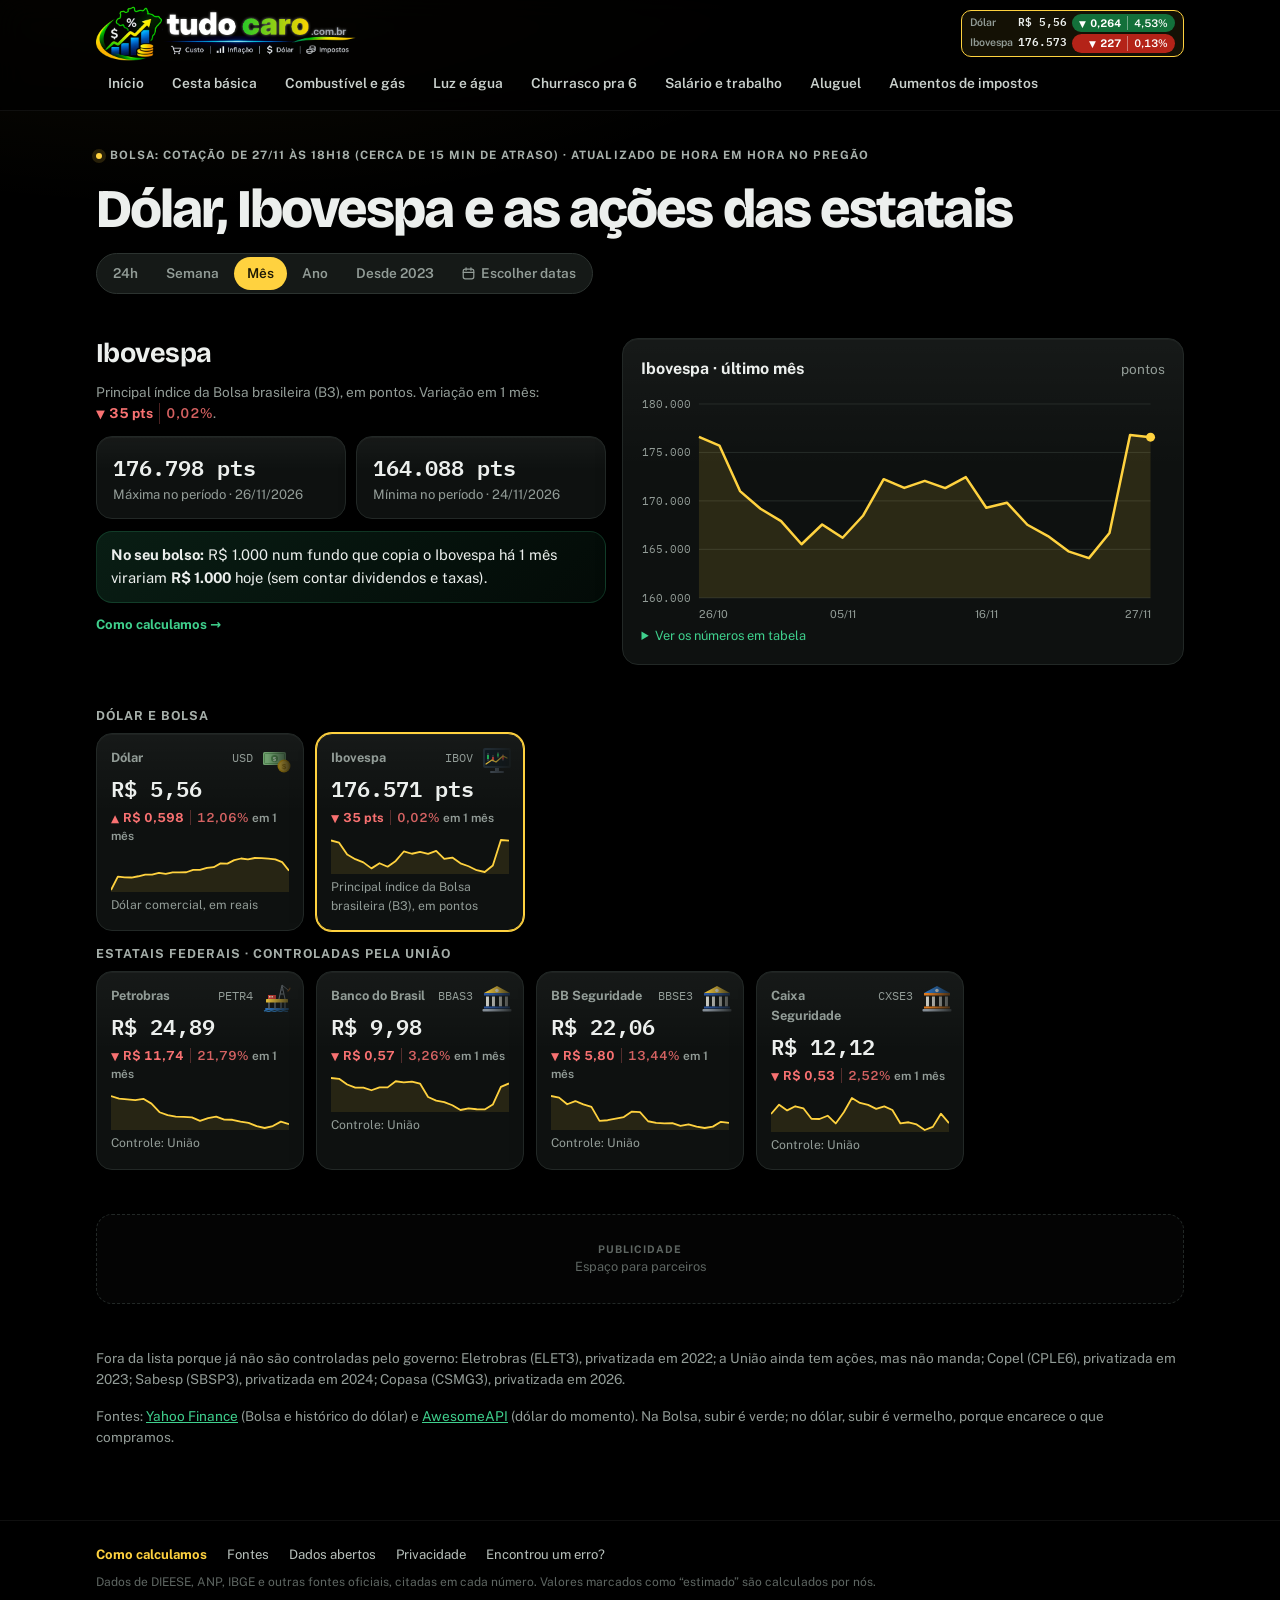
<file: mercado.html>
<!doctype html>
<html lang="pt-BR" data-repo="toim22/custo-de-vida-brasil">
<head>
<meta charset="utf-8">
<meta name="viewport" content="width=device-width, initial-scale=1, viewport-fit=cover">
<title>Dólar, Ibovespa e ações das estatais hoje · Tudo Caro</title>
<meta name="description" content="Cotação do dólar, do Ibovespa e das ações das estatais (Petrobras, Banco do Brasil, Cemig e outras), com gráficos de 24 horas, semana, mês, ano e desde 2023.">
<meta name="theme-color" content="#000000">
<link rel="preconnect" href="https://fonts.googleapis.com">
<link rel="stylesheet" href="https://fonts.googleapis.com/css2?family=Bricolage+Grotesque:opsz,wght@12..96,700;12..96,800&family=Public+Sans:wght@400;600;700&family=IBM+Plex+Mono:wght@500;600&display=swap">
<link rel="stylesheet" href="assets/estilo.css?v=20261118-desenhos">
<script src="assets/app.js?v=20261118-desenhos" defer></script>
</head>
<body>
<main class="wrap">
  <section class="bloco">
    <span class="eyebrow" id="atualizado">Dólar, Bolsa e estatais</span>
    <h1>Dólar, Ibovespa e as ações das estatais</h1>
    <div class="filtros">
      <div class="seg" id="periodos" role="group" aria-label="Período"></div>
    </div>
    <div class="m-datas" id="datas" hidden>
      <label>De <input type="date" id="de"></label>
      <label>Até <input type="date" id="ate"></label>
      <span class="atalhos" id="atalhos"></span>
      <span class="aviso-datas" id="aviso-datas" hidden></span>
    </div>
  </section>

  <section class="bloco heroi" id="detalhe">
    <div class="stack">
      <h2 id="d-titulo">—</h2>
      <p class="small" id="d-sub"></p>
      <div class="fatos" id="d-fatos"></div>
      <div class="explica" id="d-bolso" hidden></div>
      <a class="como" href="como-calculamos.html#mercado">Como calculamos →</a>
    </div>
    <div class="grafico">
      <div class="cab"><b id="g-titulo">—</b><span class="small" id="g-unid"></span></div>
      <div id="g"></div>
    </div>
  </section>

  <section class="bloco" id="lista" aria-label="Cotações"></section>

  <div class="anuncio" role="complementary" aria-label="Publicidade"><div><b>Publicidade</b>Espaço para parceiros</div></div>

  <section class="bloco">
    <p class="small" id="fora"></p>
    <p class="small" id="fonte"></p>
  </section>
</main>

<script>
document.addEventListener("DOMContentLoaded", function () {
  var C = window.CVB;
  var PERIODOS = [
    // código, botão, variação, ponto de partida, título do gráfico
    ["24h", "24h", "em 24 horas", "há 24 horas", "últimas 24 horas"],
    ["semana", "Semana", "em 7 dias", "há 7 dias", "últimos 7 dias"],
    ["mes", "Mês", "em 1 mês", "há 1 mês", "último mês"],
    ["ano", "Ano", "em 1 ano", "há 1 ano", "último ano"],
    ["tudo", "Desde 2023", "desde jan/2023", "no começo de 2023", "desde jan/2023"],
    ["datas", "Escolher datas", "", "", ""]  // textos montados com as datas escolhidas
  ];
  var GRUPOS = [
    ["", "Dólar e Bolsa", function (a) { return a.tipo !== "acao"; }],
    ["federal", "Estatais federais · controladas pela União", function (a) { return a.esfera === "federal"; }]
  ];

  Promise.all([C.carregar("mercado"), C.carregar("salario"), C.dolarAoVivo()]).then(function (r) {
    var m = r[0], sal = r[1], vivo = r[2];
    if (!m || !m.ativos) {
      document.querySelector("main").insertAdjacentHTML("afterbegin", '<p class="aviso">As cotações aparecem depois da primeira coleta.</p>');
      return;
    }
    var ids = (m.ordem || Object.keys(m.ativos)).filter(function (k) { return m.ativos[k]; });

    // Dólar do momento (o mesmo do topo da página): entra como último ponto, para tudo bater
    if (vivo && m.ativos.USD) {
      var usd = m.ativos.USD, agora = chaveBRT(new Date(vivo.hora)), hojeUTC = vivo.hora.slice(0, 10);
      var ui = C.ultimo(usd.intradia);
      if (!ui || ui[0] < agora) usd.intradia.push([agora, vivo.preco]);
      var ud = C.ultimo(usd.diario);
      if (ud && ud[0] === hojeUTC) ud[1] = vivo.preco; else if (!ud || ud[0] < hojeUTC) usd.diario.push([hojeUTC, vivo.preco]);
      usd.preco = vivo.preco; usd.hora = agora; usd.aoVivo = true;
    }

    // estado: ativo e período, guardados no endereço (#PETR4/ano)
    var h = (location.hash || "").slice(1).split("/");
    var ativo = ids.indexOf(h[0]) > -1 ? h[0] : "IBOV";
    var per = PERIODOS.some(function (p) { return p[0] === h[1]; }) ? h[1] : (C.lembrar("periodo-mercado") || "mes");
    if (!PERIODOS.some(function (p) { return p[0] === per; }) || per === "datas") per = "mes";

    // Período escolhido pela pessoa (#IBOV/2024-01-02_2024-06-28)
    var primeiroDia = ids.reduce(function (d, id) { var x = m.ativos[id].diario[0]; return x && x[0] < d ? x[0] : d; }, "9999");
    var ultimoDia = ids.reduce(function (d, id) { var x = C.ultimo(m.ativos[id].diario); return x && x[0] > d ? x[0] : d; }, "0000");
    var deEl = document.getElementById("de"), ateEl = document.getElementById("ate");
    [deEl, ateEl].forEach(function (el) { el.min = primeiroDia; el.max = ultimoDia; });
    var mh = /^(\d{4}-\d{2}-\d{2})_(\d{4}-\d{2}-\d{2})$/.exec(h[1] || "");
    if (mh) { per = "datas"; deEl.value = mh[1]; ateEl.value = mh[2]; }
    else { deEl.value = menosMeses(ultimoDia, 3); ateEl.value = ultimoDia; }
    var ATALHOS = [["3 meses", 3], ["6 meses", 6], ["Este ano", "ano"], ["2 anos", 24]];
    document.getElementById("atalhos").innerHTML = ATALHOS.map(function (x, i) { return '<button type="button" data-i="' + i + '">' + x[0] + "</button>"; }).join("");
    document.getElementById("atalhos").addEventListener("click", function (e) {
      var b = e.target.closest("button"); if (!b) return;
      var x = ATALHOS[+b.dataset.i][1];
      deEl.value = x === "ano" ? ultimoDia.slice(0, 4) + "-01-01" : menosMeses(ultimoDia, x);
      if (deEl.value < primeiroDia) deEl.value = primeiroDia;
      ateEl.value = ultimoDia; desenhar();
    });
    [deEl, ateEl].forEach(function (el) { el.addEventListener("change", desenhar); });

    var segs = document.getElementById("periodos");
    var CAL = '<svg width="13" height="13" viewBox="0 0 16 16" aria-hidden="true" style="vertical-align:-2px;margin-right:6px"><rect x="1.5" y="2.5" width="13" height="12" rx="2.5" fill="none" stroke="currentColor" stroke-width="1.5"/><path d="M1.5 6.5h13M5 1v3M11 1v3" stroke="currentColor" stroke-width="1.5" stroke-linecap="round"/></svg>';
    segs.innerHTML = PERIODOS.map(function (p) { return '<button type="button" data-p="' + p[0] + '">' + (p[0] === "datas" ? CAL : "") + p[1] + "</button>"; }).join("");
    segs.addEventListener("click", function (e) {
      var b = e.target.closest("button"); if (!b) return;
      per = b.dataset.p; if (per !== "datas") C.lembrar("periodo-mercado", per); desenhar();
      if (per === "datas" && window.matchMedia("(hover: hover)").matches) deEl.focus();
    });

    var lista = document.getElementById("lista");
    lista.addEventListener("click", function (e) {
      var b = e.target.closest("button[data-a]"); if (!b) return;
      ativo = b.dataset.a; desenhar();
      var d = document.getElementById("detalhe");
      if (d.getBoundingClientRect().top < 0 || d.getBoundingClientRect().top > innerHeight * 0.6) d.scrollIntoView({ behavior: "smooth", block: "start" });
    });

    function chaveBRT(d) { return new Date(d.getTime() - 3 * 3600e3).toISOString().slice(0, 16); }
    function quando(k) { // chave intradia → Date
      return new Date(k + ":00-03:00");
    }
    function hora(k) { return k.slice(11, 13) + "h" + k.slice(14, 16); }
    function diaMes(k) { return k.slice(8, 10) + "/" + k.slice(5, 7); }
    function menosMeses(dia, n) {
      var d = new Date(dia + "T12:00:00Z"); d.setUTCMonth(d.getUTCMonth() - n); return d.toISOString().slice(0, 10);
    }

    /* Pontos do período escolhido e o valor de partida (para a variação). */
    function recorte(a, p) {
      var pts, base;
      if (p === "datas") return recorteDatas(a);
      if ((p === "24h" || p === "semana") && a.intradia && a.intradia.length > 1) {
        var fim = quando(C.ultimo(a.intradia)[0]).getTime();
        var corte = chaveBRT(new Date(fim - (p === "24h" ? 24 : 24 * 7) * 3600e3));
        pts = a.intradia.filter(function (x) { return x[0] >= corte; });
        var antes = a.intradia.filter(function (x) { return x[0] < corte; });
        // valor de partida: o último preço antes do corte; sem ele, o fechamento do dia anterior
        if (antes.length) { base = C.ultimo(antes)[1]; pts.unshift(C.ultimo(antes)); }
        else { var dAnt = C.valorEm(a.diario, chaveDia(pts[0][0], -1)); base = dAnt || pts[0][1]; }
        return { pts: pts, base: base, intradia: true };
      }
      var dias = a.diario || [];
      if (!dias.length) return { pts: [], base: null };
      var ult = C.ultimo(dias)[0];
      // 24h e semana sem dados de 15 em 15 minutos: usa os fechamentos diários
      var inicio = { tudo: "0000", ano: menosMeses(ult, 12), mes: menosMeses(ult, 1), semana: chaveDia(ult, -7), "24h": chaveDia(ult, -1) }[p];
      pts = dias.filter(function (x) { return x[0] >= inicio; });
      var ant = dias.filter(function (x) { return x[0] < inicio; });
      if (ant.length) pts.unshift(C.ultimo(ant));
      base = pts.length ? pts[0][1] : null;
      return { pts: pts, base: base, intradia: false };
    }
    /* Entre duas datas: fechamentos diários; se o intervalo cabe nos últimos 5 pregões (até 7 dias), usa os preços de 15 em 15 min. */
    function recorteDatas(a) {
      var de = datas.de, ate = datas.ate;
      var curto = (new Date(ate) - new Date(de)) / 864e5 <= 7;
      if (curto && a.intradia && a.intradia.length && a.intradia[0][0].slice(0, 10) <= de) {
        var pi = a.intradia.filter(function (x) { return x[0].slice(0, 10) >= de && x[0].slice(0, 10) <= ate; });
        if (pi.length > 1) {
          var antI = a.intradia.filter(function (x) { return x[0].slice(0, 10) < de; });
          var b0 = antI.length ? C.ultimo(antI) : null;
          var bD = b0 ? b0[1] : C.valorEm(a.diario, chaveDia(de, -1));
          if (b0) pi.unshift(b0);
          return { pts: pi, base: bD || pi[0][1], intradia: true };
        }
      }
      var dias = a.diario || [];
      var pts = dias.filter(function (x) { return x[0] >= de && x[0] <= ate; });
      var ant = dias.filter(function (x) { return x[0] < de; });
      if (ant.length) pts.unshift(C.ultimo(ant));  // fechamento do dia anterior: ponto de partida
      return { pts: pts, base: pts.length ? pts[0][1] : null, intradia: false };
    }
    var datas = {};
    function lerDatas() {
      var de = deEl.value || primeiroDia, ate = ateEl.value || ultimoDia, aviso = "";
      if (de < primeiroDia) { de = primeiroDia; aviso = "Os dados começam em " + C.data(primeiroDia) + "."; }
      if (ate > ultimoDia) { ate = ultimoDia; aviso = "Ainda não há cotação depois de " + C.data(ultimoDia) + "."; }
      if (de > ate) { var t = de; de = ate; ate = t; deEl.value = de; ateEl.value = ate; aviso = "Invertemos as datas: a primeira tem que vir antes."; }
      datas = { de: de, ate: ate };
      var av = document.getElementById("aviso-datas"); av.textContent = aviso; av.hidden = !aviso;
    }

    function chaveDia(k, n) { var d = new Date(k.slice(0, 10) + "T12:00:00Z"); d.setUTCDate(d.getUTCDate() + n); return d.toISOString().slice(0, 10); }

    function bomSubir(a) { return a.tipo !== "moeda"; } // dólar subindo encarece as coisas: vermelho
    function casas(a) { return a.tipo === "indice" ? 0 : 2; }
    function valor(a, v) { return a.tipo === "indice" ? C.numero(v, 0) + " pts" : C.brl(v, 2); }
    function codigo(id, a) { return a.tipo === "moeda" ? "USD" : a.tipo === "indice" ? "IBOV" : id; }
    function pctDe(rc, a) { var u = C.ultimo(rc.pts); return u && rc.base ? (u[1] / rc.base - 1) * 100 : null; }
    function difDe(rc) { var u = C.ultimo(rc.pts); return u && rc.base ? u[1] - rc.base : null; }
    // variação em valor e em %: ▲ R$ 0,05 · 0,87%
    function vari(a, rc, sufixo) {
      var fmt = a.tipo === "indice" ? function (v) { return C.numero(v, 0) + " pts"; } : a.tipo === "moeda" ? function (v) { return "R$ " + C.numero(v, 3); } : function (v) { return C.brl(v, 2); };
      return C.varDupla(difDe(rc), pctDe(rc, a), fmt, { bomSubir: bomSubir(a), sufixo: sufixo });
    }

    function spark(pts) {
      if (!pts || pts.length < 2) return "";
      var ys = pts.map(function (p) { return p[1]; }), lo = Math.min.apply(null, ys), hi = Math.max.apply(null, ys);
      if (hi === lo) { hi += 1; lo -= 1; }
      var d = pts.map(function (p, i) { return (i ? "L" : "M") + (i / (pts.length - 1) * 100).toFixed(2) + " " + (36 - (p[1] - lo) / (hi - lo) * 32).toFixed(2); }).join(" ");
      return '<svg class="spark" viewBox="0 0 100 38" preserveAspectRatio="none" aria-hidden="true"><path d="' + d + ' L100 38 L0 38 Z" fill="currentColor" opacity=".10"/><path d="' + d + '" fill="none" stroke="currentColor" stroke-width="1.8" vector-effect="non-scaling-stroke" stroke-linejoin="round"/></svg>';
    }

    function desenhar() {
      var P = PERIODOS.filter(function (p) { return p[0] === per; })[0];
      document.getElementById("datas").hidden = per !== "datas";
      if (per === "datas") {
        lerDatas();
        var dd = C.data(datas.de), da = C.data(datas.ate);
        P = ["datas", "", "de " + dd + " a " + da, "em " + dd, dd + " a " + da];
        history.replaceState(null, "", "#" + ativo + "/" + datas.de + "_" + datas.ate);
      } else history.replaceState(null, "", "#" + ativo + "/" + per);
      [].forEach.call(segs.children, function (b) { b.setAttribute("aria-pressed", b.dataset.p === per ? "true" : "false"); });

      // Cartões de todos os ativos, com a variação no período
      lista.innerHTML = GRUPOS.map(function (g) {
        var doGrupo = ids.filter(function (id) { return g[2](m.ativos[id]); });
        if (!doGrupo.length) return "";
        return '<div class="m-grupo"><h3>' + g[1] + '</h3><div class="m-cards">' + doGrupo.map(function (id) {
          var a = m.ativos[id], rc = recorte(a, per);
          return '<button type="button" class="card m-card" data-a="' + id + '" aria-pressed="' + (id === ativo) + '">' +
            '<span class="topo-c"><span class="t">' + a.nome + '</span><span class="cod">' + codigo(id, a) + "</span></span>" +
            '<span class="v mono">' + valor(a, a.preco) + "</span>" +
            '<span class="m-var">' + vari(a, rc) + " " + (per === "datas" ? "no período escolhido" : P[2]) + "</span>" +
            spark(rc.pts) +
            (a.controle ? '<span class="sub">Controle: ' + a.controle + "</span>" : '<span class="sub">' + (a.descricao || "") + "</span>") +
            "</button>";
        }).join("") + "</div></div>";
      }).join("");

      // Detalhe do ativo escolhido
      var a = m.ativos[ativo], rc = recorte(a, per), u = C.ultimo(rc.pts);
      var fimTxt = per === "datas" ? "em " + C.data(datas.ate) : "hoje";
      document.getElementById("d-titulo").textContent = a.nome + (a.tipo === "acao" ? " (" + ativo + ")" : "");
      document.getElementById("d-sub").innerHTML = (a.tipo === "acao" ? (a.descricao ? a.descricao + ". " : "") + "Estatal federal, controlada pela União. " : a.descricao + ". ") +
        "Variação " + P[2] + ": " + vari(a, rc) + ".";

        var mx = rc.pts.reduce(function (b, p) { return !b || p[1] > b[1] ? p : b; }, null), mn = rc.pts.reduce(function (b, p) { return !b || p[1] < b[1] ? p : b; }, null);
      var qd = function (k) { return k.length > 10 ? diaMes(k) + " às " + hora(k) : C.data(k); };
      var fatos = [];
      if (mx) fatos.push(['<span class="num mono">' + valor(a, mx[1]) + "</span>", "Máxima no período · " + qd(mx[0])]);
      if (mn) fatos.push(['<span class="num mono">' + valor(a, mn[1]) + "</span>", "Mínima no período · " + qd(mn[0])]);
      document.getElementById("d-fatos").innerHTML = fatos.map(function (f) { return '<div class="fato">' + f[0] + "<span>" + f[1] + "</span></div>"; }).join("");

      // No seu bolso: coisas concretas
      var bolso = document.getElementById("d-bolso"), txt = "";
      if (a.tipo === "moeda" && sal && sal.serie && u) {
        var smHoje = per === "datas" ? C.valorEm(sal.serie, datas.ate) || C.valorEm(sal.serie, datas.ate.slice(0, 7)) : C.ultimo(sal.serie)[1], ini = rc.pts[0];
        var smIni = C.valorEm(sal.serie, ini[0].slice(0, 10)) || C.valorEm(sal.serie, ini[0].slice(0, 7));
        if (smHoje) txt = "<b>No seu bolso:</b> um salário mínimo (" + C.brl(smHoje, 0) + ") " + (per === "datas" ? "valia" : "vale") + " <b>US$ " + C.numero(smHoje / u[1], 0) + "</b> " + fimTxt;
        if (txt && smIni && per !== "24h" && per !== "semana" && ini[0] !== u[0]) txt += "; " + P[3] + " valia US$ " + C.numero(smIni / ini[1], 0);
        if (txt) txt += ". Dólar mais caro encarece combustível, trigo, eletrônicos e remédios.";
      } else if (a.tipo !== "moeda" && rc.base && u) {
        txt = "<b>No seu bolso:</b> R$ 1.000 " + (a.tipo === "indice" ? "num fundo que copia o Ibovespa" : "em ações da " + a.nome) + " " + P[3] +
          " virariam <b>" + C.brl(1000 * u[1] / rc.base, 0) + "</b> " + fimTxt + " (sem contar dividendos e taxas).";
      }
      bolso.innerHTML = txt; bolso.hidden = !txt;

      // Gráfico grande
      document.getElementById("g-titulo").textContent = a.nome + " · " + P[4];
      document.getElementById("g-unid").textContent = a.tipo === "indice" ? "pontos" : "R$";
      var opts = {
        titulo: "Gráfico de " + a.nome + " " + P[2],
        fmtY: function (v) { return C.numero(v, a.tipo === "indice" ? 0 : a.tipo === "moeda" ? 3 : 2); }
      };
      if (rc.intradia) {
        opts.rotK = function (k) { return diaMes(k) + " " + hora(k); };
        opts.rotX = per === "24h" ? opts.rotK : diaMes;
      } else if (per === "mes" || per === "24h" || per === "semana" || (per === "datas" && rc.pts.length < 70 && datas.de.slice(0, 4) === datas.ate.slice(0, 4))) opts.rotX = diaMes;
      C.grafico(document.getElementById("g"), [{ nome: a.nome, pontos: rc.pts }], opts);
    }
    desenhar();

    // Linha de atualização e fonte (uma vez só)
    var ib = m.ativos.IBOV;
    document.getElementById("atualizado").textContent = "Bolsa: cotação de " + (ib && ib.hora ? diaMes(ib.hora) + " às " + hora(ib.hora) : "—") +
      " (cerca de 15 min de atraso) · atualizado de hora em hora no pregão" + (vivo ? " · dólar ao vivo" : "");
    document.getElementById("fora").textContent = (m.ex_estatais && m.ex_estatais.length) ? "Fora da lista porque já não são controladas pelo governo: " + m.ex_estatais.map(function (x) { return x[0] + ", " + x[1]; }).join("; ") + "." : "";
    document.getElementById("fonte").innerHTML = 'Fontes: <a href="' + m.fonte_url + '">Yahoo Finance</a> (Bolsa e histórico do dólar) e <a href="https://docs.awesomeapi.com.br/api-de-moedas">AwesomeAPI</a> (dólar do momento). Na Bolsa, subir é verde; no dólar, subir é vermelho, porque encarece o que compramos.';
  });
});
</script>
</body>
</html>
</file>
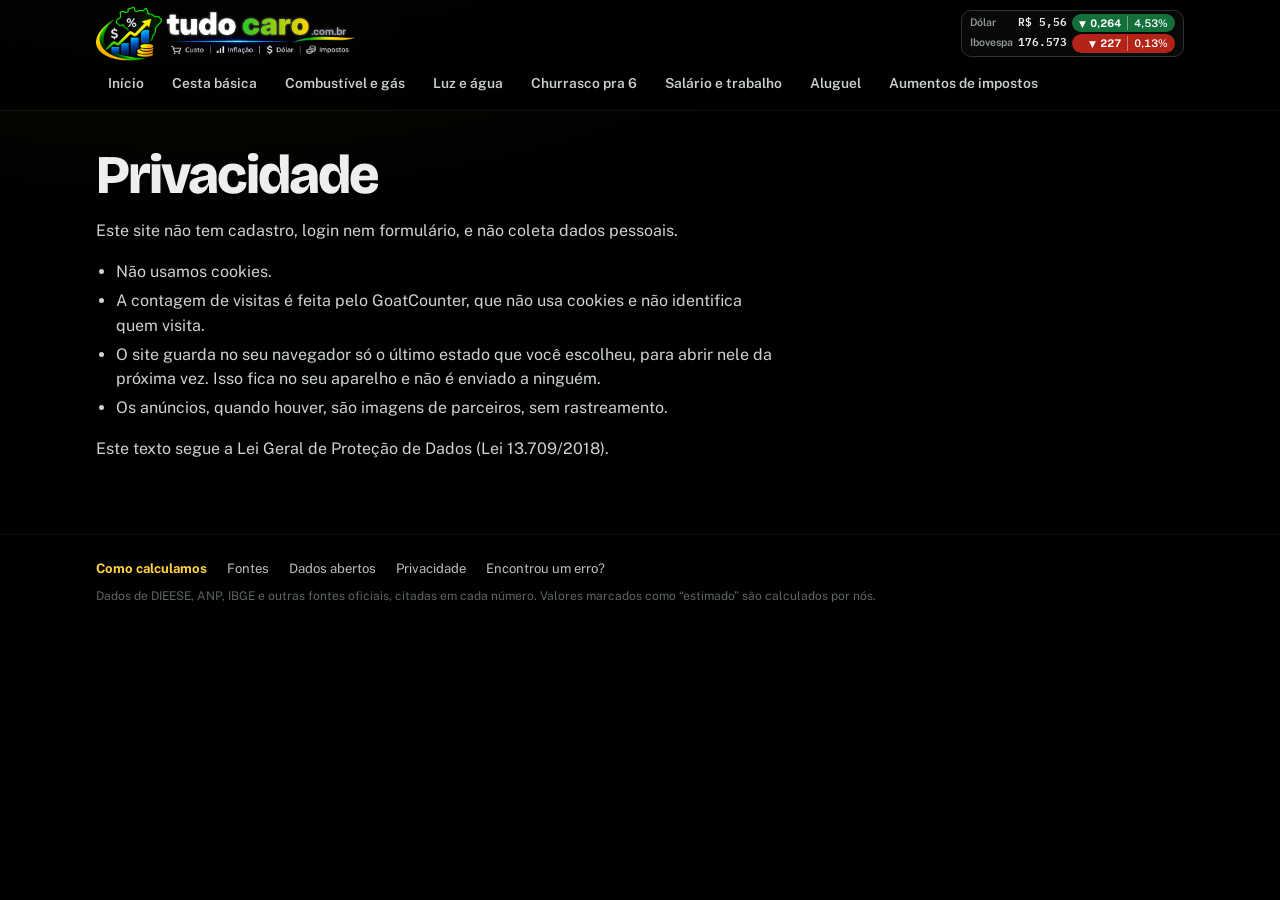
<file: privacidade.html>
<!doctype html>
<html lang="pt-BR" data-repo="toim22/custo-de-vida-brasil">
<head>
<meta charset="utf-8">
<meta name="viewport" content="width=device-width, initial-scale=1, viewport-fit=cover">
<title>Privacidade · Tudo Caro</title>
<meta name="theme-color" content="#000000">
<link rel="preconnect" href="https://fonts.googleapis.com">
<link rel="stylesheet" href="https://fonts.googleapis.com/css2?family=Bricolage+Grotesque:opsz,wght@12..96,700;12..96,800&family=Public+Sans:wght@400;600;700&family=IBM+Plex+Mono:wght@500;600&display=swap">
<link rel="stylesheet" href="assets/estilo.css?v=20261118-desenhos">
<script src="assets/app.js?v=20261118-desenhos" defer></script>
</head>
<body>
<main class="wrap">
  <section class="bloco texto read">
    <h1>Privacidade</h1>
    <p>Este site não tem cadastro, login nem formulário, e não coleta dados pessoais.</p>
    <ul>
      <li>Não usamos cookies.</li>
      <li>A contagem de visitas é feita pelo GoatCounter, que não usa cookies e não identifica quem visita.</li>
      <li>O site guarda no seu navegador só o último estado que você escolheu, para abrir nele da próxima vez. Isso fica no seu aparelho e não é enviado a ninguém.</li>
      <li>Os anúncios, quando houver, são imagens de parceiros, sem rastreamento.</li>
    </ul>
    <p>Este texto segue a Lei Geral de Proteção de Dados (Lei 13.709/2018).</p>
  </section>
</main>
</body>
</html>
</file>
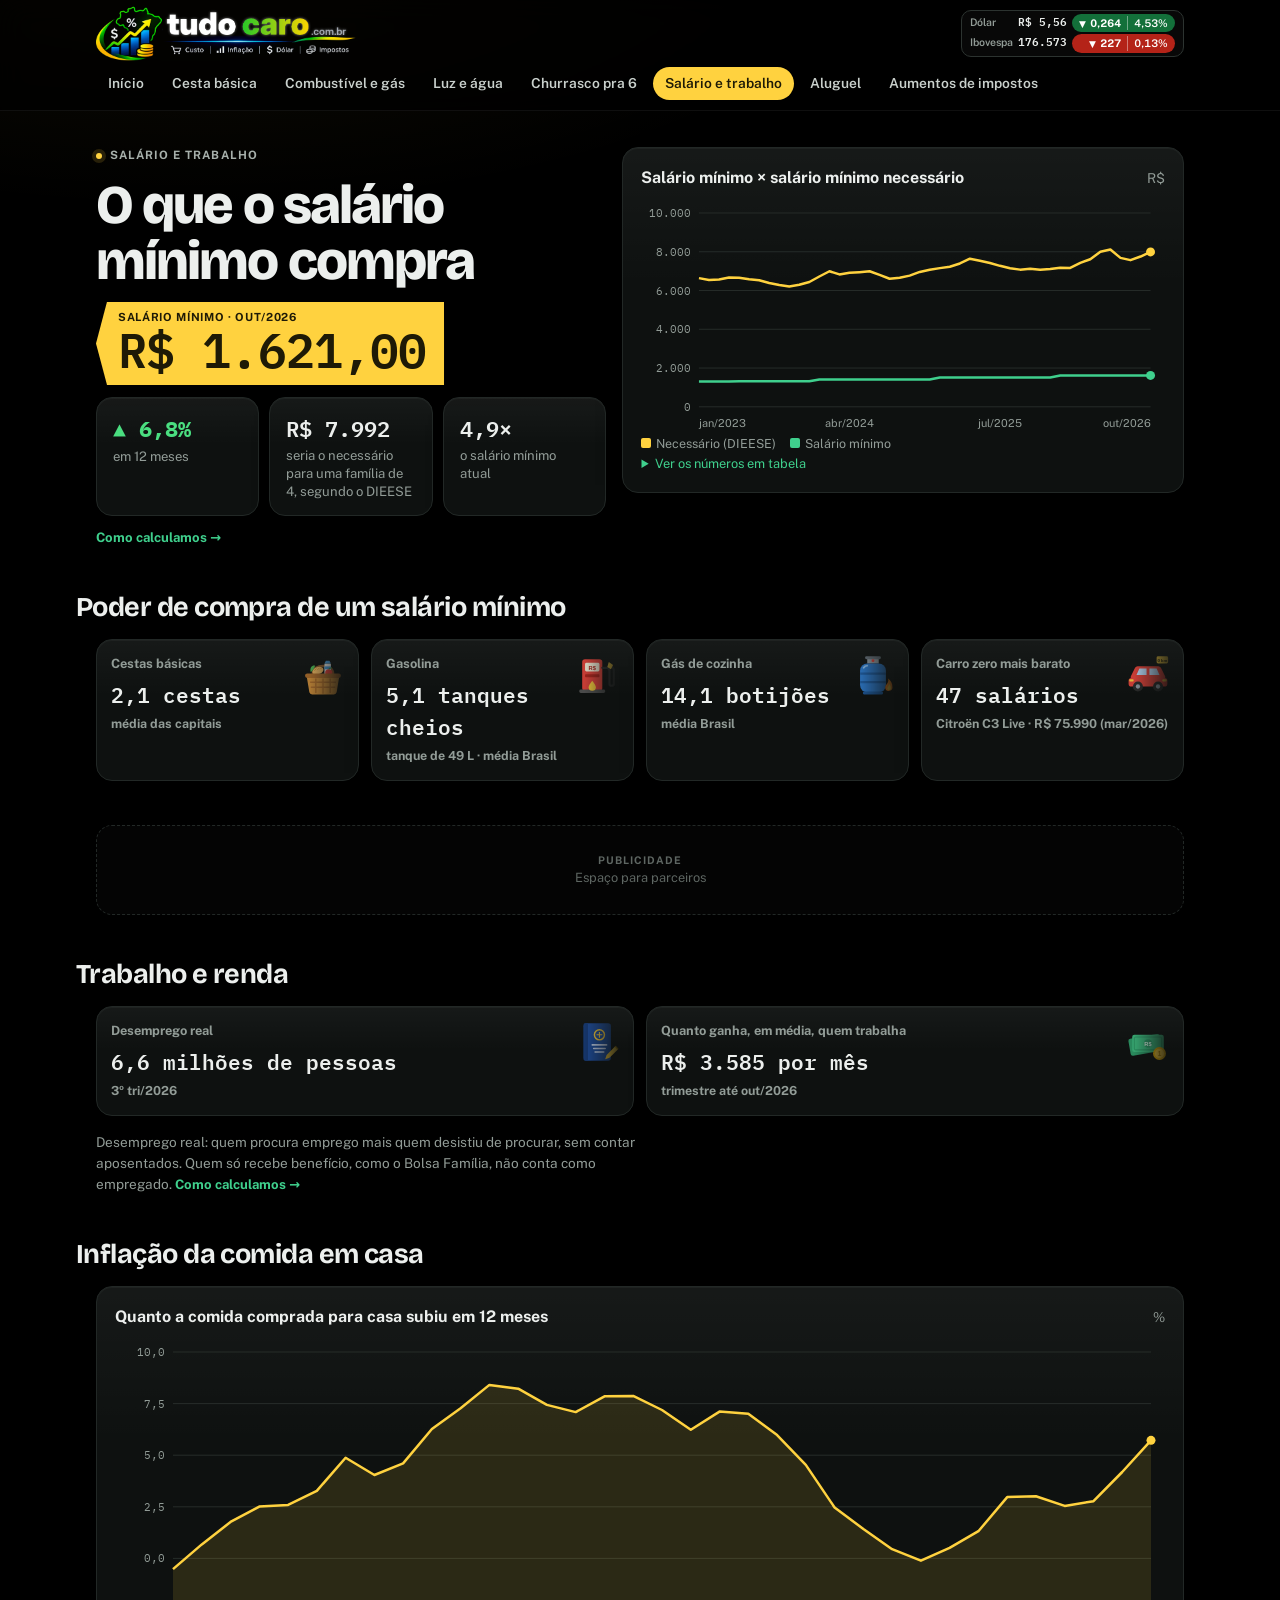
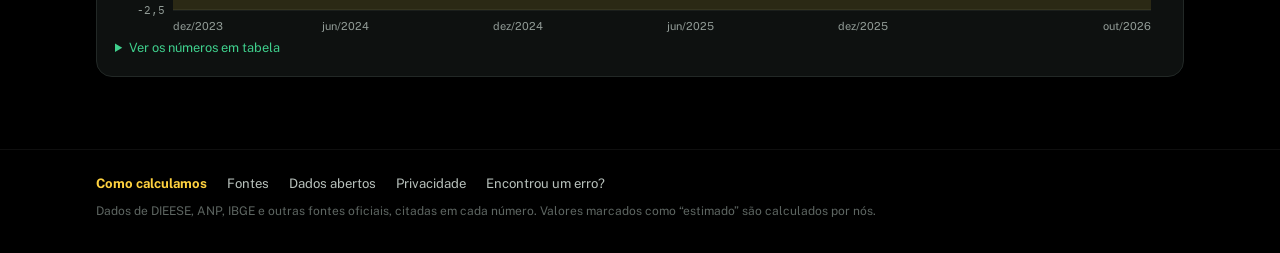
<file: trabalho.html>
<!doctype html>
<html lang="pt-BR" data-repo="toim22/custo-de-vida-brasil">
<head>
<meta charset="utf-8">
<meta name="viewport" content="width=device-width, initial-scale=1, viewport-fit=cover">
<title>Salário mínimo, poder de compra e desemprego real · Tudo Caro</title>
<meta name="description" content="O que o salário mínimo compra hoje: cestas, litros de gasolina, botijões, quanto tempo para um carro zero, salário mínimo necessário e desemprego real.">
<meta name="theme-color" content="#000000">
<link rel="preconnect" href="https://fonts.googleapis.com">
<link rel="stylesheet" href="https://fonts.googleapis.com/css2?family=Bricolage+Grotesque:opsz,wght@12..96,700;12..96,800&family=Public+Sans:wght@400;600;700&family=IBM+Plex+Mono:wght@500;600&display=swap">
<link rel="stylesheet" href="assets/estilo.css?v=20261118-desenhos">
<script src="assets/app.js?v=20261118-desenhos" defer></script>
</head>
<body>
<main class="wrap">
  <section class="bloco heroi">
    <div class="stack">
      <span class="eyebrow">Salário e trabalho</span>
      <h1>O que o salário mínimo compra</h1>
      <span class="tag grande"><span class="lbl" id="lbl">salário mínimo</span><span class="val" id="val">—</span></span>
      <div class="fatos" id="fatos"></div>
      <a class="como" href="como-calculamos.html#salario">Como calculamos →</a>
    </div>
    <div class="grafico"><div class="cab"><b>Salário mínimo × salário mínimo necessário</b><span class="small">R$</span></div><div id="g"></div></div>
  </section>

  <section class="bloco">
    <h2>Poder de compra de um salário mínimo</h2>
    <div class="cards" id="poder"></div>
  </section>

  <div class="anuncio" role="complementary" aria-label="Publicidade"><div><b>Publicidade</b>Espaço para parceiros</div></div>

  <section class="bloco">
    <h2>Trabalho e renda</h2>
    <div class="cards" id="trabalho"></div>
    <p class="small read">Desemprego real: quem procura emprego mais quem desistiu de procurar, sem contar aposentados. Quem só recebe benefício, como o Bolsa Família, não conta como empregado. <a class="como" href="como-calculamos.html#desemprego">Como calculamos →</a></p>
  </section>

  <section class="bloco">
    <h2>Inflação da comida em casa</h2>
    <div class="grafico"><div class="cab"><b>Quanto a comida comprada para casa subiu em 12 meses</b><span class="small">%</span></div><div id="g-comida"></div></div>
  </section>
</main>

<script>
document.addEventListener("DOMContentLoaded", function () {
  var C = window.CVB;
  Promise.all([C.carregar("salario"), C.carregar("cesta"), C.carregar("combustiveis"), C.carregar("trabalho"), C.carregar("ipca"),
    C.config("carro"), C.config("tanque")]).then(function (r) {
    var sal = r[0], cesta = r[1], comb = r[2], trab = r[3], ipca = r[4], carro = r[5], tanque = r[6];
    var litrosTanque = (tanque && tanque.litros) || 49;
    var u = sal && C.ultimo(sal.serie);
    var minimo = u ? u[1] : null, necessario = u ? u[2] : null;
    if (u) {
      document.getElementById("lbl").textContent = "salário mínimo · " + C.data(u[0]);
      document.getElementById("val").textContent = C.brl(minimo, 2);
      var v12 = C.variacao12(sal.serie.map(function (p) { return [p[0], p[1]]; }));
      document.getElementById("fatos").innerHTML =
        (v12 !== null ? '<div class="fato"><span class="num">' + C.variacao(v12, { bomSubir: true }) + "</span><span>em 12 meses</span></div>" : "") +
        '<div class="fato"><span class="num">' + C.brl(necessario, 0) + "</span><span>seria o necessário para uma família de 4, segundo o DIEESE</span></div>" +
        '<div class="fato"><span class="num">' + C.numero(necessario / minimo, 1) + "×</span><span>o salário mínimo atual</span></div>";
      C.grafico(document.getElementById("g"), [
        { nome: "Necessário (DIEESE)", pontos: sal.serie.map(function (p) { return [p[0], p[2]]; }), cor: "#FFD23F" },
        { nome: "Salário mínimo", pontos: sal.serie.map(function (p) { return [p[0], p[1]]; }), cor: "#3FD08D" }
      ], { fmtY: function (v) { return C.numero(v, 0); }, marcos: [["2027-01", "novo mandato"]] });
    }

    var cards = [];
    if (minimo && cesta && cesta.agregados && C.ultimo(cesta.agregados.BR.total)) {
      var cb = C.ultimo(cesta.agregados.BR.total)[1];
      cards.push(["Cestas básicas", C.numero(minimo / cb, 1) + " cestas", "média das capitais"]);
    }
    if (minimo && comb) {
      var g = C.ultimo(comb.series.BR.gasolina), b = C.ultimo(comb.series.BR.glp);
      if (g) cards.push(["Gasolina", C.numero(minimo / (g[1] * litrosTanque), 1) + " tanques cheios", "tanque de " + litrosTanque + " L · média Brasil"]);
      if (b) cards.push(["Gás de cozinha", C.numero(minimo / b[1], 1) + " botijões", "média Brasil"]);
    }
    if (minimo && carro && carro.serie.length) {
      var c = carro.serie[carro.serie.length - 1];
      cards.push(["Carro zero mais barato", C.numero(c[2] / minimo, 0) + " salários", c[1] + " · " + C.brl(c[2], 0) + " (" + C.data(c[0]) + ")"]);
    }
    document.getElementById("poder").innerHTML = cards.map(function (i) { return '<div class="card"><span class="t">' + i[0] + '</span><span class="v">' + i[1] + '</span><span class="d muted">' + i[2] + "</span></div>"; }).join("") ||
      '<p class="aviso" style="grid-column:1/-1">Aparece depois da primeira coleta.</p>';

    var t = [];
    if (trab && trab.desemprego_real && C.ultimo(trab.desemprego_real)) { var d = C.ultimo(trab.desemprego_real); t.push(["Desemprego real", C.milhoes(d[1]) + " de pessoas", C.data(d[0])]); }
    else t.push(["Desemprego real", "em breve", "dados do IBGE (PNAD Contínua)"]);
    if (trab && trab.renda_media && C.ultimo(trab.renda_media)) { var m = C.ultimo(trab.renda_media); t.push(["Quanto ganha, em média, quem trabalha", C.brl(m[1], 0) + " por mês", "trimestre até " + C.data(m[0])]); }
    else t.push(["Quanto ganha, em média, quem trabalha", "em breve", "dados do IBGE (PNAD Contínua)"]);
    document.getElementById("trabalho").innerHTML = t.map(function (i) { return '<div class="card"><span class="t">' + i[0] + '</span><span class="v">' + i[1] + '</span><span class="d muted">' + i[2] + "</span></div>"; }).join("");

    // inflação da comida em casa: soma composta dos últimos 12 meses
    var box = document.getElementById("g-comida");
    var s = ipca && ipca.series.comida_em_casa && ipca.series.comida_em_casa.BR;
    if (s && s.length >= 12) {
      var acum = [];
      for (var i = 11; i < s.length; i++) {
        var f = 1; for (var j = i - 11; j <= i; j++) f *= 1 + s[j][1] / 100;
        acum.push([s[i][0], (f - 1) * 100]);
      }
      C.grafico(box, [{ nome: "Comida em casa, 12 meses", pontos: acum }], { fmtY: function (v) { return C.numero(v, 1); } });
    } else box.innerHTML = '<p class="aviso">Aparece depois da primeira coleta do IPCA.</p>';
  });
});
</script>
</body>
</html>
</file>
<file: assets/estilo.css>
/* Fundo preto em todo o site. Preços importantes vão na etiqueta amarela de gôndola. */
:root {
  --bg: #000000;
  --surface: #101312;
  --surface-2: #171B19;
  --ink: #ECEFED;
  --muted: #929C97;
  --line: #262C29;
  --accent: #3FD08D;
  --accent-soft: #11261B;
  --tag: #FFD23F;
  --tag-ink: #1E1A06;
  --up: #F87171;
  --down: #4ADE80;
  --warn: #FBBF24;
  --warn-bg: #352808;
  --counter: #5E6662;
  --f-display: "Bricolage Grotesque", "Segoe UI", system-ui, sans-serif;
  --f-body: "Public Sans", "Segoe UI", system-ui, sans-serif;
  --f-mono: "IBM Plex Mono", ui-monospace, Menlo, Consolas, monospace;
  color-scheme: dark;
}

* { box-sizing: border-box; }
[hidden] { display: none !important; }
html { -webkit-text-size-adjust: 100%; }
body {
  margin: 0;
  background: var(--bg);
  color: var(--ink);
  font-family: var(--f-body);
  font-size: 16px;
  line-height: 1.55;
}
a { color: var(--accent); }
a:focus-visible, button:focus-visible, select:focus-visible { outline: 3px solid var(--accent); outline-offset: 2px; border-radius: 4px; }
h1, h2, h3 { font-family: var(--f-display); line-height: 1.15; margin: 0; text-wrap: balance; }
h1 { font-size: clamp(1.7rem, 4.5vw, 2.6rem); font-weight: 800; letter-spacing: -.02em; }
h2 { font-size: clamp(1.3rem, 3vw, 1.7rem); font-weight: 700; }
h3 { font-size: 1.05rem; font-weight: 700; }
p { margin: 0; }
.num, .mono { font-family: var(--f-mono); font-variant-numeric: tabular-nums; }
.muted { color: var(--muted); }
.small { font-size: .85rem; color: var(--muted); }
.eyebrow { font-size: .72rem; font-weight: 700; letter-spacing: .09em; text-transform: uppercase; color: var(--muted); }
.visually-hidden { position: absolute; width: 1px; height: 1px; overflow: hidden; clip: rect(0 0 0 0); white-space: nowrap; }

.wrap {
  max-width: 1120px;
  margin: 0 auto;
  padding-left: max(16px, env(safe-area-inset-left, 0px));
  padding-right: max(16px, env(safe-area-inset-right, 0px));
}
.read { max-width: 68ch; }
.stack { display: grid; gap: 12px; }

/* Topo */
.topo { border-bottom: 1px solid var(--line); background: var(--bg); position: sticky; top: 0; z-index: 10; }
.topo .wrap { display: flex; flex-wrap: wrap; align-items: center; gap: 8px 20px; padding-block: 12px; }
.logo { font-family: var(--f-display); font-weight: 800; font-size: 1.1rem; color: var(--ink); text-decoration: none; display: flex; align-items: center; gap: 8px; margin-right: auto; }
.logo i { width: 16px; height: 16px; background: var(--tag); clip-path: polygon(4px 0, 100% 0, 100% 100%, 4px 100%, 0 50%); display: block; }
.menu { display: flex; flex-wrap: wrap; gap: 4px 16px; font-size: .9rem; }
.menu a { color: var(--ink); text-decoration: none; font-weight: 600; padding: 4px 0; border-bottom: 2px solid transparent; }
.menu a[aria-current="page"] { border-bottom-color: var(--tag); }
.menu a:hover { color: var(--tag); }

main { padding-block: 28px 56px; display: grid; gap: 36px; }
section.bloco { display: grid; gap: 16px; min-width: 0; }
section.bloco > * { min-width: 0; }
main > * { min-width: 0; }

/* Etiqueta de gôndola */
.tag { display: inline-flex; flex-direction: column; background: var(--tag); color: var(--tag-ink); padding: 8px 16px 8px 20px; clip-path: polygon(11px 0, 100% 0, 100% 100%, 11px 100%, 0 50%); line-height: 1.1; justify-self: start; }
.tag .lbl { font-size: .7rem; font-weight: 700; letter-spacing: .06em; text-transform: uppercase; }
.tag .val { font-family: var(--f-mono); font-weight: 600; font-size: 1.6rem; font-variant-numeric: tabular-nums; }
.tag.grande .val { font-size: clamp(2rem, 6vw, 3rem); }

/* Filtros */
.filtros { display: flex; flex-wrap: wrap; gap: 10px; align-items: center; }
select { font: inherit; font-weight: 600; font-size: .9rem; background: var(--surface); color: var(--ink); border: 1px solid var(--line); border-radius: 8px; padding: 7px 10px; max-width: 100%; }
.seg { display: inline-flex; border: 1px solid var(--line); border-radius: 8px; overflow: hidden; background: var(--surface); }
.seg button { font: inherit; font-size: .85rem; font-weight: 600; background: transparent; color: var(--muted); border: 0; padding: 7px 12px; cursor: pointer; }
.seg button[aria-pressed="true"] { background: var(--ink); color: var(--bg); }

/* Fatos */
.heroi { display: grid; grid-template-columns: minmax(0, 1fr) minmax(0, 1.1fr); gap: 28px; align-items: start; }
.fatos { display: grid; grid-template-columns: repeat(auto-fit, minmax(150px, 1fr)); gap: 10px; }
.fato { display: grid; gap: 2px; align-content: start; background: var(--surface); border: 1px solid var(--line); border-radius: 10px; padding: 10px 12px; }
.fato .num { font-size: 1.25rem; font-weight: 600; }
.fato .num .d { font-size: inherit; }
.fato > span:last-child { color: var(--muted); font-size: .82rem; line-height: 1.35; }

/* Cartões */
.cards { display: grid; grid-template-columns: repeat(auto-fit, minmax(190px, 1fr)); gap: 12px; }
.card { background: var(--surface); border: 1px solid var(--line); border-radius: 10px; padding: 14px; display: grid; gap: 4px; align-content: start; min-width: 0; color: var(--ink); text-decoration: none; }
a.card:hover { border-color: var(--muted); }
.card .t { font-size: .8rem; font-weight: 700; color: var(--muted); }
.card .v { font-family: var(--f-mono); font-size: 1.3rem; font-weight: 600; font-variant-numeric: tabular-nums; }
.card .d { font-size: .78rem; font-weight: 700; }
.sobe { color: var(--up); }
.desce { color: var(--down); }
.igual { color: var(--muted); }
.d.sobe, .d.desce, .d.igual { white-space: nowrap; }
.d.sobe, .d.desce { font-weight: 700; }

/* Painel da página inicial: um cartão por assunto, cada um leva à sua página */
.painel { display: grid; grid-template-columns: repeat(auto-fit, minmax(270px, 1fr)); gap: 14px; }
.painel .card { padding: 16px; gap: 8px; border-radius: 12px; }
.painel .card .t { font-size: .72rem; letter-spacing: .08em; text-transform: uppercase; }
.painel .card .tag { margin: 2px 0; }
.painel .card .linha { font-size: .86rem; color: var(--muted); }
.painel .card .linha .d { font-size: inherit; }
.painel .card .ir { font-size: .8rem; font-weight: 700; color: var(--accent); margin-top: auto; }
.painel .card.destaque { grid-column: span 2; }
.painel .lista { list-style: none; margin: 0; padding: 0; display: grid; gap: 6px; }
.painel .lista li { display: flex; justify-content: space-between; gap: 10px; border-bottom: 1px solid var(--line); padding-bottom: 6px; font-size: .9rem; }
.painel .lista li:last-child { border-bottom: 0; }
.painel .lista b { font-family: var(--f-mono); font-variant-numeric: tabular-nums; }
.mini-g { padding: 4px 6px 18px 40px; color: var(--tag); }
.mini-a { position: relative; height: 64px; }
.mini-a svg { position: absolute; inset: 0; width: 100%; height: 100%; overflow: visible; }
.mini-a .my { position: absolute; right: 100%; margin-right: 6px; transform: translateY(-50%); font-family: var(--f-mono); font-size: .64rem; color: var(--muted); white-space: nowrap; }
.mini-a .mx { position: absolute; top: 100%; margin-top: 3px; font-size: .64rem; color: var(--muted); white-space: nowrap; }
.mini-a .mponto { position: absolute; right: -4px; width: 8px; height: 8px; margin-top: -4px; border-radius: 50%; background: currentColor; }

/* Bandeiras dos estados */
.uf { display: inline-flex; align-items: center; }
.bandeira { height: 16px; width: auto; vertical-align: -3px; margin-right: 8px; border-radius: 2px; outline: 1px solid rgba(255,255,255,.25); }

/* Gráfico */
.grafico { background: var(--surface); border: 1px solid var(--line); border-radius: 10px; padding: 14px; display: grid; gap: 8px; min-width: 0; }
.grafico svg { width: 100%; height: auto; display: block; -webkit-user-select: none; user-select: none; -webkit-touch-callout: none; -webkit-tap-highlight-color: transparent; }
.grafico .cab { display: flex; flex-wrap: wrap; gap: 8px; justify-content: space-between; align-items: baseline; }
.grafico .rodape { display: flex; flex-wrap: wrap; gap: 4px 14px; font-size: .78rem; color: var(--muted); }
.grafico details summary { cursor: pointer; font-size: .8rem; color: var(--accent); }
.tooltip { position: absolute; pointer-events: none; background: var(--ink); color: var(--bg); font-size: .78rem; font-weight: 600; padding: 4px 8px; border-radius: 6px; white-space: nowrap; transform: translate(-50%, -120%); z-index: 2; box-shadow: 0 4px 14px rgba(0,0,0,.35); }

/* Tabelas */
.tabela { overflow-x: auto; border: 1px solid var(--line); border-radius: 10px; }
.titulo-filtro { display: flex; flex-wrap: wrap; gap: 10px 16px; align-items: center; justify-content: space-between; }
.seg.pequeno button { font-size: .78rem; padding: 6px 10px; }
.seg { flex-wrap: wrap; }
tr.total td { background: var(--surface-2); border-top: 2px solid var(--muted); font-weight: 700; font-size: 1rem; padding-block: 12px; }
tr.total td:last-child { color: var(--tag); font-size: 1.1rem; }
table { border-collapse: collapse; width: 100%; font-size: .88rem; }
th, td { padding: 8px 12px; text-align: left; border-bottom: 1px solid var(--line); }
th { font-size: .7rem; letter-spacing: .07em; text-transform: uppercase; color: var(--muted); background: var(--surface-2); }
td.r, th.r { text-align: right; font-family: var(--f-mono); font-variant-numeric: tabular-nums; white-space: nowrap; }
tr:last-child td { border-bottom: 0; }

/* Barras de itens */
.itens { display: grid; gap: 0; border: 1px solid var(--line); border-radius: 10px; overflow: hidden; }
.item { display: grid; grid-template-columns: minmax(0, 13rem) 7.5rem minmax(0, 1fr) 6rem 5rem; gap: 12px; align-items: center; font-size: .88rem; padding: 6px 12px; border-bottom: 1px solid var(--line); background: none; border-left: 0; border-right: 0; border-top: 0; color: inherit; font-family: inherit; text-align: left; cursor: pointer; width: 100%; }
.item:last-child { border-bottom: 0; }
.item:hover, .item[aria-pressed="true"] { background: var(--surface); }
.item .nome { white-space: nowrap; overflow: hidden; text-overflow: ellipsis; }
.item .unid { color: var(--muted); font-size: .8rem; }
.item .barra { height: 8px; border-radius: 3px; background: var(--tag); opacity: .55; min-width: 2px; }
.item .r { text-align: right; font-family: var(--f-mono); font-variant-numeric: tabular-nums; white-space: nowrap; }
.item .var .d { font-size: .82rem; }

/* Selos e avisos */
.selo { display: inline-block; font-size: .72rem; font-weight: 700; padding: 1px 8px; border-radius: 999px; background: var(--warn-bg); color: var(--warn); vertical-align: middle; }
.aviso { background: var(--surface); border: 1px dashed var(--line); border-radius: 10px; padding: 16px; color: var(--muted); }
.explica { background: var(--accent-soft); border-radius: 10px; padding: 12px 14px; font-size: .92rem; }
.como { font-size: .82rem; font-weight: 700; color: var(--accent); text-decoration: none; }
.como:hover { text-decoration: underline; }

/* Barra de impostos */
.impostos { display: flex; min-height: 46px; border-radius: 6px; overflow: hidden; font-size: .72rem; font-weight: 700; }
.impostos div { display: flex; flex-direction: column; justify-content: center; align-items: center; gap: 1px; padding: 4px 6px; color: var(--tag-ink); min-width: 0; overflow: hidden; white-space: nowrap; line-height: 1.15; text-align: center; }
.impostos .p2 { min-width: 88px; }
.impostos .r { font-size: .68rem; font-weight: 600; }
.impostos b { font-family: var(--f-mono); font-size: .86rem; font-weight: 600; font-variant-numeric: tabular-nums; }
.impostos .p1 { background: #8CCBA8; }
.impostos .p2 { background: var(--tag); }

/* Anúncio */
.anuncio { border: 1px dashed var(--line); border-radius: 10px; min-height: 90px; display: grid; place-items: center; text-align: center; color: var(--counter); font-size: .8rem; padding: 10px; }
.anuncio b { display: block; font-size: .66rem; letter-spacing: .1em; text-transform: uppercase; }

/* Churrasco */
.churras { display: grid; grid-template-columns: minmax(0, 1fr) auto; gap: 16px; align-items: center; background: var(--surface); border: 1px solid var(--line); border-radius: 10px; padding: 16px; color: var(--ink); text-decoration: none; }
.chips { display: flex; flex-wrap: wrap; gap: 6px; padding: 0; margin: 0; list-style: none; }
.chips li { font-size: .78rem; border: 1px solid var(--line); border-radius: 999px; padding: 2px 9px; color: var(--muted); }

/* Rodapé */
.rodape-site { border-top: 1px solid var(--line); background: #000; }
.rodape-site .wrap { display: flex; flex-wrap: wrap; gap: 8px 20px; align-items: baseline; padding-block: 18px 24px; font-size: .82rem; }
.rodape-site a { color: #B8C1BC; text-decoration: none; }
.rodape-site a:hover { color: var(--tag); }
.rodape-site a.destaque { color: var(--tag); font-weight: 700; }
.rodape-site .fonte { width: 100%; color: var(--counter); font-size: .75rem; }
.visitas { margin-left: auto; font-family: var(--f-mono); font-size: .68rem; color: var(--counter); font-variant-numeric: tabular-nums; }

/* Texto longo (Como calculamos) */
.texto h2 { margin-top: 12px; }
.texto h3 { margin-top: 6px; }
.texto p, .texto li { color: #CDD3D0; }
.texto ul { padding-left: 20px; margin: 0; display: grid; gap: 4px; }
.texto code { font-family: var(--f-mono); font-size: .88em; background: var(--surface-2); padding: 1px 5px; border-radius: 4px; }
.indice { display: flex; flex-wrap: wrap; gap: 6px 14px; font-size: .9rem; }

@media (max-width: 860px) {
  .heroi { grid-template-columns: 1fr; }
  .cards { grid-template-columns: repeat(2, minmax(0, 1fr)); }
  .churras { grid-template-columns: 1fr; }
  .item { grid-template-columns: minmax(0, 1fr) auto 5rem 3.8rem; gap: 8px; padding: 6px 10px; font-size: .84rem; }
  .item .barra { display: none; }
  .item .unid { font-size: .74rem; }
  .item .rs, .impostos .longo { display: none; }
  td.r.nw { white-space: nowrap; }
  .pos { display: none; }
  #rank td, #rank + * { font-size: .82rem; }
  .bandeira { margin-right: 6px; }
  .painel { grid-template-columns: repeat(auto-fit, minmax(240px, 1fr)); }
  .painel .card.destaque { grid-column: auto; }
  .fatos { grid-template-columns: repeat(2, minmax(0, 1fr)); }
  th, td { padding: 8px; }
  td.r, th.r { white-space: normal; }
}
@media (prefers-reduced-motion: reduce) { * { scroll-behavior: auto !important; transition: none !important; } }
.nw { white-space: nowrap; }

/* Selo de alta/queda dentro da etiqueta amarela (página inicial). Fundo escuro e texto branco para ler bem no amarelo. */
.tag .selo-var { align-self: flex-start; margin-top: 5px; font-family: var(--f-body); font-size: .74rem; font-weight: 700; letter-spacing: .01em; padding: 2px 9px; border-radius: 999px; color: #fff; white-space: nowrap; }
.tag .selo-var.sobe { background: #B42318; color: #fff; }
.tag .selo-var.desce { background: #13703A; color: #fff; }
.tag .selo-var.igual { background: rgba(30, 26, 6, .14); color: var(--tag-ink); }

/* ===================== Refino visual (mais moderno) =====================
   Só ajustes de aparência: cantos mais redondos, cartões com leve brilho, menu em pílulas,
   tabelas mais leves e botões consistentes. As cores de alta/queda não mudam. */
:root {
  --surface: #0E1110;
  --surface-2: #151917;
  --line: #222826;
  --line-2: #2C3330;
  --raio: 16px;
  --sombra: 0 1px 0 rgba(255,255,255,.04) inset, 0 10px 30px -18px rgba(0,0,0,.9);
}
body { background: radial-gradient(1200px 500px at 15% -10%, rgba(255,210,63,.07), transparent 60%), var(--bg); background-attachment: fixed; }
::selection { background: var(--tag); color: var(--tag-ink); }

/* Topo: vidro fosco e menu em pílulas que rola de lado no celular */
.topo { background: rgba(0,0,0,.72); backdrop-filter: saturate(160%) blur(14px); -webkit-backdrop-filter: saturate(160%) blur(14px); border-bottom-color: rgba(255,255,255,.06); }
.topo .wrap { padding-block: 10px; gap: 10px 24px; }
.logo { font-size: 1.05rem; letter-spacing: -.01em; }
.menu { gap: 4px; flex-wrap: nowrap; overflow-x: auto; scrollbar-width: none; -webkit-overflow-scrolling: touch; max-width: 100%; }
.menu::-webkit-scrollbar { display: none; }
.menu a { padding: 6px 12px; border-radius: 999px; border: 0; color: #C9D0CC; white-space: nowrap; font-size: .86rem; transition: background .15s, color .15s; }
.menu a:hover { color: var(--ink); background: rgba(255,255,255,.06); }
.menu a[aria-current="page"] { background: var(--tag); color: var(--tag-ink); }

/* Títulos */
h1 { font-size: clamp(2rem, 5.5vw, 3.4rem); letter-spacing: -.035em; line-height: 1.04; }
h2 { letter-spacing: -.02em; }
.eyebrow { color: #A7B0AB; display: inline-flex; align-items: center; gap: 8px; }
.eyebrow::before { content: ""; width: 6px; height: 6px; border-radius: 50%; background: var(--tag); box-shadow: 0 0 0 4px rgba(255,210,63,.15); flex: none; }
main { padding-block: 36px 72px; gap: 44px; }

/* Cartões e caixas: mesmo raio, borda suave e brilho de cima */
.card, .fato, .grafico, .explica, .aviso, .churras, .tabela, .itens {
  border-radius: var(--raio);
}
.card, .fato, .grafico, .churras {
  background: linear-gradient(180deg, rgba(255,255,255,.035), rgba(255,255,255,0) 40%), var(--surface);
  border: 1px solid var(--line);
  box-shadow: var(--sombra);
}
a.card { transition: transform .18s ease, border-color .18s ease, box-shadow .18s ease; }
a.card:hover { transform: translateY(-2px); border-color: var(--line-2); box-shadow: var(--sombra), 0 18px 40px -24px rgba(255,210,63,.25); }
.painel { gap: 16px; }
.painel .card { padding: 20px; gap: 10px; }
.painel .card .t { color: #A7B0AB; }
.painel .card .ir { display: inline-flex; align-items: center; gap: 4px; }
a.card:hover .ir { text-decoration: underline; text-underline-offset: 3px; }
.fato { padding: 14px 16px; }
.fato .num { font-size: 1.35rem; }
.grafico { padding: 18px; }
.explica { background: linear-gradient(135deg, rgba(63,208,141,.14), rgba(63,208,141,.05)); border: 1px solid rgba(63,208,141,.18); }

/* Etiqueta amarela: um pouco mais de presença */
.tag { padding: 9px 18px 9px 22px; box-shadow: 0 8px 24px -14px rgba(255,210,63,.6); }
.tag .val { letter-spacing: -.02em; }

/* Filtros: seletor e botões em pílula */
select { appearance: none; -webkit-appearance: none; border-radius: 999px; padding: 8px 38px 8px 14px; background-color: var(--surface-2); border-color: var(--line-2);
  background-image: url("data:image/svg+xml,%3Csvg xmlns='http://www.w3.org/2000/svg' width='12' height='8' viewBox='0 0 12 8'%3E%3Cpath d='M1 1l5 5 5-5' fill='none' stroke='%23A7B0AB' stroke-width='1.6' stroke-linecap='round'/%3E%3C/svg%3E");
  background-repeat: no-repeat; background-position: right 14px center; cursor: pointer; }
select:hover { border-color: #3A433F; }
.seg { border-radius: 999px; padding: 3px; gap: 2px; background: var(--surface-2); border-color: var(--line-2); }
.seg button { border-radius: 999px; padding: 6px 13px; transition: background .15s, color .15s; }
.seg button:hover { color: var(--ink); }
.seg button[aria-pressed="true"] { background: var(--tag); color: var(--tag-ink); }
.seg.pequeno button { padding: 5px 11px; }

/* Tabelas mais leves */
.tabela { background: var(--surface); border-color: var(--line); }
th { background: transparent; border-bottom: 1px solid var(--line-2); font-size: .68rem; }
td { border-bottom-color: rgba(255,255,255,.05); }
tbody tr { transition: background .12s; }
tbody tr:hover td { background: rgba(255,255,255,.025); }
tr.total td { background: rgba(255,210,63,.07); border-top: 1px solid rgba(255,210,63,.35); }
.itens { background: var(--surface); }
.item { border-bottom-color: rgba(255,255,255,.05); }
.item .barra { border-radius: 999px; background: linear-gradient(90deg, rgba(255,210,63,.35), rgba(255,210,63,.8)); opacity: 1; }

/* Selos e anúncio */
.selo { border-radius: 999px; }
.anuncio { border-radius: var(--raio); border-color: var(--line); background: rgba(255,255,255,.015); }

/* Rodapé */
.rodape-site { background: transparent; border-top-color: rgba(255,255,255,.06); }
.rodape-site .wrap { padding-block: 24px 32px; }

@media (max-width: 860px) {
  .topo .wrap { gap: 8px; }
  .menu { margin-inline: -16px; padding-inline: 16px; width: calc(100% + 32px); max-width: none; }
  .painel .card { padding: 16px; }
}
@media (prefers-reduced-motion: reduce) { a.card:hover { transform: none; } }
.painel .card { display: flex; flex-direction: column; }
.painel .card .tag { align-self: flex-start; }
.painel .card .ir { margin-top: auto; padding-top: 6px; }

/* ===================== Animações =====================
   Só valem quando o JavaScript liga a classe .anima (e nunca para quem pede menos movimento). */
@keyframes desenha { from { clip-path: inset(0 100% 0 0); } to { clip-path: inset(0 0 0 0); } }
@keyframes cresce { from { transform: scaleX(0); } to { transform: scaleX(1); } }
@keyframes pulsa { 0% { box-shadow: 0 0 0 0 rgba(255,210,63,.55); } 100% { box-shadow: 0 0 0 7px rgba(255,210,63,0); } }
.anima .aparece { opacity: 0; transform: translateY(14px); transition: opacity .55s ease, transform .55s cubic-bezier(.2,.7,.2,1); transition-delay: var(--atraso, 0ms); }
.anima .aparece.visivel { opacity: 1; transform: none; }
.anima a.card.aparece.visivel:hover { transform: translateY(-2px); transition-delay: 0ms; }
.anima .tag.aparece { transform: translateX(-10px); }
.anima .tag.aparece.visivel { transform: none; }
/* gráficos se desenham */
.anima .visivel .mini-a svg, .anima .grafico.visivel > div > svg, .anima .grafico.visivel svg[role="img"] { animation: desenha 1.1s cubic-bezier(.3,.6,.2,1) both; animation-delay: calc(var(--atraso, 0ms) + 150ms); }
.anima .visivel .mini-a .mponto { animation: pulsa 1.6s ease-out 1.2s 2; }
/* barras crescem */
.anima .visivel .item .barra { transform-origin: left center; animation: cresce .8s cubic-bezier(.2,.7,.2,1) both; }
.anima .itens.visivel .item:nth-child(n) .barra { animation-delay: calc(var(--i, 0) * 40ms); }
.anima .impostos.visivel > div { transform-origin: left center; animation: cresce .7s cubic-bezier(.2,.7,.2,1) both; }
.anima .impostos.visivel > div + div { animation-delay: .15s; }
/* selo de alta/queda entra depois do número */
.anima .tag.aparece .selo-var { opacity: 0; transform: translateY(4px); transition: opacity .4s ease .55s, transform .4s ease .55s; }
.anima .tag.aparece.visivel .selo-var { opacity: 1; transform: none; }
@media (prefers-reduced-motion: reduce) {
  .anima .aparece { opacity: 1 !important; transform: none !important; }
  .anima * { animation: none !important; }
}

/* ===================== Mais animação ===================== */
@keyframes entra-pagina { from { opacity: 0; transform: translateY(18px); } to { opacity: 1; transform: none; } }
@keyframes linha { from { opacity: 0; transform: translateX(-18px); } to { opacity: 1; transform: none; } }
@keyframes surge { from { opacity: 0; transform: scale(.4); } to { opacity: 1; transform: none; } }
@keyframes pula-cima { 0%, 100% { transform: translateY(0); } 35% { transform: translateY(-5px); } 60% { transform: translateY(1px); } }
@keyframes pula-baixo { 0%, 100% { transform: translateY(0); } 35% { transform: translateY(5px); } 60% { transform: translateY(-1px); } }
@keyframes brilho { from { background-position: -200% 0; } to { background-position: 200% 0; } }
@keyframes balanca { 0%, 100% { transform: rotate(0); } 25% { transform: rotate(-1.5deg); } 75% { transform: rotate(1.5deg); } }

/* entrada da página e saída ao clicar num link */
.anima main { animation: entra-pagina .6s cubic-bezier(.2,.7,.2,1) both; }
html.saindo main { opacity: 0; transform: translateY(-10px); transition: opacity .2s ease, transform .2s ease; }
html.saindo .topo .menu a:not([aria-current]) { opacity: .5; }

/* entradas mais visíveis */
.anima .aparece { transform: translateY(30px) scale(.97); transition: opacity .7s ease, transform .7s cubic-bezier(.2,.8,.2,1.15); }
.anima .tag.aparece { transform: translateX(-24px) rotate(-2deg); }
.anima .tag.aparece.visivel { animation: balanca .6s ease 1s 1; }
.anima .bloco > h2.aparece, .anima .titulo-filtro.aparece { transform: translateX(-20px); }

/* listas e tabelas: linha por linha */
.anima .visivel tbody > tr, .anima .itens.visivel > .item, .anima .ufs.visivel > .uf, .anima .visivel .lista li {
  animation: linha .5s cubic-bezier(.2,.8,.2,1) both; animation-delay: calc(var(--i, 0) * 45ms + 120ms);
}
.anima .itens.visivel > .item .barra { animation-delay: calc(var(--i, 0) * 45ms + 300ms); animation-duration: 1s; }
.anima .hist-band.visivel .c { animation: surge .35s cubic-bezier(.2,.8,.3,1.4) both; animation-delay: calc(var(--i, 0) * 30ms); }
.anima .cards > .card.aparece, .anima .la-cards > .la-card.aparece { transition-delay: calc(var(--i, 0) * 70ms); }

/* setas de alta e queda dão um pulinho quando aparecem */
.anima .visivel .d.sobe, .anima .visivel .sobe > .d, .anima .visivel .selo-var.sobe { display: inline-block; animation: pula-cima .7s ease 1.1s 2; }
.anima .visivel .d.desce, .anima .visivel .selo-var.desce { display: inline-block; animation: pula-baixo .7s ease 1.1s 2; }

/* hover mais vivo */
a.card { transition: transform .25s cubic-bezier(.2,.8,.2,1.3), border-color .2s, box-shadow .25s; }
.anima a.card.aparece.visivel:hover, a.card:hover { transform: translateY(-6px) scale(1.012); border-color: rgba(255,210,63,.45); box-shadow: var(--sombra), 0 22px 50px -22px rgba(255,210,63,.45); }
a.card:hover .tag { transform: rotate(-1.5deg) scale(1.03); transition: transform .25s cubic-bezier(.2,.8,.2,1.4); }
a.card:hover .ir { color: var(--tag); }
.menu a:hover { transform: translateY(-1px); }
.seg button:active, .menu a:active, a.card:active { transform: scale(.97); }
tbody tr:hover td { background: rgba(255,210,63,.06); }
.item:hover { background: rgba(255,210,63,.05); }
.item:hover .barra { filter: brightness(1.25); }
/* brilho que passa na etiqueta amarela ao passar o mouse */
a.card:hover .tag::after, .tag.grande:hover::after { content: ""; position: absolute; inset: 0; background: linear-gradient(110deg, transparent 30%, rgba(255,255,255,.55) 50%, transparent 70%); background-size: 200% 100%; animation: brilho .9s ease; pointer-events: none; }
.tag { position: relative; }

@media (prefers-reduced-motion: reduce) {
  .anima main, html.saindo main { animation: none !important; opacity: 1 !important; transform: none !important; }
  a.card:hover, a.card:hover .tag { transform: none !important; }
  a.card:hover .tag::after, .tag.grande:hover::after { display: none; }
}

/* ===================== Escolha do local (Brasil, regiões, estados) ===================== */
.escolha-btn { font: inherit; font-weight: 600; font-size: 1rem; display: inline-flex; align-items: center; gap: 10px; min-height: 44px; padding: 8px 16px; max-width: 100%;
  background: var(--surface-2); color: var(--ink); border: 1px solid var(--line-2); border-radius: 999px; cursor: pointer; transition: border-color .15s, background .15s; }
.escolha-btn:hover { border-color: var(--tag); }
.escolha-btn .bandeira { margin: 0; }
.escolha-btn svg { color: #A7B0AB; margin-left: 4px; flex: none; }
.escolha-btn > span:not(.escolha-ico) { white-space: nowrap; overflow: hidden; text-overflow: ellipsis; }
.escolha-ico { color: var(--tag); font-size: .9rem; }
html.escolha-aberta, html.escolha-aberta body { overflow: hidden; }
.escolha { position: fixed; inset: 0; z-index: 100; background: rgba(0,0,0,.6); backdrop-filter: blur(6px); -webkit-backdrop-filter: blur(6px);
  display: flex; align-items: flex-start; justify-content: center; padding: 10vh 16px 16px; }
.escolha-painel { width: min(560px, 100%); max-height: 80vh; display: flex; flex-direction: column; gap: 12px; padding: 18px;
  background: #121614; border: 1px solid var(--line-2); border-radius: 20px; box-shadow: 0 30px 80px -20px rgba(0,0,0,.9); }
.escolha-topo { display: flex; align-items: center; justify-content: space-between; font-family: var(--f-display); font-size: 1.15rem; }
.escolha-fechar { font: inherit; font-size: 1rem; width: 36px; height: 36px; border-radius: 50%; border: 0; background: rgba(255,255,255,.07); color: var(--ink); cursor: pointer; }
.escolha-busca { font: inherit; font-size: 16px; width: 100%; padding: 10px 14px; border-radius: 12px; border: 1px solid var(--line-2); background: var(--bg); color: var(--ink); }
.escolha-busca:focus { outline: 2px solid var(--tag); outline-offset: 1px; }
/* a lista rola sozinha, também no toque, sem arrastar a página atrás */
.escolha-lista { overflow-y: auto; overscroll-behavior: contain; -webkit-overflow-scrolling: touch; touch-action: pan-y; min-height: 0; flex: 1 1 auto; padding-right: 2px; }
.escolha-grupo { font-size: .7rem; font-weight: 700; letter-spacing: .09em; text-transform: uppercase; color: var(--muted); margin: 12px 0 6px; }
.escolha-itens { display: flex; flex-wrap: wrap; gap: 6px; }
.escolha-itens.muitos { display: grid; grid-template-columns: repeat(auto-fill, minmax(150px, 1fr)); }
.escolha-itens button { font: inherit; font-size: .92rem; font-weight: 600; display: inline-flex; align-items: center; gap: 8px; min-height: 42px; padding: 8px 12px; text-align: left;
  background: var(--surface-2); color: var(--ink); border: 1px solid var(--line); border-radius: 12px; cursor: pointer; }
.escolha-itens button:hover { border-color: var(--line-2); background: #1B201E; }
.escolha-itens button[aria-pressed="true"] { background: var(--tag); color: var(--tag-ink); border-color: var(--tag); }
.escolha-itens .bandeira { margin: 0; }
@media (max-width: 860px) {
  .escolha { align-items: flex-end; padding: 0; }
  .escolha-painel { width: 100%; max-height: 85vh; border-radius: 20px 20px 0 0; padding: 16px 16px max(16px, env(safe-area-inset-bottom)); }
  .escolha-itens.muitos { grid-template-columns: repeat(2, minmax(0, 1fr)); }
}
@keyframes gaveta { from { transform: translateY(40px); opacity: 0; } to { transform: none; opacity: 1; } }
.anima .escolha-painel { animation: gaveta .3s cubic-bezier(.2,.8,.2,1) both; }
@media (prefers-reduced-motion: reduce) { .escolha-painel { animation: none !important; } }

/* Ícone de região: mapinha do Brasil com a região em amarelo (sem a moldura das bandeiras) */
.bandeira.mapa { outline: 0; border-radius: 0; }

/* Dólar e Ibovespa no canto superior direito (todas as páginas), um embaixo do outro */
.topo .logo { margin-right: 0; }
.cotas { order: 0; margin-left: auto; display: inline-grid; grid-template-columns: auto auto auto; column-gap: 6px; row-gap: 3px; align-items: baseline; padding: 4px 10px; border-radius: 10px; border: 1px solid var(--line-2, var(--line)); background: rgba(255,255,255,.03); color: var(--ink); text-decoration: none; font-size: .7rem; line-height: 1.25; transition: border-color .15s, background .15s; }
.cotas:hover, .cotas[aria-current="page"] { border-color: var(--tag); background: rgba(255,210,63,.08); }
.cota { display: contents; white-space: nowrap; }
.cota .cn { color: var(--muted); font-weight: 600; }
.cota b { font-family: var(--f-mono); font-weight: 600; font-variant-numeric: tabular-nums; text-align: right; white-space: nowrap; }
.cota .d { font-size: .66rem; text-align: right; }
/* no topo, a variação vai num selo com fundo vermelho/verde e letra branca (como na etiqueta amarela da página inicial) */
.cota .d.vd { justify-self: stretch; justify-content: flex-end; align-self: center; padding: 2px 7px; border-radius: 999px; color: #fff; font-weight: 700; line-height: 1.35; }
.cota .d.vd.sobe { background: #B42318; }
.cota .d.vd.desce { background: #13703A; }
.cota .d.vd.igual { background: rgba(255,255,255,.10); color: var(--ink); }
.cota .d.vd .vp { opacity: 1; min-width: 3.6em; text-align: right; border-left-color: rgba(255,255,255,.4); }
.cota .cn-c { display: none; }
.topo .menu { order: 1; flex: 1 0 100%; }
@media (max-width: 560px) {
  .cotas { font-size: .66rem; padding: 3px 8px; column-gap: 5px; }
  .cota .cn-l { display: none; }
  .cota .cn-c { display: inline; }
}

/* Variação em valor e em %: ▲ R$ 0,05 · 0,87% */
.d.vd { display: inline-flex; align-items: baseline; gap: 0; white-space: nowrap; font-variant-numeric: tabular-nums; }
.d.vd .vt { margin-right: 4px; font-size: .85em; }
.d.vd .va { font-weight: 700; }
.d.vd .vp { margin-left: 6px; padding-left: 6px; border-left: 1px solid currentColor; border-left-color: color-mix(in srgb, currentColor 35%, transparent); opacity: .85; font-weight: 600; }
.d.vd .vs { margin-left: 6px; color: var(--muted); font-weight: 600; }
.d.vd.igual .vp { border-left-color: var(--line); }

/* Página mercado.html */
.m-grupo { display: grid; gap: 10px; }
.m-grupo h3 { font-size: .78rem; letter-spacing: .08em; text-transform: uppercase; color: #A7B0AB; font-family: var(--f-body); }
.m-cards { display: grid; grid-template-columns: repeat(auto-fill, minmax(200px, 1fr)); gap: 12px; }
button.card { font: inherit; text-align: left; cursor: pointer; transition: transform .18s ease, border-color .18s ease, box-shadow .18s ease; }
button.card:hover { transform: translateY(-2px); border-color: var(--line-2, var(--muted)); }
button.card[aria-pressed="true"] { border-color: var(--tag); box-shadow: 0 0 0 1px var(--tag), var(--sombra, none); }
.m-card .topo-c { display: flex; justify-content: space-between; gap: 8px; align-items: baseline; }
.m-card .cod { font-family: var(--f-mono); font-size: .72rem; color: var(--muted); }
.m-card .v { font-size: 1.35rem; }
.m-card .sub { font-size: .76rem; color: var(--muted); }
.m-card svg.spark { width: 100%; height: 38px; color: var(--tag); margin-top: 4px; }
@media (max-width: 860px) { .m-cards { grid-template-columns: repeat(2, minmax(0, 1fr)); } }
.m-datas { display: flex; flex-wrap: wrap; align-items: center; gap: 8px 10px; padding: 10px 12px; border: 1px solid var(--line-2, var(--line)); border-radius: 14px; background: var(--surface); width: fit-content; max-width: 100%; }
.m-datas label { display: inline-flex; align-items: center; gap: 8px; font-size: .8rem; font-weight: 600; color: var(--muted); }
.m-datas input[type="date"] { font: inherit; font-family: var(--f-mono); font-size: .86rem; color: var(--ink); background: var(--surface-2); border: 1px solid var(--line-2, var(--line)); border-radius: 999px; padding: 6px 12px; color-scheme: dark; }
.m-datas input[type="date"]:focus-visible { outline: 3px solid var(--accent); outline-offset: 2px; }
.m-datas .atalhos { display: inline-flex; flex-wrap: wrap; gap: 6px; }
.m-datas .atalhos button { font: inherit; font-size: .76rem; font-weight: 600; color: var(--muted); background: transparent; border: 1px solid var(--line-2, var(--line)); border-radius: 999px; padding: 4px 10px; cursor: pointer; }
.m-datas .atalhos button:hover { color: var(--ink); border-color: var(--muted); }
.m-datas .aviso-datas { flex-basis: 100%; font-size: .78rem; color: var(--warn); }
.m-card .m-var { font-size: .74rem; font-weight: 600; color: var(--muted); line-height: 1.5; }
.m-card .m-var .d.vd { font-size: .78rem; }
@media (max-width: 560px) { .m-datas { width: 100%; } .m-datas label { flex: 1 1 140px; justify-content: space-between; } }

/* Logo em imagem (banner recortado, com a linha Custo | Inflação | Dólar | Impostos). Fundo transparente. */
.logo img { display: block; height: 56px; width: auto; margin-block: -6px; }
.topo .cotas { padding: 3px 8px; column-gap: 5px; row-gap: 2px; font-size: .66rem; }
@media (max-width: 560px) {
  .logo img { height: 40px; margin-block: -4px; }
  .topo .cotas { font-size: .62rem; padding: 2px 7px; column-gap: 4px; }
  .topo .cota .d.vd .va { display: none; }          /* no celular, só seta e % (o valor fica na página Mercado) */
  .topo .cota .d.vd .vp { min-width: 0; border-left: 0; padding-left: 0; }
}

/* Desenho no canto de cada cartão: some da esquerda para a direita e fica atrás do conteúdo */
.card, .la-card { position: relative; isolation: isolate; }
.ico-card { position: absolute; top: 12px; right: 12px; width: 68px; height: 68px; z-index: 0; pointer-events: none; opacity: .85;
  -webkit-mask-image: linear-gradient(to right, #000 20%, rgba(0,0,0,.15) 100%); mask-image: linear-gradient(to right, #000 20%, rgba(0,0,0,.15) 100%); }
.ico-card img { width: 100%; height: 100%; display: block; }
:where(.card, .la-card) > :where(:not(.ico-card)) { position: relative; z-index: 1; }
.painel .card.destaque .ico-card { width: 80px; height: 80px; }
.la-card .ico-card { width: 52px; height: 52px; }
.la-card #bolso { padding-right: 52px; }
.m-card .ico-card { width: 32px; height: 32px; top: 10px; right: 10px; }
.m-card .topo-c { padding-right: 36px; }
.cards > .card .ico-card { width: 46px; height: 46px; }
.cards > .card .t { padding-right: 44px; }
@media (max-width: 640px) { .ico-card { width: 50px; height: 50px; top: 10px; right: 10px; } .painel .card.destaque .ico-card { width: 56px; height: 56px; } }
.painel .card > .t { padding-right: 60px; }
</file>
